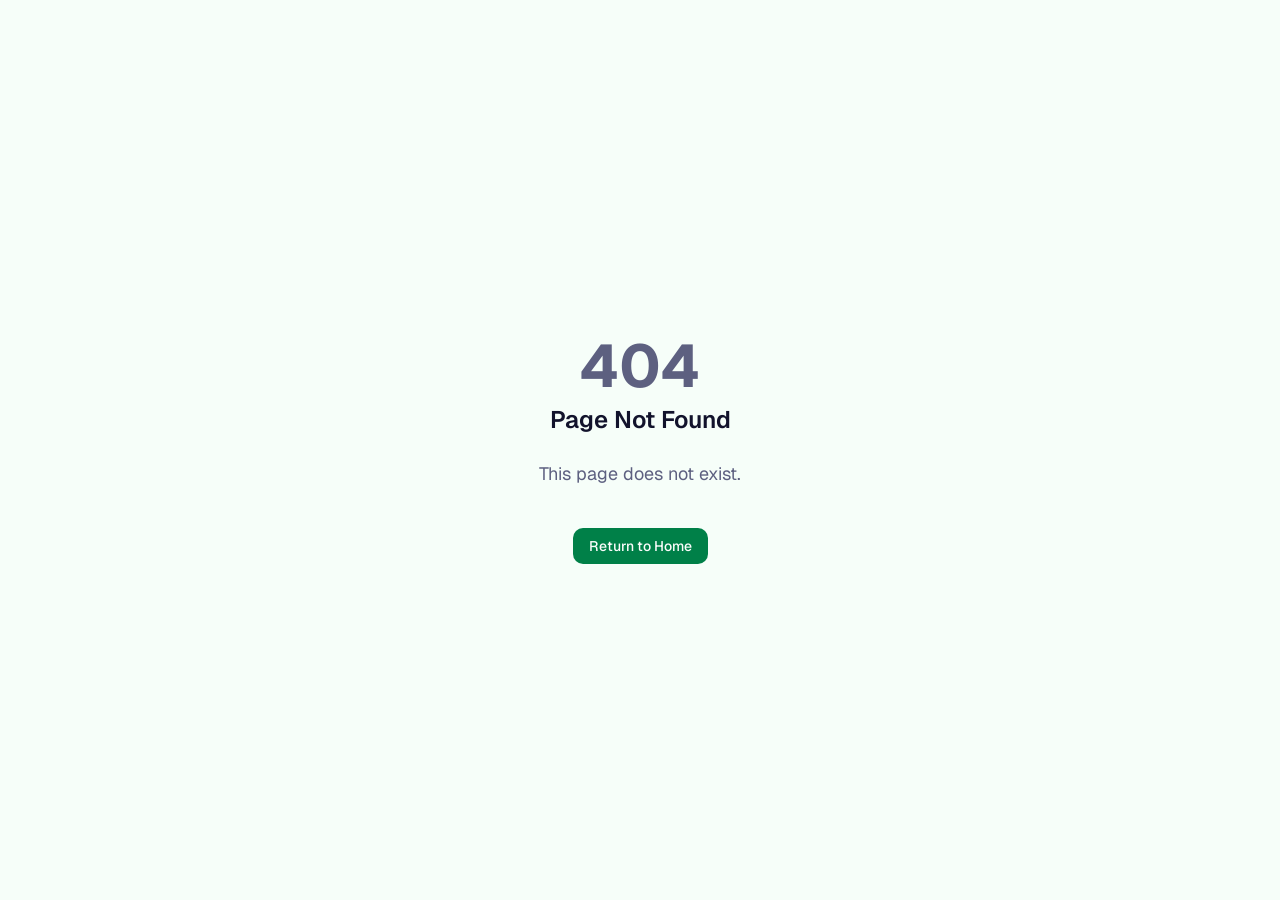
<file: app.html>
<!doctype html>
<html lang="en">
<head>
  <meta charset="UTF-8" />
  <meta name="viewport" content="width=device-width, initial-scale=1.0" />
  <title>Mawena Assets LLC</title>
  <link rel="icon" type="image/x-icon" href="/favicon.ico" />
  <link rel="icon" type="image/png" sizes="32x32" href="/favicon-32.png" />
  <link rel="apple-touch-icon" sizes="180x180" href="/favicon-180.png" />
  <meta name="theme-color" content="#0f5c5c" />
  <script>
    // Restore the original path for React Router
    (function(){
      var redirect = sessionStorage.getItem('redirect');
      if (redirect) {
        sessionStorage.removeItem('redirect');
        window.history.replaceState(null, null, redirect);
      }
    })();
    // Dark mode
    try {
      var theme = localStorage.getItem('theme');
      if (theme === 'system' || !theme) {
        theme = window.matchMedia('(prefers-color-scheme: dark)').matches ? 'dark' : 'light';
      }
      document.documentElement.classList.add(theme);
    } catch(e) {}
  </script>
  <script type="module" crossorigin src="/assets/index-CyqtdPBo.js"></script>
  <link rel="stylesheet" crossorigin href="/assets/index-DPY8oxR_.css">
</head>
<body>
  <div id="root"></div>
</body>
</html>
</file>
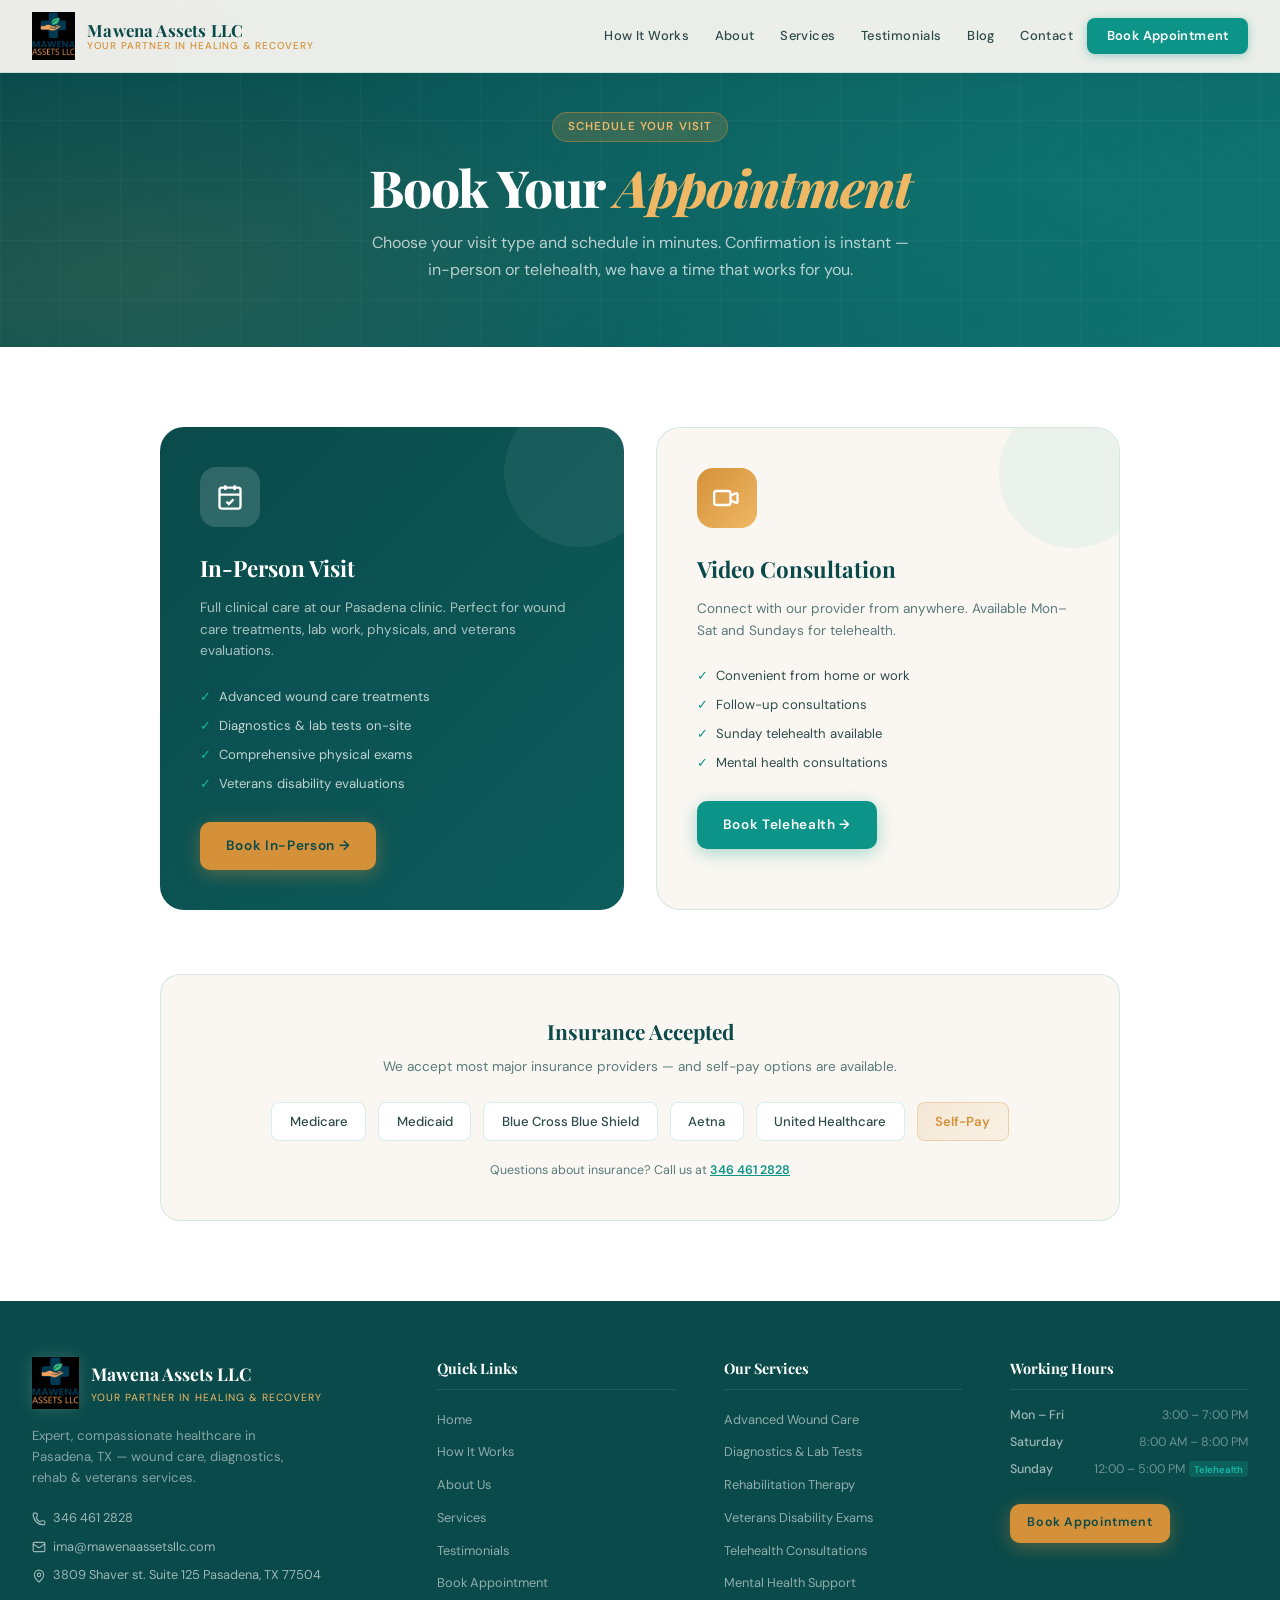
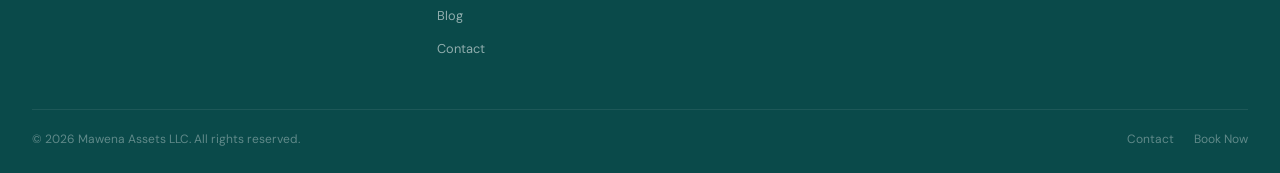
<file: booking.html>
<!doctype html>
<html lang="en">
<head>
  <meta charset="UTF-8" />
  <meta name="viewport" content="width=device-width, initial-scale=1.0" />
  <link rel="icon" type="image/x-icon" href="/favicon.ico" />
  <link rel="icon" type="image/png" sizes="32x32" href="/favicon-32.png" />
  <link rel="apple-touch-icon" sizes="180x180" href="/favicon-180.png" />
  <meta name="theme-color" content="#0a4a4a" />
  <link rel="preconnect" href="https://fonts.googleapis.com">
  <link rel="preconnect" href="https://fonts.gstatic.com" crossorigin>
  <link href="https://fonts.googleapis.com/css2?family=Playfair+Display:ital,wght@0,600;0,700;0,800;1,600&family=DM+Sans:wght@300;400;500;600&display=swap" rel="stylesheet">
  <title>Book an Appointment | Mawena Assets LLC</title>
  <meta name="description" content="Schedule your in-person or telehealth appointment with Mawena Assets LLC in Pasadena, TX. Quick online booking with instant confirmation." />
  <meta name="robots" content="index, follow" />
  <link rel="canonical" href="https://mawenaassets.com/booking.html" />
  <meta property="og:type" content="website" /><meta property="og:url" content="https://mawenaassets.com/booking.html" />
  <meta property="og:title" content="Book an Appointment | Mawena Assets LLC" /><meta property="og:description" content="Schedule your in-person or telehealth appointment with Mawena Assets LLC in Pasadena, TX. Quick online booking with instant confirmation." />
  <meta property="og:image" content="https://mawenaassets.com/logo.webp" />
  <meta name="twitter:card" content="summary_large_image" /><meta name="twitter:image" content="https://mawenaassets.com/logo.webp" />

  <style>
    *,*::before,*::after{box-sizing:border-box;margin:0;padding:0}
    :root{
      --teal-deep:#0a4a4a;--teal-mid:#0f6b6b;--teal-brand:#0d9488;
      --teal-light:#14b8a6;--gold:#d4913a;--gold-light:#f0b865;
      --cream:#faf7f2;--white:#ffffff;--text-dark:#0d1f1f;
      --text-mid:#2d4a4a;--text-muted:#5a7a7a;
      --border:rgba(13,148,136,0.15);
      --shadow-sm:0 2px 12px rgba(10,74,74,0.08);
      --shadow-md:0 8px 32px rgba(10,74,74,0.12);
      --shadow-lg:0 20px 60px rgba(10,74,74,0.18);
    }
    html{scroll-behavior:smooth}
    body{font-family:'DM Sans',sans-serif;background:var(--cream);color:var(--text-dark);line-height:1.6;overflow-x:hidden}

    /* NAV */
    .nav{position:fixed;top:0;left:0;right:0;z-index:100;background:rgba(250,247,242,0.94);backdrop-filter:blur(16px);border-bottom:1px solid var(--border);box-shadow:0 2px 12px rgba(10,74,74,0.06)}
    .nav-inner{max-width:1280px;margin:0 auto;padding:0 2rem;display:flex;align-items:center;justify-content:space-between;height:72px}
    .nav-logo{display:flex;align-items:center;gap:12px;text-decoration:none}
    .nav-logo img{height:48px;width:auto;object-fit:contain}
    .nav-logo-text{display:flex;flex-direction:column;line-height:1.15}
    .nav-logo-text .brand{font-family:'Playfair Display',serif;font-size:1.05rem;font-weight:700;color:var(--teal-deep);letter-spacing:0.01em}
    .nav-logo-text .slogan{font-size:0.62rem;font-weight:500;letter-spacing:0.1em;color:var(--gold);text-transform:uppercase}
    .nav-links{display:flex;align-items:center;gap:0.2rem}
    .nav-links a{font-size:0.81rem;font-weight:500;letter-spacing:0.03em;color:var(--text-mid);text-decoration:none;padding:0.45rem 0.7rem;border-radius:6px;transition:all .2s}
    .nav-links a:hover,.nav-links a.active{color:var(--teal-brand);background:rgba(13,148,136,0.07)}
    .nav-book{background:var(--teal-brand)!important;color:white!important;padding:0.5rem 1.2rem!important;border-radius:8px!important;font-weight:600!important;box-shadow:0 2px 10px rgba(13,148,136,0.35)!important}
    .nav-book:hover{background:var(--teal-mid)!important;transform:translateY(-1px)!important;box-shadow:0 4px 18px rgba(13,148,136,0.45)!important}
    .hamburger{display:none;background:none;border:none;cursor:pointer;color:var(--teal-deep);padding:4px}
    .mobile-nav{display:none;position:fixed;top:72px;left:0;right:0;background:var(--cream);border-bottom:1px solid var(--border);padding:1rem 1.5rem;flex-direction:column;gap:.25rem;box-shadow:var(--shadow-md);z-index:99}
    .mobile-nav.open{display:flex}
    .mobile-nav a{font-size:.88rem;font-weight:500;color:var(--text-mid);text-decoration:none;padding:.55rem .75rem;border-radius:6px;transition:all .2s}
    .mobile-nav a:hover{color:var(--teal-brand);background:rgba(13,148,136,0.07)}
    .mobile-nav .nav-book{color:white!important;text-align:center;margin-top:.25rem}

    /* PAGE HEADER */
    .page-hero{padding:7rem 2rem 4rem;background:linear-gradient(135deg,var(--teal-deep) 0%,#0d5c5c 50%,#0f7070 100%);position:relative;overflow:hidden}
    .page-hero::before{content:'';position:absolute;inset:0;background:radial-gradient(ellipse 60% 80% at 80% 50%,rgba(13,148,136,0.25),transparent),radial-gradient(ellipse 40% 60% at 10% 80%,rgba(212,145,58,0.12),transparent)}
    .page-hero-grid{position:absolute;inset:0;opacity:.04;background-image:linear-gradient(rgba(255,255,255,.8) 1px,transparent 1px),linear-gradient(90deg,rgba(255,255,255,.8) 1px,transparent 1px);background-size:60px 60px}
    .page-hero-inner{position:relative;z-index:1;max-width:1280px;margin:0 auto;text-align:center}
    .page-hero-badge{display:inline-flex;align-items:center;gap:8px;background:rgba(212,145,58,0.2);border:1px solid rgba(212,145,58,0.45);color:var(--gold-light);border-radius:100px;padding:.3rem .9rem;font-size:.72rem;font-weight:600;letter-spacing:.1em;text-transform:uppercase;margin-bottom:1rem}
    .page-hero h1{font-family:'Playfair Display',serif;font-size:clamp(2rem,4vw,3.2rem);font-weight:800;color:white;margin-bottom:.75rem;line-height:1.15;letter-spacing:-.02em}
    .page-hero h1 em{font-style:italic;color:var(--gold-light)}
    .page-hero p{font-size:1rem;color:rgba(255,255,255,.7);max-width:540px;margin:0 auto;line-height:1.7}

    /* LAYOUT */
    section{padding:5rem 2rem}
    .inner{max-width:1280px;margin:0 auto}
    .section-label{display:inline-block;font-size:.72rem;font-weight:700;letter-spacing:.15em;text-transform:uppercase;color:var(--teal-brand);margin-bottom:.6rem}
    .section-title{font-family:'Playfair Display',serif;font-size:clamp(1.8rem,3vw,2.6rem);font-weight:700;line-height:1.2;color:var(--teal-deep);margin-bottom:.9rem;letter-spacing:-.02em}
    .section-title em{font-style:italic;color:var(--teal-brand)}
    .section-desc{font-size:.97rem;color:var(--text-muted);max-width:540px;line-height:1.75;margin-bottom:2.5rem}

    /* BUTTONS */
    .btn{display:inline-flex;align-items:center;gap:8px;font-weight:600;font-size:.85rem;letter-spacing:.05em;padding:.8rem 1.6rem;border-radius:10px;text-decoration:none;transition:all .25s;cursor:pointer;border:none}
    .btn-primary{background:var(--gold);color:var(--teal-deep);box-shadow:0 4px 18px rgba(212,145,58,0.38)}
    .btn-primary:hover{background:var(--gold-light);transform:translateY(-2px);box-shadow:0 8px 26px rgba(212,145,58,0.48)}
    .btn-teal{background:var(--teal-brand);color:white;box-shadow:0 4px 18px rgba(13,148,136,0.35)}
    .btn-teal:hover{background:var(--teal-mid);transform:translateY(-2px)}
    .btn-outline{background:transparent;color:var(--teal-brand);border:1.5px solid var(--teal-brand)}
    .btn-outline:hover{background:var(--teal-brand);color:white;transform:translateY(-2px)}
    .btn-ghost{background:rgba(255,255,255,.1);color:white;border:1px solid rgba(255,255,255,.25)}
    .btn-ghost:hover{background:rgba(255,255,255,.18);transform:translateY(-2px)}

    /* CARDS */
    .card{background:white;border:1px solid var(--border);border-radius:16px;padding:2rem;transition:all .3s}
    .card:hover{box-shadow:var(--shadow-md);transform:translateY(-3px)}
    .card-cream{background:var(--cream)}

    /* CHECK ITEM */
    .check-item{display:flex;align-items:flex-start;gap:10px;margin-bottom:.75rem}
    .check-dot{width:20px;height:20px;border-radius:50%;background:linear-gradient(135deg,var(--teal-brand),var(--teal-light));display:flex;align-items:center;justify-content:center;flex-shrink:0;margin-top:2px}
    .check-dot svg{width:11px;height:11px;color:white}
    .check-text{font-size:.9rem;color:var(--text-mid);line-height:1.5}

    /* ICON BOX */
    .icon-box{width:52px;height:52px;border-radius:13px;background:linear-gradient(135deg,var(--teal-brand),var(--teal-light));display:flex;align-items:center;justify-content:center;color:white;flex-shrink:0}
    .icon-box svg{width:24px;height:24px}
    .icon-box.gold{background:linear-gradient(135deg,var(--gold),var(--gold-light))}
    .icon-box.sm{width:40px;height:40px;border-radius:10px}
    .icon-box.sm svg{width:18px;height:18px}

    /* FOOTER */
    .footer{background:var(--teal-deep);padding:3.5rem 2rem 1.5rem}
    .footer-inner{max-width:1280px;margin:0 auto}
    .footer-top{display:grid;grid-template-columns:1.5fr 1fr 1fr 1fr;gap:3rem;margin-bottom:3rem}
    .footer-brand{}
    .footer-logo{display:flex;align-items:center;gap:12px;margin-bottom:1rem}
    .footer-logo img{height:52px;width:auto;filter:drop-shadow(0 0 8px rgba(255,255,255,0.15))}
    .footer-logo-text .brand{font-family:'Playfair Display',serif;font-size:1.1rem;font-weight:700;color:white;display:block}
    .footer-logo-text .slogan{font-size:.65rem;letter-spacing:.1em;text-transform:uppercase;color:var(--gold-light);display:block;margin-top:2px}
    .footer-tagline{font-size:.82rem;color:rgba(255,255,255,.5);line-height:1.6;margin-bottom:1.25rem;max-width:260px}
    .footer-contact-mini{display:flex;flex-direction:column;gap:.5rem}
    .footer-contact-mini a{font-size:.8rem;color:rgba(255,255,255,.6);text-decoration:none;transition:color .2s;display:flex;align-items:center;gap:7px}
    .footer-contact-mini a:hover{color:var(--teal-light)}
    .footer-contact-mini svg{width:14px;height:14px;flex-shrink:0}
    .footer-col h4{font-family:'Playfair Display',serif;font-size:.9rem;font-weight:700;color:white;margin-bottom:1rem;padding-bottom:.5rem;border-bottom:1px solid rgba(255,255,255,.1)}
    .footer-col ul{list-style:none;display:flex;flex-direction:column;gap:.45rem}
    .footer-col ul a{font-size:.8rem;color:rgba(255,255,255,.55);text-decoration:none;transition:color .2s}
    .footer-col ul a:hover{color:var(--teal-light)}
    .footer-hours{display:flex;flex-direction:column;gap:.45rem}
    .footer-hour-row{display:flex;justify-content:space-between;font-size:.78rem}
    .footer-hour-day{color:rgba(255,255,255,.6);font-weight:500}
    .footer-hour-time{color:rgba(255,255,255,.4)}
    .footer-tag{font-size:.6rem;background:rgba(20,184,166,.2);color:var(--teal-light);border-radius:3px;padding:.1rem .3rem;font-weight:600;margin-left:4px}
    .footer-divider{border:none;border-top:1px solid rgba(255,255,255,.08);margin-bottom:1.25rem}
    .footer-bottom{display:flex;align-items:center;justify-content:space-between;flex-wrap:wrap;gap:.5rem}
    .footer-copy{font-size:.75rem;color:rgba(255,255,255,.35)}
    .footer-bottom-links{display:flex;gap:1.25rem}
    .footer-bottom-links a{font-size:.75rem;color:rgba(255,255,255,.35);text-decoration:none;transition:color .2s}
    .footer-bottom-links a:hover{color:rgba(255,255,255,.6)}

    /* ANIMATIONS */
    @keyframes fadeUp{from{opacity:0;transform:translateY(22px)}to{opacity:1;transform:translateY(0)}}
    .fu{animation:fadeUp .65s ease forwards}
    .fu1{animation-delay:.1s;opacity:0}.fu2{animation-delay:.2s;opacity:0}
    .fu3{animation-delay:.3s;opacity:0}.fu4{animation-delay:.4s;opacity:0}

    /* RESPONSIVE */
    @media(max-width:1024px){.footer-top{grid-template-columns:1fr 1fr;gap:2rem}}
    @media(max-width:768px){
      .nav-links{display:none}.hamburger{display:flex}
      section{padding:3.5rem 1.5rem}
      .footer-top{grid-template-columns:1fr}
      .footer-bottom{flex-direction:column;text-align:center}
    }
  </style>
</head>
<body>
<nav class="nav">
  <div class="nav-inner">
    <a href="/" class="nav-logo">
      <img src="/logo.webp" alt="Mawena Assets LLC logo" />
      <div class="nav-logo-text">
        <span class="brand">Mawena Assets LLC</span>
        <span class="slogan">Your Partner in Healing &amp; Recovery</span>
      </div>
    </a>
    <div class="nav-links">
      <a href="/how-it-works.html">How It Works</a>
      <a href="/about.html">About</a>
      <a href="/services.html">Services</a>
      <a href="/testimonials.html">Testimonials</a>
      <a href="/blog.html">Blog</a>
      <a href="/contact.html">Contact</a>
      <a href="https://mawenaassetsllc.setmore.com/book" target="_blank" rel="noopener" class="nav-book">Book Appointment</a>
    </div>
    <button class="hamburger" onclick="toggleNav()" aria-label="Menu">
      <svg width="24" height="24" fill="none" stroke="currentColor" stroke-width="2" viewBox="0 0 24 24"><path d="M3 12h18M3 6h18M3 18h18"/></svg>
    </button>
  </div>
</nav>
<div class="mobile-nav" id="mobileNav">
  <a href="/how-it-works.html">How It Works</a>
  <a href="/about.html">About</a>
  <a href="/services.html">Services</a>
  <a href="/testimonials.html">Testimonials</a>
  <a href="/blog.html">Blog</a>
  <a href="/contact.html">Contact</a>
  <a href="https://mawenaassetsllc.setmore.com/book" target="_blank" rel="noopener" class="nav-book">Book Appointment</a>
</div>

<div class="page-hero">
  <div class="page-hero-grid"></div>
  <div class="page-hero-inner">
    <div class="page-hero-badge fu fu1">Schedule Your Visit</div>
    <h1 class="fu fu2">Book Your <em>Appointment</em></h1>
    <p class="fu fu3">Choose your visit type and schedule in minutes. Confirmation is instant — in-person or telehealth, we have a time that works for you.</p>
  </div>
</div>

<section style="background:white">
  <div class="inner" style="max-width:960px">
    <!-- Visit type cards -->
    <div style="display:grid;grid-template-columns:1fr 1fr;gap:2rem;margin-bottom:4rem" class="book-grid">
      <a href="https://mawenaassetsllc.setmore.com/book" target="_blank" rel="noopener"
        style="background:linear-gradient(135deg,var(--teal-deep),#0d5c5c);border-radius:24px;padding:2.5rem;text-decoration:none;transition:all .3s;display:block;position:relative;overflow:hidden"
        onmouseover="this.style.transform='translateY(-4px)';this.style.boxShadow='0 20px 50px rgba(10,74,74,0.3)'"
        onmouseout="this.style.transform='';this.style.boxShadow=''">
        <div style="position:absolute;top:-30px;right:-30px;width:150px;height:150px;border-radius:50%;background:rgba(255,255,255,.06)"></div>
        <div class="icon-box" style="margin-bottom:1.5rem;background:rgba(255,255,255,.15);width:60px;height:60px;border-radius:16px">
          <svg fill="none" stroke="currentColor" stroke-width="2" viewBox="0 0 24 24" style="width:28px;height:28px"><rect x="3" y="4" width="18" height="18" rx="2"/><path d="M16 2v4M8 2v4M3 10h18"/><path d="M9 16l2 2 4-4"/></svg>
        </div>
        <h3 style="font-family:'Playfair Display',serif;font-size:1.4rem;color:white;margin-bottom:.6rem;font-weight:700">In-Person Visit</h3>
        <p style="font-size:.85rem;color:rgba(255,255,255,.65);line-height:1.6;margin-bottom:1.5rem">Full clinical care at our Pasadena clinic. Perfect for wound care treatments, lab work, physicals, and veterans evaluations.</p>
        <ul style="list-style:none;display:flex;flex-direction:column;gap:.5rem;margin-bottom:1.75rem">
          <li style="font-size:.82rem;color:rgba(255,255,255,.75);display:flex;align-items:center;gap:8px"><span style="color:var(--teal-light)">✓</span> Advanced wound care treatments</li>
          <li style="font-size:.82rem;color:rgba(255,255,255,.75);display:flex;align-items:center;gap:8px"><span style="color:var(--teal-light)">✓</span> Diagnostics &amp; lab tests on-site</li>
          <li style="font-size:.82rem;color:rgba(255,255,255,.75);display:flex;align-items:center;gap:8px"><span style="color:var(--teal-light)">✓</span> Comprehensive physical exams</li>
          <li style="font-size:.82rem;color:rgba(255,255,255,.75);display:flex;align-items:center;gap:8px"><span style="color:var(--teal-light)">✓</span> Veterans disability evaluations</li>
        </ul>
        <span class="btn btn-primary" style="display:inline-flex">Book In-Person →</span>
      </a>

      <a href="https://mawenaassetsllc.setmore.com/book" target="_blank" rel="noopener"
        style="background:var(--cream);border:1.5px solid var(--border);border-radius:24px;padding:2.5rem;text-decoration:none;transition:all .3s;display:block;position:relative;overflow:hidden"
        onmouseover="this.style.transform='translateY(-4px)';this.style.boxShadow='var(--shadow-md)';this.style.borderColor='rgba(13,148,136,.4)'"
        onmouseout="this.style.transform='';this.style.boxShadow='';this.style.borderColor='var(--border)'">
        <div style="position:absolute;top:-30px;right:-30px;width:150px;height:150px;border-radius:50%;background:rgba(13,148,136,.06)"></div>
        <div class="icon-box gold" style="margin-bottom:1.5rem;width:60px;height:60px;border-radius:16px">
          <svg fill="none" stroke="currentColor" stroke-width="2" viewBox="0 0 24 24" style="width:28px;height:28px"><path d="M15 10l4.553-2.069A1 1 0 0 1 21 8.87v6.26a1 1 0 0 1-1.447.894L15 14"/><rect x="1" y="6" width="14" height="12" rx="2"/></svg>
        </div>
        <h3 style="font-family:'Playfair Display',serif;font-size:1.4rem;color:var(--teal-deep);margin-bottom:.6rem;font-weight:700">Video Consultation</h3>
        <p style="font-size:.85rem;color:var(--text-muted);line-height:1.6;margin-bottom:1.5rem">Connect with our provider from anywhere. Available Mon–Sat and Sundays for telehealth.</p>
        <ul style="list-style:none;display:flex;flex-direction:column;gap:.5rem;margin-bottom:1.75rem">
          <li style="font-size:.82rem;color:var(--text-mid);display:flex;align-items:center;gap:8px"><span style="color:var(--teal-brand)">✓</span> Convenient from home or work</li>
          <li style="font-size:.82rem;color:var(--text-mid);display:flex;align-items:center;gap:8px"><span style="color:var(--teal-brand)">✓</span> Follow-up consultations</li>
          <li style="font-size:.82rem;color:var(--text-mid);display:flex;align-items:center;gap:8px"><span style="color:var(--teal-brand)">✓</span> Sunday telehealth available</li>
          <li style="font-size:.82rem;color:var(--text-mid);display:flex;align-items:center;gap:8px"><span style="color:var(--teal-brand)">✓</span> Mental health consultations</li>
        </ul>
        <span class="btn btn-teal" style="display:inline-flex">Book Telehealth →</span>
      </a>
    </div>

    <!-- Insurance -->
    <div style="background:var(--cream);border:1px solid var(--border);border-radius:20px;padding:2.5rem;text-align:center">
      <h3 style="font-family:'Playfair Display',serif;font-size:1.3rem;color:var(--teal-deep);margin-bottom:.5rem">Insurance Accepted</h3>
      <p style="font-size:.85rem;color:var(--text-muted);margin-bottom:1.5rem">We accept most major insurance providers — and self-pay options are available.</p>
      <div style="display:flex;flex-wrap:wrap;gap:.75rem;justify-content:center">
        <span style="background:white;border:1px solid var(--border);border-radius:8px;padding:.5rem 1.1rem;font-size:.82rem;font-weight:500;color:var(--text-mid)">Medicare</span>
        <span style="background:white;border:1px solid var(--border);border-radius:8px;padding:.5rem 1.1rem;font-size:.82rem;font-weight:500;color:var(--text-mid)">Medicaid</span>
        <span style="background:white;border:1px solid var(--border);border-radius:8px;padding:.5rem 1.1rem;font-size:.82rem;font-weight:500;color:var(--text-mid)">Blue Cross Blue Shield</span>
        <span style="background:white;border:1px solid var(--border);border-radius:8px;padding:.5rem 1.1rem;font-size:.82rem;font-weight:500;color:var(--text-mid)">Aetna</span>
        <span style="background:white;border:1px solid var(--border);border-radius:8px;padding:.5rem 1.1rem;font-size:.82rem;font-weight:500;color:var(--text-mid)">United Healthcare</span>
        <span style="background:linear-gradient(135deg,rgba(212,145,58,.15),rgba(240,184,101,.1));border:1px solid rgba(212,145,58,.3);border-radius:8px;padding:.5rem 1.1rem;font-size:.82rem;font-weight:600;color:var(--gold)">Self-Pay</span>
      </div>
      <p style="font-size:.78rem;color:var(--text-muted);margin-top:1.25rem">Questions about insurance? Call us at <a href="tel:3464612828" style="color:var(--teal-brand);font-weight:600">346 461 2828</a></p>
    </div>
  </div>
</section>
<style>@media(max-width:768px){.book-grid{grid-template-columns:1fr!important}}</style>

<footer class="footer">
  <div class="footer-inner">
    <div class="footer-top">
      <div class="footer-brand">
        <div class="footer-logo">
          <img src="/logo.webp" alt="Mawena Assets LLC" />
          <div class="footer-logo-text">
            <span class="brand">Mawena Assets LLC</span>
            <span class="slogan">Your Partner in Healing &amp; Recovery</span>
          </div>
        </div>
        <p class="footer-tagline">Expert, compassionate healthcare in Pasadena, TX — wound care, diagnostics, rehab &amp; veterans services.</p>
        <div class="footer-contact-mini">
          <a href="tel:3464612828"><svg fill="none" stroke="currentColor" stroke-width="2" viewBox="0 0 24 24"><path d="M13.832 16.568a1 1 0 0 0 1.213-.303l.355-.465A2 2 0 0 1 17 15h3a2 2 0 0 1 2 2v3a2 2 0 0 1-2 2A18 18 0 0 1 2 4a2 2 0 0 1 2-2h3a2 2 0 0 1 2 2v3a2 2 0 0 1-.8 1.6l-.468.351a1 1 0 0 0-.292 1.233 14 14 0 0 0 6.392 6.384"/></svg>346 461 2828</a>
          <a href="mailto:ima@mawenaassetsllc.com"><svg fill="none" stroke="currentColor" stroke-width="2" viewBox="0 0 24 24"><path d="m22 7-8.991 5.727a2 2 0 0 1-2.009 0L2 7"/><rect x="2" y="4" width="20" height="16" rx="2"/></svg>ima@mawenaassetsllc.com</a>
          <a href="#"><svg fill="none" stroke="currentColor" stroke-width="2" viewBox="0 0 24 24"><path d="M20 10c0 4.993-5.539 10.193-7.399 11.799a1 1 0 0 1-1.202 0C9.539 20.193 4 14.993 4 10a8 8 0 0 1 16 0"/><circle cx="12" cy="10" r="3"/></svg>3809 Shaver st. Suite 125  Pasadena, TX 77504</a>
        </div>
      </div>
      <div class="footer-col">
        <h4>Quick Links</h4>
        <ul>
          <li><a href="/">Home</a></li>
          <li><a href="/how-it-works.html">How It Works</a></li>
          <li><a href="/about.html">About Us</a></li>
          <li><a href="/services.html">Services</a></li>
          <li><a href="/testimonials.html">Testimonials</a></li>
          <li><a href="/booking.html">Book Appointment</a></li>
          <li><a href="/blog.html">Blog</a></li>
          <li><a href="/contact.html">Contact</a></li>
        </ul>
      </div>
      <div class="footer-col">
        <h4>Our Services</h4>
        <ul>
          <li><a href="/services.html">Advanced Wound Care</a></li>
          <li><a href="/services.html">Diagnostics &amp; Lab Tests</a></li>
          <li><a href="/services.html">Rehabilitation Therapy</a></li>
          <li><a href="/services.html">Veterans Disability Exams</a></li>
          <li><a href="/services.html">Telehealth Consultations</a></li>
          <li><a href="/services.html">Mental Health Support</a></li>
        </ul>
      </div>
      <div class="footer-col">
        <h4>Working Hours</h4>
        <div class="footer-hours">
          <div class="footer-hour-row"><span class="footer-hour-day">Mon – Fri</span><span class="footer-hour-time">3:00 – 7:00 PM</span></div>
          <div class="footer-hour-row"><span class="footer-hour-day">Saturday</span><span class="footer-hour-time">8:00 AM – 8:00 PM</span></div>
          <div class="footer-hour-row"><span class="footer-hour-day">Sunday</span><span class="footer-hour-time">12:00 – 5:00 PM<span class="footer-tag">Telehealth</span></span></div>
        </div>
        <div style="margin-top:1.5rem">
          <a href="https://mawenaassetsllc.setmore.com/book" target="_blank" rel="noopener" class="btn btn-primary" style="font-size:.78rem;padding:.6rem 1.1rem">Book Appointment</a>
        </div>
      </div>
    </div>
    <hr class="footer-divider"/>
    <div class="footer-bottom">
      <span class="footer-copy">&copy; <span class="yr"></span> Mawena Assets LLC. All rights reserved.</span>
      <div class="footer-bottom-links">
        <a href="/contact.html">Contact</a>
        <a href="/booking.html">Book Now</a>
      </div>
    </div>
  </div>
</footer>
<script>
  document.querySelectorAll('.yr').forEach(el=>el.textContent=new Date().getFullYear());
  function toggleNav(){document.getElementById('mobileNav').classList.toggle('open')}
  // Highlight active nav link
  var path=window.location.pathname;
  document.querySelectorAll('.nav-links a,.mobile-nav a').forEach(a=>{
    if(a.getAttribute('href')===path)a.classList.add('active');
  });
</script>
</body>
</html>
</file>
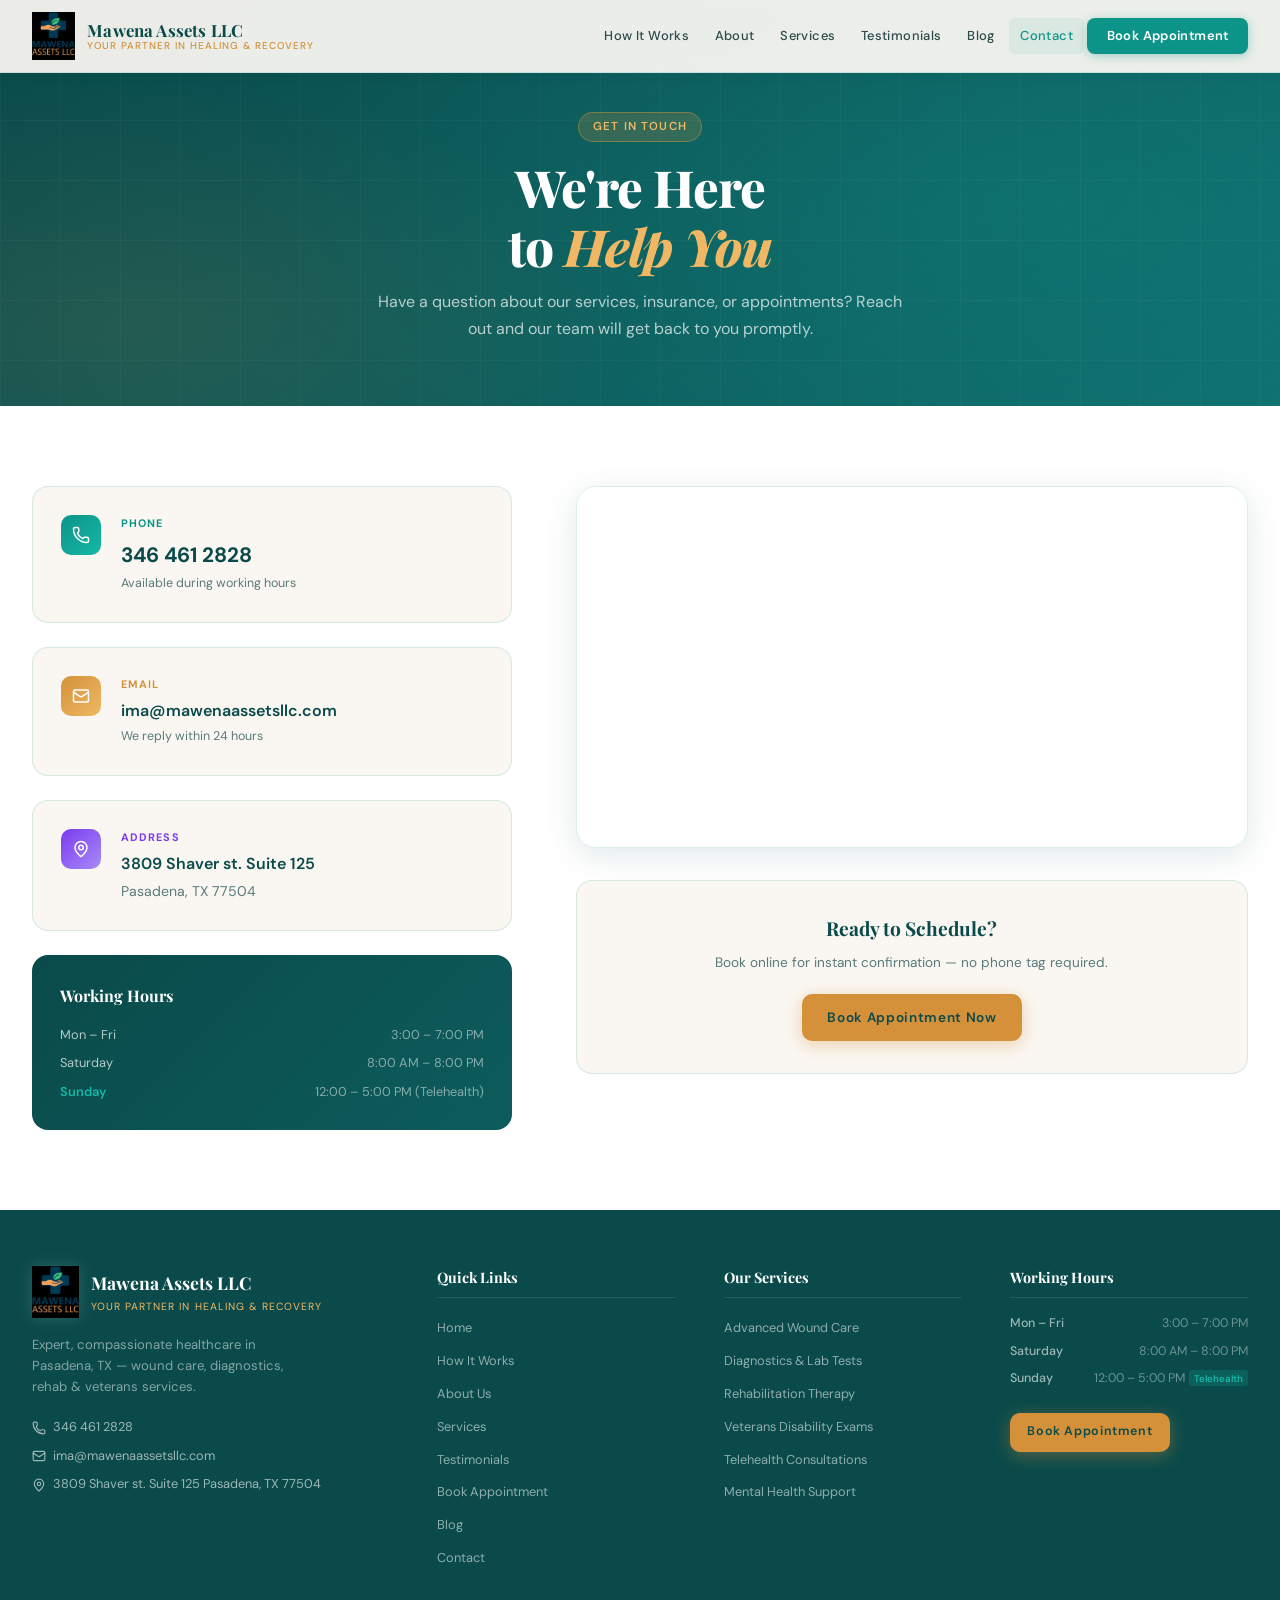
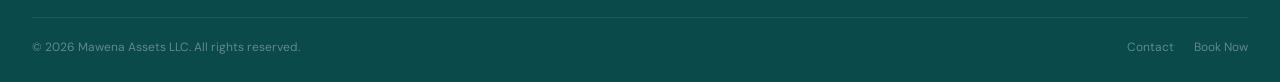
<file: contact.html>
<!doctype html>
<html lang="en">
<head>
  <meta charset="UTF-8" />
  <meta name="viewport" content="width=device-width, initial-scale=1.0" />
  <link rel="icon" type="image/x-icon" href="/favicon.ico" />
  <link rel="icon" type="image/png" sizes="32x32" href="/favicon-32.png" />
  <link rel="apple-touch-icon" sizes="180x180" href="/favicon-180.png" />
  <meta name="theme-color" content="#0a4a4a" />
  <link rel="preconnect" href="https://fonts.googleapis.com">
  <link rel="preconnect" href="https://fonts.gstatic.com" crossorigin>
  <link href="https://fonts.googleapis.com/css2?family=Playfair+Display:ital,wght@0,600;0,700;0,800;1,600&family=DM+Sans:wght@300;400;500;600&display=swap" rel="stylesheet">
  <title>Contact Us | Mawena Assets LLC</title>
  <meta name="description" content="Get in touch with Mawena Assets LLC in pasadena, TX. Call 346 461 2828 or email ima@mawenaassetsllc.com. Expert wound care and health services." />
  <meta name="robots" content="index, follow" />
  <link rel="canonical" href="https://mawenaassets.com/contact.html" />
  <meta property="og:type" content="website" /><meta property="og:url" content="https://mawenaassets.com/contact.html" />
  <meta property="og:title" content="Contact Us | Mawena Assets LLC" /><meta property="og:description" content="Get in touch with Mawena Assets LLC in Pasadena, TX. Call 346 461 2828 or email ima@mawenaassetsllc.com. Expert wound care and health services." />
  <meta property="og:image" content="https://mawenaassets.com/logo.webp" />
  <meta name="twitter:card" content="summary_large_image" /><meta name="twitter:image" content="https://mawenaassets.com/logo.webp" />

  <style>
    *,*::before,*::after{box-sizing:border-box;margin:0;padding:0}
    :root{
      --teal-deep:#0a4a4a;--teal-mid:#0f6b6b;--teal-brand:#0d9488;
      --teal-light:#14b8a6;--gold:#d4913a;--gold-light:#f0b865;
      --cream:#faf7f2;--white:#ffffff;--text-dark:#0d1f1f;
      --text-mid:#2d4a4a;--text-muted:#5a7a7a;
      --border:rgba(13,148,136,0.15);
      --shadow-sm:0 2px 12px rgba(10,74,74,0.08);
      --shadow-md:0 8px 32px rgba(10,74,74,0.12);
      --shadow-lg:0 20px 60px rgba(10,74,74,0.18);
    }
    html{scroll-behavior:smooth}
    body{font-family:'DM Sans',sans-serif;background:var(--cream);color:var(--text-dark);line-height:1.6;overflow-x:hidden}

    /* NAV */
    .nav{position:fixed;top:0;left:0;right:0;z-index:100;background:rgba(250,247,242,0.94);backdrop-filter:blur(16px);border-bottom:1px solid var(--border);box-shadow:0 2px 12px rgba(10,74,74,0.06)}
    .nav-inner{max-width:1280px;margin:0 auto;padding:0 2rem;display:flex;align-items:center;justify-content:space-between;height:72px}
    .nav-logo{display:flex;align-items:center;gap:12px;text-decoration:none}
    .nav-logo img{height:48px;width:auto;object-fit:contain}
    .nav-logo-text{display:flex;flex-direction:column;line-height:1.15}
    .nav-logo-text .brand{font-family:'Playfair Display',serif;font-size:1.05rem;font-weight:700;color:var(--teal-deep);letter-spacing:0.01em}
    .nav-logo-text .slogan{font-size:0.62rem;font-weight:500;letter-spacing:0.1em;color:var(--gold);text-transform:uppercase}
    .nav-links{display:flex;align-items:center;gap:0.2rem}
    .nav-links a{font-size:0.81rem;font-weight:500;letter-spacing:0.03em;color:var(--text-mid);text-decoration:none;padding:0.45rem 0.7rem;border-radius:6px;transition:all .2s}
    .nav-links a:hover,.nav-links a.active{color:var(--teal-brand);background:rgba(13,148,136,0.07)}
    .nav-book{background:var(--teal-brand)!important;color:white!important;padding:0.5rem 1.2rem!important;border-radius:8px!important;font-weight:600!important;box-shadow:0 2px 10px rgba(13,148,136,0.35)!important}
    .nav-book:hover{background:var(--teal-mid)!important;transform:translateY(-1px)!important;box-shadow:0 4px 18px rgba(13,148,136,0.45)!important}
    .hamburger{display:none;background:none;border:none;cursor:pointer;color:var(--teal-deep);padding:4px}
    .mobile-nav{display:none;position:fixed;top:72px;left:0;right:0;background:var(--cream);border-bottom:1px solid var(--border);padding:1rem 1.5rem;flex-direction:column;gap:.25rem;box-shadow:var(--shadow-md);z-index:99}
    .mobile-nav.open{display:flex}
    .mobile-nav a{font-size:.88rem;font-weight:500;color:var(--text-mid);text-decoration:none;padding:.55rem .75rem;border-radius:6px;transition:all .2s}
    .mobile-nav a:hover{color:var(--teal-brand);background:rgba(13,148,136,0.07)}
    .mobile-nav .nav-book{color:white!important;text-align:center;margin-top:.25rem}

    /* PAGE HEADER */
    .page-hero{padding:7rem 2rem 4rem;background:linear-gradient(135deg,var(--teal-deep) 0%,#0d5c5c 50%,#0f7070 100%);position:relative;overflow:hidden}
    .page-hero::before{content:'';position:absolute;inset:0;background:radial-gradient(ellipse 60% 80% at 80% 50%,rgba(13,148,136,0.25),transparent),radial-gradient(ellipse 40% 60% at 10% 80%,rgba(212,145,58,0.12),transparent)}
    .page-hero-grid{position:absolute;inset:0;opacity:.04;background-image:linear-gradient(rgba(255,255,255,.8) 1px,transparent 1px),linear-gradient(90deg,rgba(255,255,255,.8) 1px,transparent 1px);background-size:60px 60px}
    .page-hero-inner{position:relative;z-index:1;max-width:1280px;margin:0 auto;text-align:center}
    .page-hero-badge{display:inline-flex;align-items:center;gap:8px;background:rgba(212,145,58,0.2);border:1px solid rgba(212,145,58,0.45);color:var(--gold-light);border-radius:100px;padding:.3rem .9rem;font-size:.72rem;font-weight:600;letter-spacing:.1em;text-transform:uppercase;margin-bottom:1rem}
    .page-hero h1{font-family:'Playfair Display',serif;font-size:clamp(2rem,4vw,3.2rem);font-weight:800;color:white;margin-bottom:.75rem;line-height:1.15;letter-spacing:-.02em}
    .page-hero h1 em{font-style:italic;color:var(--gold-light)}
    .page-hero p{font-size:1rem;color:rgba(255,255,255,.7);max-width:540px;margin:0 auto;line-height:1.7}

    /* LAYOUT */
    section{padding:5rem 2rem}
    .inner{max-width:1280px;margin:0 auto}
    .section-label{display:inline-block;font-size:.72rem;font-weight:700;letter-spacing:.15em;text-transform:uppercase;color:var(--teal-brand);margin-bottom:.6rem}
    .section-title{font-family:'Playfair Display',serif;font-size:clamp(1.8rem,3vw,2.6rem);font-weight:700;line-height:1.2;color:var(--teal-deep);margin-bottom:.9rem;letter-spacing:-.02em}
    .section-title em{font-style:italic;color:var(--teal-brand)}
    .section-desc{font-size:.97rem;color:var(--text-muted);max-width:540px;line-height:1.75;margin-bottom:2.5rem}

    /* BUTTONS */
    .btn{display:inline-flex;align-items:center;gap:8px;font-weight:600;font-size:.85rem;letter-spacing:.05em;padding:.8rem 1.6rem;border-radius:10px;text-decoration:none;transition:all .25s;cursor:pointer;border:none}
    .btn-primary{background:var(--gold);color:var(--teal-deep);box-shadow:0 4px 18px rgba(212,145,58,0.38)}
    .btn-primary:hover{background:var(--gold-light);transform:translateY(-2px);box-shadow:0 8px 26px rgba(212,145,58,0.48)}
    .btn-teal{background:var(--teal-brand);color:white;box-shadow:0 4px 18px rgba(13,148,136,0.35)}
    .btn-teal:hover{background:var(--teal-mid);transform:translateY(-2px)}
    .btn-outline{background:transparent;color:var(--teal-brand);border:1.5px solid var(--teal-brand)}
    .btn-outline:hover{background:var(--teal-brand);color:white;transform:translateY(-2px)}
    .btn-ghost{background:rgba(255,255,255,.1);color:white;border:1px solid rgba(255,255,255,.25)}
    .btn-ghost:hover{background:rgba(255,255,255,.18);transform:translateY(-2px)}

    /* CARDS */
    .card{background:white;border:1px solid var(--border);border-radius:16px;padding:2rem;transition:all .3s}
    .card:hover{box-shadow:var(--shadow-md);transform:translateY(-3px)}
    .card-cream{background:var(--cream)}

    /* CHECK ITEM */
    .check-item{display:flex;align-items:flex-start;gap:10px;margin-bottom:.75rem}
    .check-dot{width:20px;height:20px;border-radius:50%;background:linear-gradient(135deg,var(--teal-brand),var(--teal-light));display:flex;align-items:center;justify-content:center;flex-shrink:0;margin-top:2px}
    .check-dot svg{width:11px;height:11px;color:white}
    .check-text{font-size:.9rem;color:var(--text-mid);line-height:1.5}

    /* ICON BOX */
    .icon-box{width:52px;height:52px;border-radius:13px;background:linear-gradient(135deg,var(--teal-brand),var(--teal-light));display:flex;align-items:center;justify-content:center;color:white;flex-shrink:0}
    .icon-box svg{width:24px;height:24px}
    .icon-box.gold{background:linear-gradient(135deg,var(--gold),var(--gold-light))}
    .icon-box.sm{width:40px;height:40px;border-radius:10px}
    .icon-box.sm svg{width:18px;height:18px}

    /* FOOTER */
    .footer{background:var(--teal-deep);padding:3.5rem 2rem 1.5rem}
    .footer-inner{max-width:1280px;margin:0 auto}
    .footer-top{display:grid;grid-template-columns:1.5fr 1fr 1fr 1fr;gap:3rem;margin-bottom:3rem}
    .footer-brand{}
    .footer-logo{display:flex;align-items:center;gap:12px;margin-bottom:1rem}
    .footer-logo img{height:52px;width:auto;filter:drop-shadow(0 0 8px rgba(255,255,255,0.15))}
    .footer-logo-text .brand{font-family:'Playfair Display',serif;font-size:1.1rem;font-weight:700;color:white;display:block}
    .footer-logo-text .slogan{font-size:.65rem;letter-spacing:.1em;text-transform:uppercase;color:var(--gold-light);display:block;margin-top:2px}
    .footer-tagline{font-size:.82rem;color:rgba(255,255,255,.5);line-height:1.6;margin-bottom:1.25rem;max-width:260px}
    .footer-contact-mini{display:flex;flex-direction:column;gap:.5rem}
    .footer-contact-mini a{font-size:.8rem;color:rgba(255,255,255,.6);text-decoration:none;transition:color .2s;display:flex;align-items:center;gap:7px}
    .footer-contact-mini a:hover{color:var(--teal-light)}
    .footer-contact-mini svg{width:14px;height:14px;flex-shrink:0}
    .footer-col h4{font-family:'Playfair Display',serif;font-size:.9rem;font-weight:700;color:white;margin-bottom:1rem;padding-bottom:.5rem;border-bottom:1px solid rgba(255,255,255,.1)}
    .footer-col ul{list-style:none;display:flex;flex-direction:column;gap:.45rem}
    .footer-col ul a{font-size:.8rem;color:rgba(255,255,255,.55);text-decoration:none;transition:color .2s}
    .footer-col ul a:hover{color:var(--teal-light)}
    .footer-hours{display:flex;flex-direction:column;gap:.45rem}
    .footer-hour-row{display:flex;justify-content:space-between;font-size:.78rem}
    .footer-hour-day{color:rgba(255,255,255,.6);font-weight:500}
    .footer-hour-time{color:rgba(255,255,255,.4)}
    .footer-tag{font-size:.6rem;background:rgba(20,184,166,.2);color:var(--teal-light);border-radius:3px;padding:.1rem .3rem;font-weight:600;margin-left:4px}
    .footer-divider{border:none;border-top:1px solid rgba(255,255,255,.08);margin-bottom:1.25rem}
    .footer-bottom{display:flex;align-items:center;justify-content:space-between;flex-wrap:wrap;gap:.5rem}
    .footer-copy{font-size:.75rem;color:rgba(255,255,255,.35)}
    .footer-bottom-links{display:flex;gap:1.25rem}
    .footer-bottom-links a{font-size:.75rem;color:rgba(255,255,255,.35);text-decoration:none;transition:color .2s}
    .footer-bottom-links a:hover{color:rgba(255,255,255,.6)}

    /* ANIMATIONS */
    @keyframes fadeUp{from{opacity:0;transform:translateY(22px)}to{opacity:1;transform:translateY(0)}}
    .fu{animation:fadeUp .65s ease forwards}
    .fu1{animation-delay:.1s;opacity:0}.fu2{animation-delay:.2s;opacity:0}
    .fu3{animation-delay:.3s;opacity:0}.fu4{animation-delay:.4s;opacity:0}

    /* RESPONSIVE */
    @media(max-width:1024px){.footer-top{grid-template-columns:1fr 1fr;gap:2rem}}
    @media(max-width:768px){
      .nav-links{display:none}.hamburger{display:flex}
      section{padding:3.5rem 1.5rem}
      .footer-top{grid-template-columns:1fr}
      .footer-bottom{flex-direction:column;text-align:center}
    }
  </style>
</head>
<body>
<nav class="nav">
  <div class="nav-inner">
    <a href="/" class="nav-logo">
      <img src="/logo.webp" alt="Mawena Assets LLC logo" />
      <div class="nav-logo-text">
        <span class="brand">Mawena Assets LLC</span>
        <span class="slogan">Your Partner in Healing &amp; Recovery</span>
      </div>
    </a>
    <div class="nav-links">
      <a href="/how-it-works.html">How It Works</a>
      <a href="/about.html">About</a>
      <a href="/services.html">Services</a>
      <a href="/testimonials.html">Testimonials</a>
      <a href="/blog.html">Blog</a>
      <a href="/contact.html">Contact</a>
      <a href="https://mawenaassetsllc.setmore.com/book" target="_blank" rel="noopener" class="nav-book">Book Appointment</a>
    </div>
    <button class="hamburger" onclick="toggleNav()" aria-label="Menu">
      <svg width="24" height="24" fill="none" stroke="currentColor" stroke-width="2" viewBox="0 0 24 24"><path d="M3 12h18M3 6h18M3 18h18"/></svg>
    </button>
  </div>
</nav>
<div class="mobile-nav" id="mobileNav">
  <a href="/how-it-works.html">How It Works</a>
  <a href="/about.html">About</a>
  <a href="/services.html">Services</a>
  <a href="/testimonials.html">Testimonials</a>
  <a href="/blog.html">Blog</a>
  <a href="/contact.html">Contact</a>
  <a href="https://mawenaassetsllc.setmore.com/book" target="_blank" rel="noopener" class="nav-book">Book Appointment</a>
</div>

<div class="page-hero">
  <div class="page-hero-grid"></div>
  <div class="page-hero-inner">
    <div class="page-hero-badge fu fu1">Get in Touch</div>
    <h1 class="fu fu2">We're Here<br>to <em>Help You</em></h1>
    <p class="fu fu3">Have a question about our services, insurance, or appointments? Reach out and our team will get back to you promptly.</p>
  </div>
</div>

<section style="background:white">
  <div class="inner" style="display:grid;grid-template-columns:1fr 1.4fr;gap:4rem;align-items:start" class="contact-grid">

    <!-- Left: contact info -->
    <div style="display:flex;flex-direction:column;gap:1.5rem">
      <div style="background:var(--cream);border:1px solid var(--border);border-radius:16px;padding:1.75rem;display:flex;gap:1.25rem;align-items:flex-start">
        <div class="icon-box sm"><svg fill="none" stroke="currentColor" stroke-width="2" viewBox="0 0 24 24"><path d="M13.832 16.568a1 1 0 0 0 1.213-.303l.355-.465A2 2 0 0 1 17 15h3a2 2 0 0 1 2 2v3a2 2 0 0 1-2 2A18 18 0 0 1 2 4a2 2 0 0 1 2-2h3a2 2 0 0 1 2 2v3a2 2 0 0 1-.8 1.6l-.468.351a1 1 0 0 0-.292 1.233 14 14 0 0 0 6.392 6.384"/></svg></div>
        <div>
          <div style="font-size:.68rem;font-weight:700;letter-spacing:.1em;text-transform:uppercase;color:var(--teal-brand);margin-bottom:.3rem">Phone</div>
          <a href="tel:3464612828" style="font-size:1.3rem;font-weight:700;color:var(--teal-deep);text-decoration:none;display:block;margin-bottom:.2rem">346 461 2828</a>
          <p style="font-size:.78rem;color:var(--text-muted)">Available during working hours</p>
        </div>
      </div>

      <div style="background:var(--cream);border:1px solid var(--border);border-radius:16px;padding:1.75rem;display:flex;gap:1.25rem;align-items:flex-start">
        <div class="icon-box sm" style="background:linear-gradient(135deg,var(--gold),var(--gold-light))"><svg fill="none" stroke="currentColor" stroke-width="2" viewBox="0 0 24 24"><path d="m22 7-8.991 5.727a2 2 0 0 1-2.009 0L2 7"/><rect x="2" y="4" width="20" height="16" rx="2"/></svg></div>
        <div>
          <div style="font-size:.68rem;font-weight:700;letter-spacing:.1em;text-transform:uppercase;color:var(--gold);margin-bottom:.3rem">Email</div>
          <a href="mailto:ima@mawenaassetsllc.com" style="font-size:1rem;font-weight:600;color:var(--teal-deep);text-decoration:none;display:block;margin-bottom:.2rem;word-break:break-all">ima@mawenaassetsllc.com</a>
          <p style="font-size:.78rem;color:var(--text-muted)">We reply within 24 hours</p>
        </div>
      </div>

      <div style="background:var(--cream);border:1px solid var(--border);border-radius:16px;padding:1.75rem;display:flex;gap:1.25rem;align-items:flex-start">
        <div class="icon-box sm" style="background:linear-gradient(135deg,#7c3aed,#a78bfa)"><svg fill="none" stroke="currentColor" stroke-width="2" viewBox="0 0 24 24"><path d="M20 10c0 4.993-5.539 10.193-7.399 11.799a1 1 0 0 1-1.202 0C9.539 20.193 4 14.993 4 10a8 8 0 0 1 16 0"/><circle cx="12" cy="10" r="3"/></svg></div>
        <div>
          <div style="font-size:.68rem;font-weight:700;letter-spacing:.1em;text-transform:uppercase;color:#7c3aed;margin-bottom:.3rem">Address</div>
          <p style="font-size:1rem;font-weight:600;color:var(--teal-deep);margin-bottom:.2rem">3809 Shaver st. Suite 125</p>
          <p style="font-size:.88rem;color:var(--text-muted)">Pasadena, TX 77504</p>
        </div>
      </div>

      <div style="background:linear-gradient(135deg,var(--teal-deep),#0d5c5c);border-radius:16px;padding:1.75rem">
        <h4 style="font-family:'Playfair Display',serif;font-size:1rem;color:white;margin-bottom:1rem">Working Hours</h4>
        <div style="display:flex;flex-direction:column;gap:.5rem">
          <div style="display:flex;justify-content:space-between;font-size:.8rem"><span style="color:rgba(255,255,255,.7)">Mon – Fri</span><span style="color:rgba(255,255,255,.5)">3:00 – 7:00 PM</span></div>
          <div style="display:flex;justify-content:space-between;font-size:.8rem"><span style="color:rgba(255,255,255,.7)">Saturday</span><span style="color:rgba(255,255,255,.5)">8:00 AM – 8:00 PM</span></div>
          <div style="display:flex;justify-content:space-between;font-size:.8rem"><span style="color:var(--teal-light);font-weight:600">Sunday</span><span style="color:rgba(255,255,255,.5)">12:00 – 5:00 PM (Telehealth)</span></div>
        </div>
      </div>
    </div>

    <!-- Right: map + CTA -->
    <div>
      <div style="border-radius:20px;overflow:hidden;border:1px solid var(--border);margin-bottom:2rem;box-shadow:var(--shadow-md)">
        <iframe
          src="https://www.google.com/maps/embed?pb=!1m18!1m12!1m3!1d3469.0856843942644!2d-95.6358029!3d29.5997586!2m3!1f0!2f0!3f0!3m2!1i1024!2i768!4f13.1!3m3!1m2!1s0x8640e70e8c8c8c8d%3A0x1234567890abcdef!2s3809%20Shaver%20St%20Suite%20125%2C%20Pasadena%2C%20TX%2077504!5e0!3m2!1sen!2sus!4v1234567890123!5m2!1sen!2sus"
          width="100%" height="360" style="border:0;display:block" allowfullscreen loading="lazy"
          referrerpolicy="no-referrer-when-downgrade" title="Mawena Assets LLC Location">
        </iframe>
      </div>
      <div style="background:var(--cream);border:1px solid var(--border);border-radius:16px;padding:2rem;text-align:center">
        <h3 style="font-family:'Playfair Display',serif;font-size:1.2rem;color:var(--teal-deep);margin-bottom:.5rem">Ready to Schedule?</h3>
        <p style="font-size:.85rem;color:var(--text-muted);margin-bottom:1.25rem">Book online for instant confirmation — no phone tag required.</p>
        <a href="https://mawenaassetsllc.setmore.com/book" target="_blank" rel="noopener" class="btn btn-primary" style="display:inline-flex">Book Appointment Now</a>
      </div>
    </div>
  </div>
</section>
<style>@media(max-width:1024px){.inner[style*="grid-template-columns:1fr 1.4fr"]{grid-template-columns:1fr!important}}</style>

<footer class="footer">
  <div class="footer-inner">
    <div class="footer-top">
      <div class="footer-brand">
        <div class="footer-logo">
          <img src="/logo.webp" alt="Mawena Assets LLC" />
          <div class="footer-logo-text">
            <span class="brand">Mawena Assets LLC</span>
            <span class="slogan">Your Partner in Healing &amp; Recovery</span>
          </div>
        </div>
        <p class="footer-tagline">Expert, compassionate healthcare in Pasadena, TX — wound care, diagnostics, rehab &amp; veterans services.</p>
        <div class="footer-contact-mini">
          <a href="tel:3464612828"><svg fill="none" stroke="currentColor" stroke-width="2" viewBox="0 0 24 24"><path d="M13.832 16.568a1 1 0 0 0 1.213-.303l.355-.465A2 2 0 0 1 17 15h3a2 2 0 0 1 2 2v3a2 2 0 0 1-2 2A18 18 0 0 1 2 4a2 2 0 0 1 2-2h3a2 2 0 0 1 2 2v3a2 2 0 0 1-.8 1.6l-.468.351a1 1 0 0 0-.292 1.233 14 14 0 0 0 6.392 6.384"/></svg>346 461 2828</a>
          <a href="mailto:ima@mawenaassetsllc.com"><svg fill="none" stroke="currentColor" stroke-width="2" viewBox="0 0 24 24"><path d="m22 7-8.991 5.727a2 2 0 0 1-2.009 0L2 7"/><rect x="2" y="4" width="20" height="16" rx="2"/></svg>ima@mawenaassetsllc.com</a>
          <a href="#"><svg fill="none" stroke="currentColor" stroke-width="2" viewBox="0 0 24 24"><path d="M20 10c0 4.993-5.539 10.193-7.399 11.799a1 1 0 0 1-1.202 0C9.539 20.193 4 14.993 4 10a8 8 0 0 1 16 0"/><circle cx="12" cy="10" r="3"/></svg>3809 Shaver st. Suite 125  Pasadena, TX 77504</a>
        </div>
      </div>
      <div class="footer-col">
        <h4>Quick Links</h4>
        <ul>
          <li><a href="/">Home</a></li>
          <li><a href="/how-it-works.html">How It Works</a></li>
          <li><a href="/about.html">About Us</a></li>
          <li><a href="/services.html">Services</a></li>
          <li><a href="/testimonials.html">Testimonials</a></li>
          <li><a href="/booking.html">Book Appointment</a></li>
          <li><a href="/blog.html">Blog</a></li>
          <li><a href="/contact.html">Contact</a></li>
        </ul>
      </div>
      <div class="footer-col">
        <h4>Our Services</h4>
        <ul>
          <li><a href="/services.html">Advanced Wound Care</a></li>
          <li><a href="/services.html">Diagnostics &amp; Lab Tests</a></li>
          <li><a href="/services.html">Rehabilitation Therapy</a></li>
          <li><a href="/services.html">Veterans Disability Exams</a></li>
          <li><a href="/services.html">Telehealth Consultations</a></li>
          <li><a href="/services.html">Mental Health Support</a></li>
        </ul>
      </div>
      <div class="footer-col">
        <h4>Working Hours</h4>
        <div class="footer-hours">
          <div class="footer-hour-row"><span class="footer-hour-day">Mon – Fri</span><span class="footer-hour-time">3:00 – 7:00 PM</span></div>
          <div class="footer-hour-row"><span class="footer-hour-day">Saturday</span><span class="footer-hour-time">8:00 AM – 8:00 PM</span></div>
          <div class="footer-hour-row"><span class="footer-hour-day">Sunday</span><span class="footer-hour-time">12:00 – 5:00 PM<span class="footer-tag">Telehealth</span></span></div>
        </div>
        <div style="margin-top:1.5rem">
          <a href="https://mawenaassetsllc.setmore.com/book" target="_blank" rel="noopener" class="btn btn-primary" style="font-size:.78rem;padding:.6rem 1.1rem">Book Appointment</a>
        </div>
      </div>
    </div>
    <hr class="footer-divider"/>
    <div class="footer-bottom">
      <span class="footer-copy">&copy; <span class="yr"></span> Mawena Assets LLC. All rights reserved.</span>
      <div class="footer-bottom-links">
        <a href="/contact.html">Contact</a>
        <a href="/booking.html">Book Now</a>
      </div>
    </div>
  </div>
</footer>
<script>
  document.querySelectorAll('.yr').forEach(el=>el.textContent=new Date().getFullYear());
  function toggleNav(){document.getElementById('mobileNav').classList.toggle('open')}
  // Highlight active nav link
  var path=window.location.pathname;
  document.querySelectorAll('.nav-links a,.mobile-nav a').forEach(a=>{
    if(a.getAttribute('href')===path)a.classList.add('active');
  });
</script>
</body>
</html>
</file>
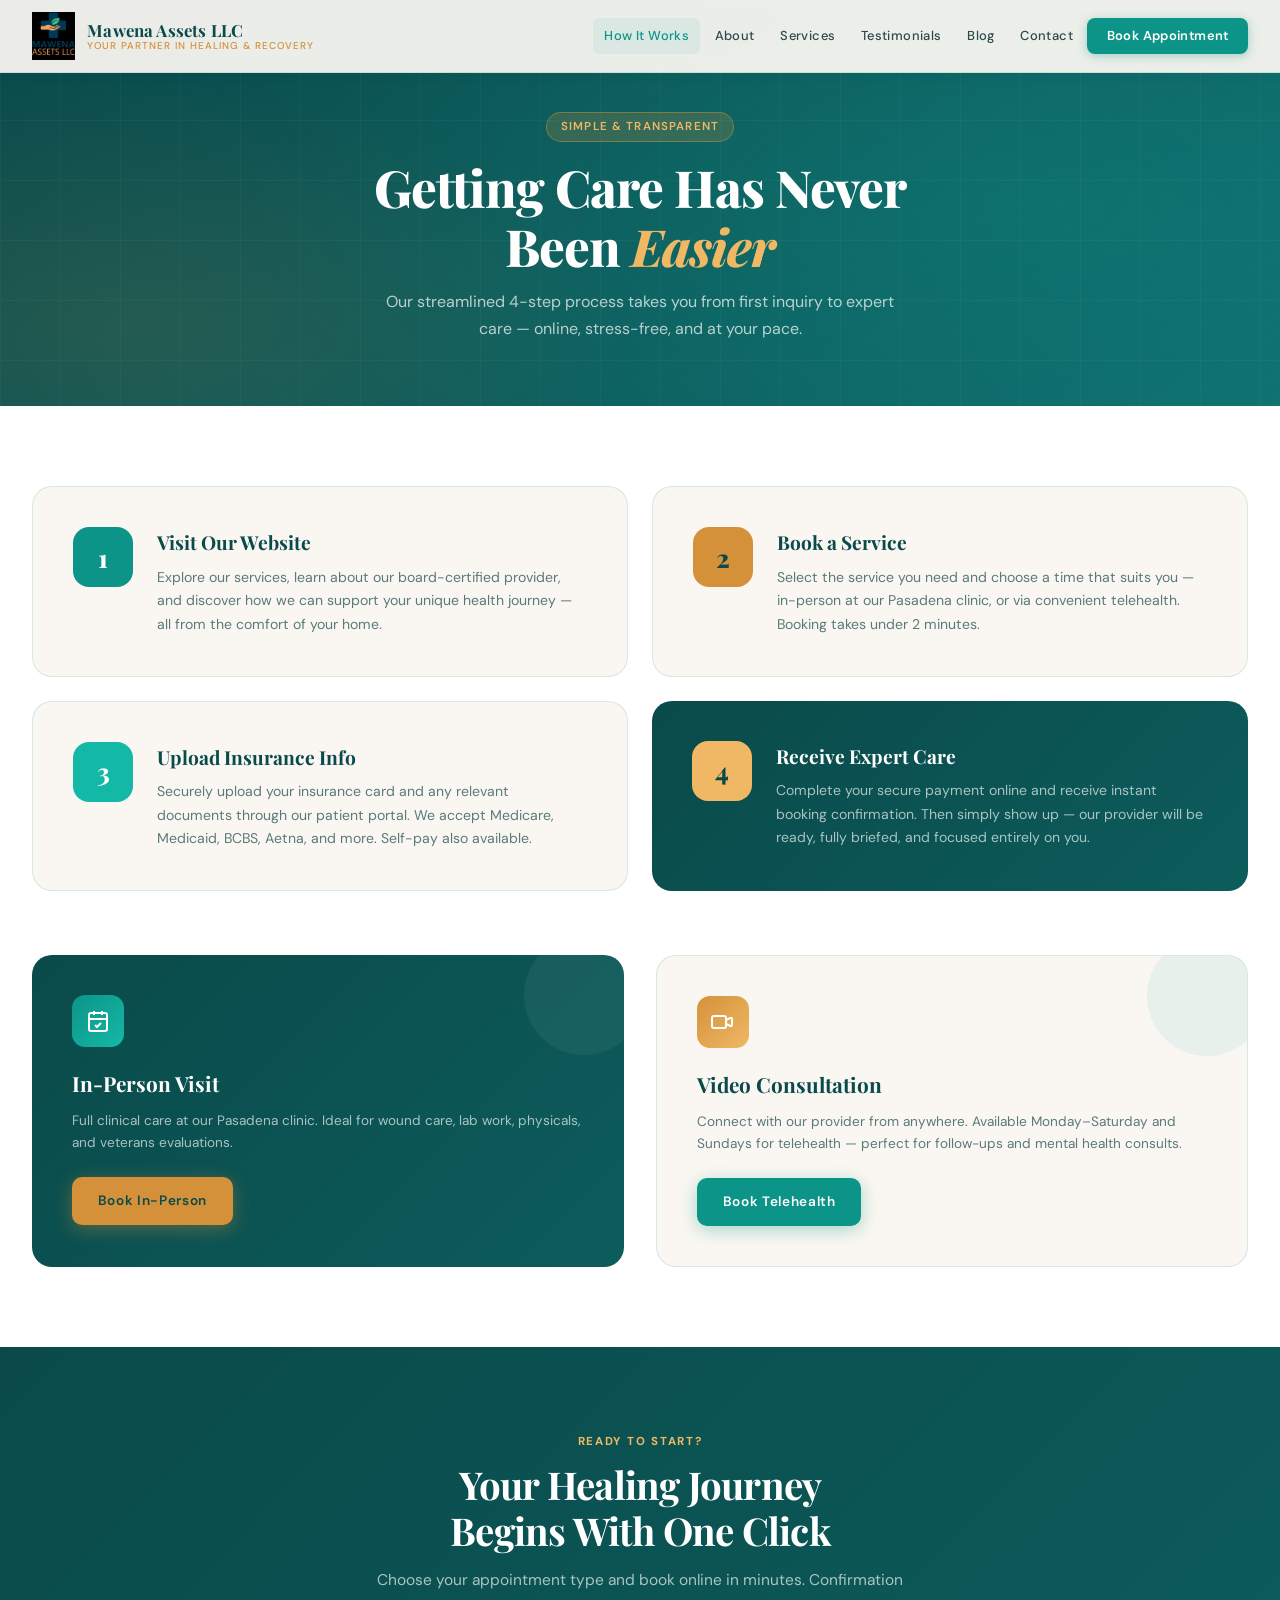
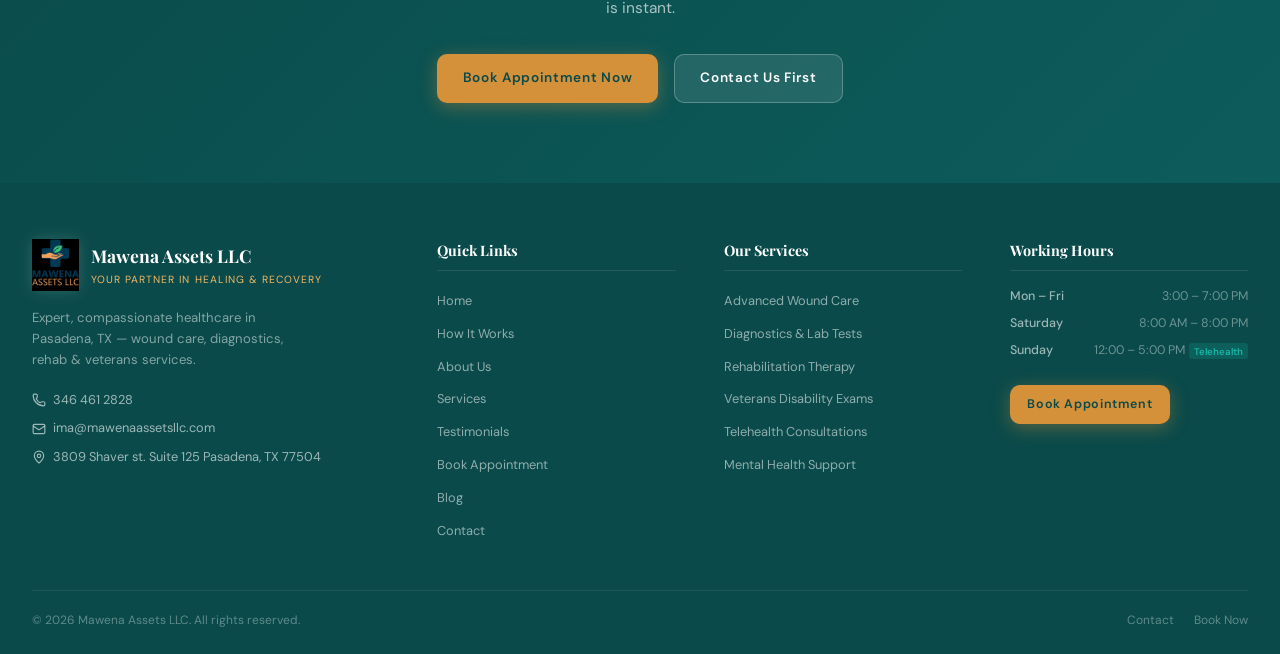
<file: how-it-works.html>
<!doctype html>
<html lang="en">
<head>
  <meta charset="UTF-8" />
  <meta name="viewport" content="width=device-width, initial-scale=1.0" />
  <link rel="icon" type="image/x-icon" href="/favicon.ico" />
  <link rel="icon" type="image/png" sizes="32x32" href="/favicon-32.png" />
  <link rel="apple-touch-icon" sizes="180x180" href="/favicon-180.png" />
  <meta name="theme-color" content="#0a4a4a" />
  <link rel="preconnect" href="https://fonts.googleapis.com">
  <link rel="preconnect" href="https://fonts.gstatic.com" crossorigin>
  <link href="https://fonts.googleapis.com/css2?family=Playfair+Display:ital,wght@0,600;0,700;0,800;1,600&family=DM+Sans:wght@300;400;500;600&display=swap" rel="stylesheet">
  <title>How It Works | Mawena Assets LLC</title>
  <meta name="description" content="Our simple 4-step process: visit, book, upload insurance, and receive expert care. In-person and telehealth options available in Pasadena, TX." />
  <meta name="robots" content="index, follow" />
  <link rel="canonical" href="https://mawenaassets.com/how-it-works.html" />
  <meta property="og:type" content="website" />
  <meta property="og:url" content="https://mawenaassets.com/how-it-works.html" />
  <meta property="og:title" content="How It Works | Mawena Assets LLC" />
  <meta property="og:description" content="Our simple 4-step process: visit, book, upload insurance, and receive expert care. In-person and telehealth options available in Pasadena, TX." />
  <meta property="og:image" content="https://mawenaassets.com/logo.webp" />
  <meta name="twitter:card" content="summary_large_image" />
  <meta name="twitter:image" content="https://mawenaassets.com/logo.webp" />

  <style>
    *,*::before,*::after{box-sizing:border-box;margin:0;padding:0}
    :root{
      --teal-deep:#0a4a4a;--teal-mid:#0f6b6b;--teal-brand:#0d9488;
      --teal-light:#14b8a6;--gold:#d4913a;--gold-light:#f0b865;
      --cream:#faf7f2;--white:#ffffff;--text-dark:#0d1f1f;
      --text-mid:#2d4a4a;--text-muted:#5a7a7a;
      --border:rgba(13,148,136,0.15);
      --shadow-sm:0 2px 12px rgba(10,74,74,0.08);
      --shadow-md:0 8px 32px rgba(10,74,74,0.12);
      --shadow-lg:0 20px 60px rgba(10,74,74,0.18);
    }
    html{scroll-behavior:smooth}
    body{font-family:'DM Sans',sans-serif;background:var(--cream);color:var(--text-dark);line-height:1.6;overflow-x:hidden}

    /* NAV */
    .nav{position:fixed;top:0;left:0;right:0;z-index:100;background:rgba(250,247,242,0.94);backdrop-filter:blur(16px);border-bottom:1px solid var(--border);box-shadow:0 2px 12px rgba(10,74,74,0.06)}
    .nav-inner{max-width:1280px;margin:0 auto;padding:0 2rem;display:flex;align-items:center;justify-content:space-between;height:72px}
    .nav-logo{display:flex;align-items:center;gap:12px;text-decoration:none}
    .nav-logo img{height:48px;width:auto;object-fit:contain}
    .nav-logo-text{display:flex;flex-direction:column;line-height:1.15}
    .nav-logo-text .brand{font-family:'Playfair Display',serif;font-size:1.05rem;font-weight:700;color:var(--teal-deep);letter-spacing:0.01em}
    .nav-logo-text .slogan{font-size:0.62rem;font-weight:500;letter-spacing:0.1em;color:var(--gold);text-transform:uppercase}
    .nav-links{display:flex;align-items:center;gap:0.2rem}
    .nav-links a{font-size:0.81rem;font-weight:500;letter-spacing:0.03em;color:var(--text-mid);text-decoration:none;padding:0.45rem 0.7rem;border-radius:6px;transition:all .2s}
    .nav-links a:hover,.nav-links a.active{color:var(--teal-brand);background:rgba(13,148,136,0.07)}
    .nav-book{background:var(--teal-brand)!important;color:white!important;padding:0.5rem 1.2rem!important;border-radius:8px!important;font-weight:600!important;box-shadow:0 2px 10px rgba(13,148,136,0.35)!important}
    .nav-book:hover{background:var(--teal-mid)!important;transform:translateY(-1px)!important;box-shadow:0 4px 18px rgba(13,148,136,0.45)!important}
    .hamburger{display:none;background:none;border:none;cursor:pointer;color:var(--teal-deep);padding:4px}
    .mobile-nav{display:none;position:fixed;top:72px;left:0;right:0;background:var(--cream);border-bottom:1px solid var(--border);padding:1rem 1.5rem;flex-direction:column;gap:.25rem;box-shadow:var(--shadow-md);z-index:99}
    .mobile-nav.open{display:flex}
    .mobile-nav a{font-size:.88rem;font-weight:500;color:var(--text-mid);text-decoration:none;padding:.55rem .75rem;border-radius:6px;transition:all .2s}
    .mobile-nav a:hover{color:var(--teal-brand);background:rgba(13,148,136,0.07)}
    .mobile-nav .nav-book{color:white!important;text-align:center;margin-top:.25rem}

    /* PAGE HEADER */
    .page-hero{padding:7rem 2rem 4rem;background:linear-gradient(135deg,var(--teal-deep) 0%,#0d5c5c 50%,#0f7070 100%);position:relative;overflow:hidden}
    .page-hero::before{content:'';position:absolute;inset:0;background:radial-gradient(ellipse 60% 80% at 80% 50%,rgba(13,148,136,0.25),transparent),radial-gradient(ellipse 40% 60% at 10% 80%,rgba(212,145,58,0.12),transparent)}
    .page-hero-grid{position:absolute;inset:0;opacity:.04;background-image:linear-gradient(rgba(255,255,255,.8) 1px,transparent 1px),linear-gradient(90deg,rgba(255,255,255,.8) 1px,transparent 1px);background-size:60px 60px}
    .page-hero-inner{position:relative;z-index:1;max-width:1280px;margin:0 auto;text-align:center}
    .page-hero-badge{display:inline-flex;align-items:center;gap:8px;background:rgba(212,145,58,0.2);border:1px solid rgba(212,145,58,0.45);color:var(--gold-light);border-radius:100px;padding:.3rem .9rem;font-size:.72rem;font-weight:600;letter-spacing:.1em;text-transform:uppercase;margin-bottom:1rem}
    .page-hero h1{font-family:'Playfair Display',serif;font-size:clamp(2rem,4vw,3.2rem);font-weight:800;color:white;margin-bottom:.75rem;line-height:1.15;letter-spacing:-.02em}
    .page-hero h1 em{font-style:italic;color:var(--gold-light)}
    .page-hero p{font-size:1rem;color:rgba(255,255,255,.7);max-width:540px;margin:0 auto;line-height:1.7}

    /* LAYOUT */
    section{padding:5rem 2rem}
    .inner{max-width:1280px;margin:0 auto}
    .section-label{display:inline-block;font-size:.72rem;font-weight:700;letter-spacing:.15em;text-transform:uppercase;color:var(--teal-brand);margin-bottom:.6rem}
    .section-title{font-family:'Playfair Display',serif;font-size:clamp(1.8rem,3vw,2.6rem);font-weight:700;line-height:1.2;color:var(--teal-deep);margin-bottom:.9rem;letter-spacing:-.02em}
    .section-title em{font-style:italic;color:var(--teal-brand)}
    .section-desc{font-size:.97rem;color:var(--text-muted);max-width:540px;line-height:1.75;margin-bottom:2.5rem}

    /* BUTTONS */
    .btn{display:inline-flex;align-items:center;gap:8px;font-weight:600;font-size:.85rem;letter-spacing:.05em;padding:.8rem 1.6rem;border-radius:10px;text-decoration:none;transition:all .25s;cursor:pointer;border:none}
    .btn-primary{background:var(--gold);color:var(--teal-deep);box-shadow:0 4px 18px rgba(212,145,58,0.38)}
    .btn-primary:hover{background:var(--gold-light);transform:translateY(-2px);box-shadow:0 8px 26px rgba(212,145,58,0.48)}
    .btn-teal{background:var(--teal-brand);color:white;box-shadow:0 4px 18px rgba(13,148,136,0.35)}
    .btn-teal:hover{background:var(--teal-mid);transform:translateY(-2px)}
    .btn-outline{background:transparent;color:var(--teal-brand);border:1.5px solid var(--teal-brand)}
    .btn-outline:hover{background:var(--teal-brand);color:white;transform:translateY(-2px)}
    .btn-ghost{background:rgba(255,255,255,.1);color:white;border:1px solid rgba(255,255,255,.25)}
    .btn-ghost:hover{background:rgba(255,255,255,.18);transform:translateY(-2px)}

    /* CARDS */
    .card{background:white;border:1px solid var(--border);border-radius:16px;padding:2rem;transition:all .3s}
    .card:hover{box-shadow:var(--shadow-md);transform:translateY(-3px)}
    .card-cream{background:var(--cream)}

    /* CHECK ITEM */
    .check-item{display:flex;align-items:flex-start;gap:10px;margin-bottom:.75rem}
    .check-dot{width:20px;height:20px;border-radius:50%;background:linear-gradient(135deg,var(--teal-brand),var(--teal-light));display:flex;align-items:center;justify-content:center;flex-shrink:0;margin-top:2px}
    .check-dot svg{width:11px;height:11px;color:white}
    .check-text{font-size:.9rem;color:var(--text-mid);line-height:1.5}

    /* ICON BOX */
    .icon-box{width:52px;height:52px;border-radius:13px;background:linear-gradient(135deg,var(--teal-brand),var(--teal-light));display:flex;align-items:center;justify-content:center;color:white;flex-shrink:0}
    .icon-box svg{width:24px;height:24px}
    .icon-box.gold{background:linear-gradient(135deg,var(--gold),var(--gold-light))}
    .icon-box.sm{width:40px;height:40px;border-radius:10px}
    .icon-box.sm svg{width:18px;height:18px}

    /* FOOTER */
    .footer{background:var(--teal-deep);padding:3.5rem 2rem 1.5rem}
    .footer-inner{max-width:1280px;margin:0 auto}
    .footer-top{display:grid;grid-template-columns:1.5fr 1fr 1fr 1fr;gap:3rem;margin-bottom:3rem}
    .footer-brand{}
    .footer-logo{display:flex;align-items:center;gap:12px;margin-bottom:1rem}
    .footer-logo img{height:52px;width:auto;filter:drop-shadow(0 0 8px rgba(255,255,255,0.15))}
    .footer-logo-text .brand{font-family:'Playfair Display',serif;font-size:1.1rem;font-weight:700;color:white;display:block}
    .footer-logo-text .slogan{font-size:.65rem;letter-spacing:.1em;text-transform:uppercase;color:var(--gold-light);display:block;margin-top:2px}
    .footer-tagline{font-size:.82rem;color:rgba(255,255,255,.5);line-height:1.6;margin-bottom:1.25rem;max-width:260px}
    .footer-contact-mini{display:flex;flex-direction:column;gap:.5rem}
    .footer-contact-mini a{font-size:.8rem;color:rgba(255,255,255,.6);text-decoration:none;transition:color .2s;display:flex;align-items:center;gap:7px}
    .footer-contact-mini a:hover{color:var(--teal-light)}
    .footer-contact-mini svg{width:14px;height:14px;flex-shrink:0}
    .footer-col h4{font-family:'Playfair Display',serif;font-size:.9rem;font-weight:700;color:white;margin-bottom:1rem;padding-bottom:.5rem;border-bottom:1px solid rgba(255,255,255,.1)}
    .footer-col ul{list-style:none;display:flex;flex-direction:column;gap:.45rem}
    .footer-col ul a{font-size:.8rem;color:rgba(255,255,255,.55);text-decoration:none;transition:color .2s}
    .footer-col ul a:hover{color:var(--teal-light)}
    .footer-hours{display:flex;flex-direction:column;gap:.45rem}
    .footer-hour-row{display:flex;justify-content:space-between;font-size:.78rem}
    .footer-hour-day{color:rgba(255,255,255,.6);font-weight:500}
    .footer-hour-time{color:rgba(255,255,255,.4)}
    .footer-tag{font-size:.6rem;background:rgba(20,184,166,.2);color:var(--teal-light);border-radius:3px;padding:.1rem .3rem;font-weight:600;margin-left:4px}
    .footer-divider{border:none;border-top:1px solid rgba(255,255,255,.08);margin-bottom:1.25rem}
    .footer-bottom{display:flex;align-items:center;justify-content:space-between;flex-wrap:wrap;gap:.5rem}
    .footer-copy{font-size:.75rem;color:rgba(255,255,255,.35)}
    .footer-bottom-links{display:flex;gap:1.25rem}
    .footer-bottom-links a{font-size:.75rem;color:rgba(255,255,255,.35);text-decoration:none;transition:color .2s}
    .footer-bottom-links a:hover{color:rgba(255,255,255,.6)}

    /* ANIMATIONS */
    @keyframes fadeUp{from{opacity:0;transform:translateY(22px)}to{opacity:1;transform:translateY(0)}}
    .fu{animation:fadeUp .65s ease forwards}
    .fu1{animation-delay:.1s;opacity:0}.fu2{animation-delay:.2s;opacity:0}
    .fu3{animation-delay:.3s;opacity:0}.fu4{animation-delay:.4s;opacity:0}

    /* RESPONSIVE */
    @media(max-width:1024px){.footer-top{grid-template-columns:1fr 1fr;gap:2rem}}
    @media(max-width:768px){
      .nav-links{display:none}.hamburger{display:flex}
      section{padding:3.5rem 1.5rem}
      .footer-top{grid-template-columns:1fr}
      .footer-bottom{flex-direction:column;text-align:center}
    }
  </style>
</head>
<body>
<nav class="nav">
  <div class="nav-inner">
    <a href="/" class="nav-logo">
      <img src="/logo.webp" alt="Mawena Assets LLC logo" />
      <div class="nav-logo-text">
        <span class="brand">Mawena Assets LLC</span>
        <span class="slogan">Your Partner in Healing &amp; Recovery</span>
      </div>
    </a>
    <div class="nav-links">
      <a href="/how-it-works.html">How It Works</a>
      <a href="/about.html">About</a>
      <a href="/services.html">Services</a>
      <a href="/testimonials.html">Testimonials</a>
      <a href="/blog.html">Blog</a>
      <a href="/contact.html">Contact</a>
      <a href="https://mawenaassetsllc.setmore.com/book" target="_blank" rel="noopener" class="nav-book">Book Appointment</a>
    </div>
    <button class="hamburger" onclick="toggleNav()" aria-label="Menu">
      <svg width="24" height="24" fill="none" stroke="currentColor" stroke-width="2" viewBox="0 0 24 24"><path d="M3 12h18M3 6h18M3 18h18"/></svg>
    </button>
  </div>
</nav>
<div class="mobile-nav" id="mobileNav">
  <a href="/how-it-works.html">How It Works</a>
  <a href="/about.html">About</a>
  <a href="/services.html">Services</a>
  <a href="/testimonials.html">Testimonials</a>
  <a href="/blog.html">Blog</a>
  <a href="/contact.html">Contact</a>
  <a href="https://mawenaassetsllc.setmore.com/book" target="_blank" rel="noopener" class="nav-book">Book Appointment</a>
</div>

<div class="page-hero">
  <div class="page-hero-grid"></div>
  <div class="page-hero-inner">
    <div class="page-hero-badge fu fu1">Simple &amp; Transparent</div>
    <h1 class="fu fu2">Getting Care Has Never<br>Been <em>Easier</em></h1>
    <p class="fu fu3">Our streamlined 4-step process takes you from first inquiry to expert care — online, stress-free, and at your pace.</p>
  </div>
</div>

<section style="background:white">
  <div class="inner">
    <div style="display:grid;grid-template-columns:1fr 1fr;gap:1.5rem;margin-bottom:4rem" class="steps-grid">

      <div style="background:var(--cream);border:1px solid var(--border);border-radius:20px;padding:2.5rem;display:flex;gap:1.5rem;align-items:flex-start;transition:all .3s" onmouseover="this.style.boxShadow='0 8px 32px rgba(10,74,74,0.12)';this.style.transform='translateY(-3px)'" onmouseout="this.style.boxShadow='';this.style.transform=''">
        <div style="width:60px;height:60px;background:var(--teal-brand);border-radius:16px;display:flex;align-items:center;justify-content:center;flex-shrink:0;font-family:'Playfair Display',serif;font-size:1.6rem;font-weight:800;color:white">1</div>
        <div>
          <h3 style="font-family:'Playfair Display',serif;font-size:1.2rem;color:var(--teal-deep);margin-bottom:.5rem;font-weight:700">Visit Our Website</h3>
          <p style="font-size:.88rem;color:var(--text-muted);line-height:1.65">Explore our services, learn about our board-certified provider, and discover how we can support your unique health journey — all from the comfort of your home.</p>
        </div>
      </div>

      <div style="background:var(--cream);border:1px solid var(--border);border-radius:20px;padding:2.5rem;display:flex;gap:1.5rem;align-items:flex-start;transition:all .3s" onmouseover="this.style.boxShadow='0 8px 32px rgba(10,74,74,0.12)';this.style.transform='translateY(-3px)'" onmouseout="this.style.boxShadow='';this.style.transform=''">
        <div style="width:60px;height:60px;background:var(--gold);border-radius:16px;display:flex;align-items:center;justify-content:center;flex-shrink:0;font-family:'Playfair Display',serif;font-size:1.6rem;font-weight:800;color:var(--teal-deep)">2</div>
        <div>
          <h3 style="font-family:'Playfair Display',serif;font-size:1.2rem;color:var(--teal-deep);margin-bottom:.5rem;font-weight:700">Book a Service</h3>
          <p style="font-size:.88rem;color:var(--text-muted);line-height:1.65">Select the service you need and choose a time that suits you — in-person at our Pasadena clinic, or via convenient telehealth. Booking takes under 2 minutes.</p>
        </div>
      </div>

      <div style="background:var(--cream);border:1px solid var(--border);border-radius:20px;padding:2.5rem;display:flex;gap:1.5rem;align-items:flex-start;transition:all .3s" onmouseover="this.style.boxShadow='0 8px 32px rgba(10,74,74,0.12)';this.style.transform='translateY(-3px)'" onmouseout="this.style.boxShadow='';this.style.transform=''">
        <div style="width:60px;height:60px;background:var(--teal-light);border-radius:16px;display:flex;align-items:center;justify-content:center;flex-shrink:0;font-family:'Playfair Display',serif;font-size:1.6rem;font-weight:800;color:white">3</div>
        <div>
          <h3 style="font-family:'Playfair Display',serif;font-size:1.2rem;color:var(--teal-deep);margin-bottom:.5rem;font-weight:700">Upload Insurance Info</h3>
          <p style="font-size:.88rem;color:var(--text-muted);line-height:1.65">Securely upload your insurance card and any relevant documents through our patient portal. We accept Medicare, Medicaid, BCBS, Aetna, and more. Self-pay also available.</p>
        </div>
      </div>

      <div style="background:linear-gradient(135deg,var(--teal-deep),#0d5c5c);border-radius:20px;padding:2.5rem;display:flex;gap:1.5rem;align-items:flex-start">
        <div style="width:60px;height:60px;background:var(--gold-light);border-radius:16px;display:flex;align-items:center;justify-content:center;flex-shrink:0;font-family:'Playfair Display',serif;font-size:1.6rem;font-weight:800;color:var(--teal-deep)">4</div>
        <div>
          <h3 style="font-family:'Playfair Display',serif;font-size:1.2rem;color:white;margin-bottom:.5rem;font-weight:700">Receive Expert Care</h3>
          <p style="font-size:.88rem;color:rgba(255,255,255,.65);line-height:1.65">Complete your secure payment online and receive instant booking confirmation. Then simply show up — our provider will be ready, fully briefed, and focused entirely on you.</p>
        </div>
      </div>

    </div>

    <!-- Visit types -->
    <div style="display:grid;grid-template-columns:1fr 1fr;gap:2rem">
      <div style="background:linear-gradient(135deg,var(--teal-deep),#0d5c5c);border-radius:20px;padding:2.5rem;position:relative;overflow:hidden">
        <div style="position:absolute;top:-20px;right:-20px;width:120px;height:120px;border-radius:50%;background:rgba(255,255,255,.05)"></div>
        <div class="icon-box" style="margin-bottom:1.25rem">
          <svg fill="none" stroke="currentColor" stroke-width="2" viewBox="0 0 24 24"><rect x="3" y="4" width="18" height="18" rx="2"/><path d="M16 2v4M8 2v4M3 10h18"/><path d="M9 16l2 2 4-4"/></svg>
        </div>
        <h3 style="font-family:'Playfair Display',serif;font-size:1.3rem;color:white;margin-bottom:.6rem">In-Person Visit</h3>
        <p style="font-size:.85rem;color:rgba(255,255,255,.65);line-height:1.6;margin-bottom:1.5rem">Full clinical care at our Pasadena clinic. Ideal for wound care, lab work, physicals, and veterans evaluations.</p>
        <a href="https://mawenaassetsllc.setmore.com/book" target="_blank" rel="noopener" class="btn btn-primary">Book In-Person</a>
      </div>
      <div style="background:var(--cream);border:1px solid var(--border);border-radius:20px;padding:2.5rem;position:relative;overflow:hidden">
        <div style="position:absolute;top:-20px;right:-20px;width:120px;height:120px;border-radius:50%;background:rgba(13,148,136,.08)"></div>
        <div class="icon-box gold" style="margin-bottom:1.25rem">
          <svg fill="none" stroke="currentColor" stroke-width="2" viewBox="0 0 24 24"><path d="M15 10l4.553-2.069A1 1 0 0 1 21 8.87v6.26a1 1 0 0 1-1.447.894L15 14"/><rect x="1" y="6" width="14" height="12" rx="2"/></svg>
        </div>
        <h3 style="font-family:'Playfair Display',serif;font-size:1.3rem;color:var(--teal-deep);margin-bottom:.6rem">Video Consultation</h3>
        <p style="font-size:.85rem;color:var(--text-muted);line-height:1.6;margin-bottom:1.5rem">Connect with our provider from anywhere. Available Monday–Saturday and Sundays for telehealth — perfect for follow-ups and mental health consults.</p>
        <a href="https://mawenaassetsllc.setmore.com/book" target="_blank" rel="noopener" class="btn btn-teal">Book Telehealth</a>
      </div>
    </div>
  </div>
</section>

<!-- CTA -->
<section style="background:linear-gradient(135deg,var(--teal-deep),#0d5c5c);text-align:center">
  <div class="inner">
    <span class="section-label" style="color:var(--gold-light)">Ready to Start?</span>
    <h2 class="section-title" style="color:white;text-align:center">Your Healing Journey<br>Begins With One Click</h2>
    <p class="section-desc" style="color:rgba(255,255,255,.65);margin:0 auto 2rem">Choose your appointment type and book online in minutes. Confirmation is instant.</p>
    <div style="display:flex;gap:1rem;justify-content:center;flex-wrap:wrap">
      <a href="https://mawenaassetsllc.setmore.com/book" target="_blank" rel="noopener" class="btn btn-primary">Book Appointment Now</a>
      <a href="/contact.html" class="btn btn-ghost">Contact Us First</a>
    </div>
  </div>
</section>

<style>
@media(max-width:768px){.steps-grid{grid-template-columns:1fr!important}}
</style>

<footer class="footer">
  <div class="footer-inner">
    <div class="footer-top">
      <div class="footer-brand">
        <div class="footer-logo">
          <img src="/logo.webp" alt="Mawena Assets LLC" />
          <div class="footer-logo-text">
            <span class="brand">Mawena Assets LLC</span>
            <span class="slogan">Your Partner in Healing &amp; Recovery</span>
          </div>
        </div>
        <p class="footer-tagline">Expert, compassionate healthcare in Pasadena, TX — wound care, diagnostics, rehab &amp; veterans services.</p>
        <div class="footer-contact-mini">
          <a href="tel:3464612828"><svg fill="none" stroke="currentColor" stroke-width="2" viewBox="0 0 24 24"><path d="M13.832 16.568a1 1 0 0 0 1.213-.303l.355-.465A2 2 0 0 1 17 15h3a2 2 0 0 1 2 2v3a2 2 0 0 1-2 2A18 18 0 0 1 2 4a2 2 0 0 1 2-2h3a2 2 0 0 1 2 2v3a2 2 0 0 1-.8 1.6l-.468.351a1 1 0 0 0-.292 1.233 14 14 0 0 0 6.392 6.384"/></svg>346 461 2828</a>
          <a href="mailto:ima@mawenaassetsllc.com"><svg fill="none" stroke="currentColor" stroke-width="2" viewBox="0 0 24 24"><path d="m22 7-8.991 5.727a2 2 0 0 1-2.009 0L2 7"/><rect x="2" y="4" width="20" height="16" rx="2"/></svg>ima@mawenaassetsllc.com</a>
          <a href="#"><svg fill="none" stroke="currentColor" stroke-width="2" viewBox="0 0 24 24"><path d="M20 10c0 4.993-5.539 10.193-7.399 11.799a1 1 0 0 1-1.202 0C9.539 20.193 4 14.993 4 10a8 8 0 0 1 16 0"/><circle cx="12" cy="10" r="3"/></svg>3809 Shaver st. Suite 125  Pasadena, TX 77504</a>
        </div>
      </div>
      <div class="footer-col">
        <h4>Quick Links</h4>
        <ul>
          <li><a href="/">Home</a></li>
          <li><a href="/how-it-works.html">How It Works</a></li>
          <li><a href="/about.html">About Us</a></li>
          <li><a href="/services.html">Services</a></li>
          <li><a href="/testimonials.html">Testimonials</a></li>
          <li><a href="/booking.html">Book Appointment</a></li>
          <li><a href="/blog.html">Blog</a></li>
          <li><a href="/contact.html">Contact</a></li>
        </ul>
      </div>
      <div class="footer-col">
        <h4>Our Services</h4>
        <ul>
          <li><a href="/services.html">Advanced Wound Care</a></li>
          <li><a href="/services.html">Diagnostics &amp; Lab Tests</a></li>
          <li><a href="/services.html">Rehabilitation Therapy</a></li>
          <li><a href="/services.html">Veterans Disability Exams</a></li>
          <li><a href="/services.html">Telehealth Consultations</a></li>
          <li><a href="/services.html">Mental Health Support</a></li>
        </ul>
      </div>
      <div class="footer-col">
        <h4>Working Hours</h4>
        <div class="footer-hours">
          <div class="footer-hour-row"><span class="footer-hour-day">Mon – Fri</span><span class="footer-hour-time">3:00 – 7:00 PM</span></div>
          <div class="footer-hour-row"><span class="footer-hour-day">Saturday</span><span class="footer-hour-time">8:00 AM – 8:00 PM</span></div>
          <div class="footer-hour-row"><span class="footer-hour-day">Sunday</span><span class="footer-hour-time">12:00 – 5:00 PM<span class="footer-tag">Telehealth</span></span></div>
        </div>
        <div style="margin-top:1.5rem">
          <a href="https://mawenaassetsllc.setmore.com/book" target="_blank" rel="noopener" class="btn btn-primary" style="font-size:.78rem;padding:.6rem 1.1rem">Book Appointment</a>
        </div>
      </div>
    </div>
    <hr class="footer-divider"/>
    <div class="footer-bottom">
      <span class="footer-copy">&copy; <span class="yr"></span> Mawena Assets LLC. All rights reserved.</span>
      <div class="footer-bottom-links">
        <a href="/contact.html">Contact</a>
        <a href="/booking.html">Book Now</a>
      </div>
    </div>
  </div>
</footer>
<script>
  document.querySelectorAll('.yr').forEach(el=>el.textContent=new Date().getFullYear());
  function toggleNav(){document.getElementById('mobileNav').classList.toggle('open')}
  // Highlight active nav link
  var path=window.location.pathname;
  document.querySelectorAll('.nav-links a,.mobile-nav a').forEach(a=>{
    if(a.getAttribute('href')===path)a.classList.add('active');
  });
</script>
</body>
</html>
</file>
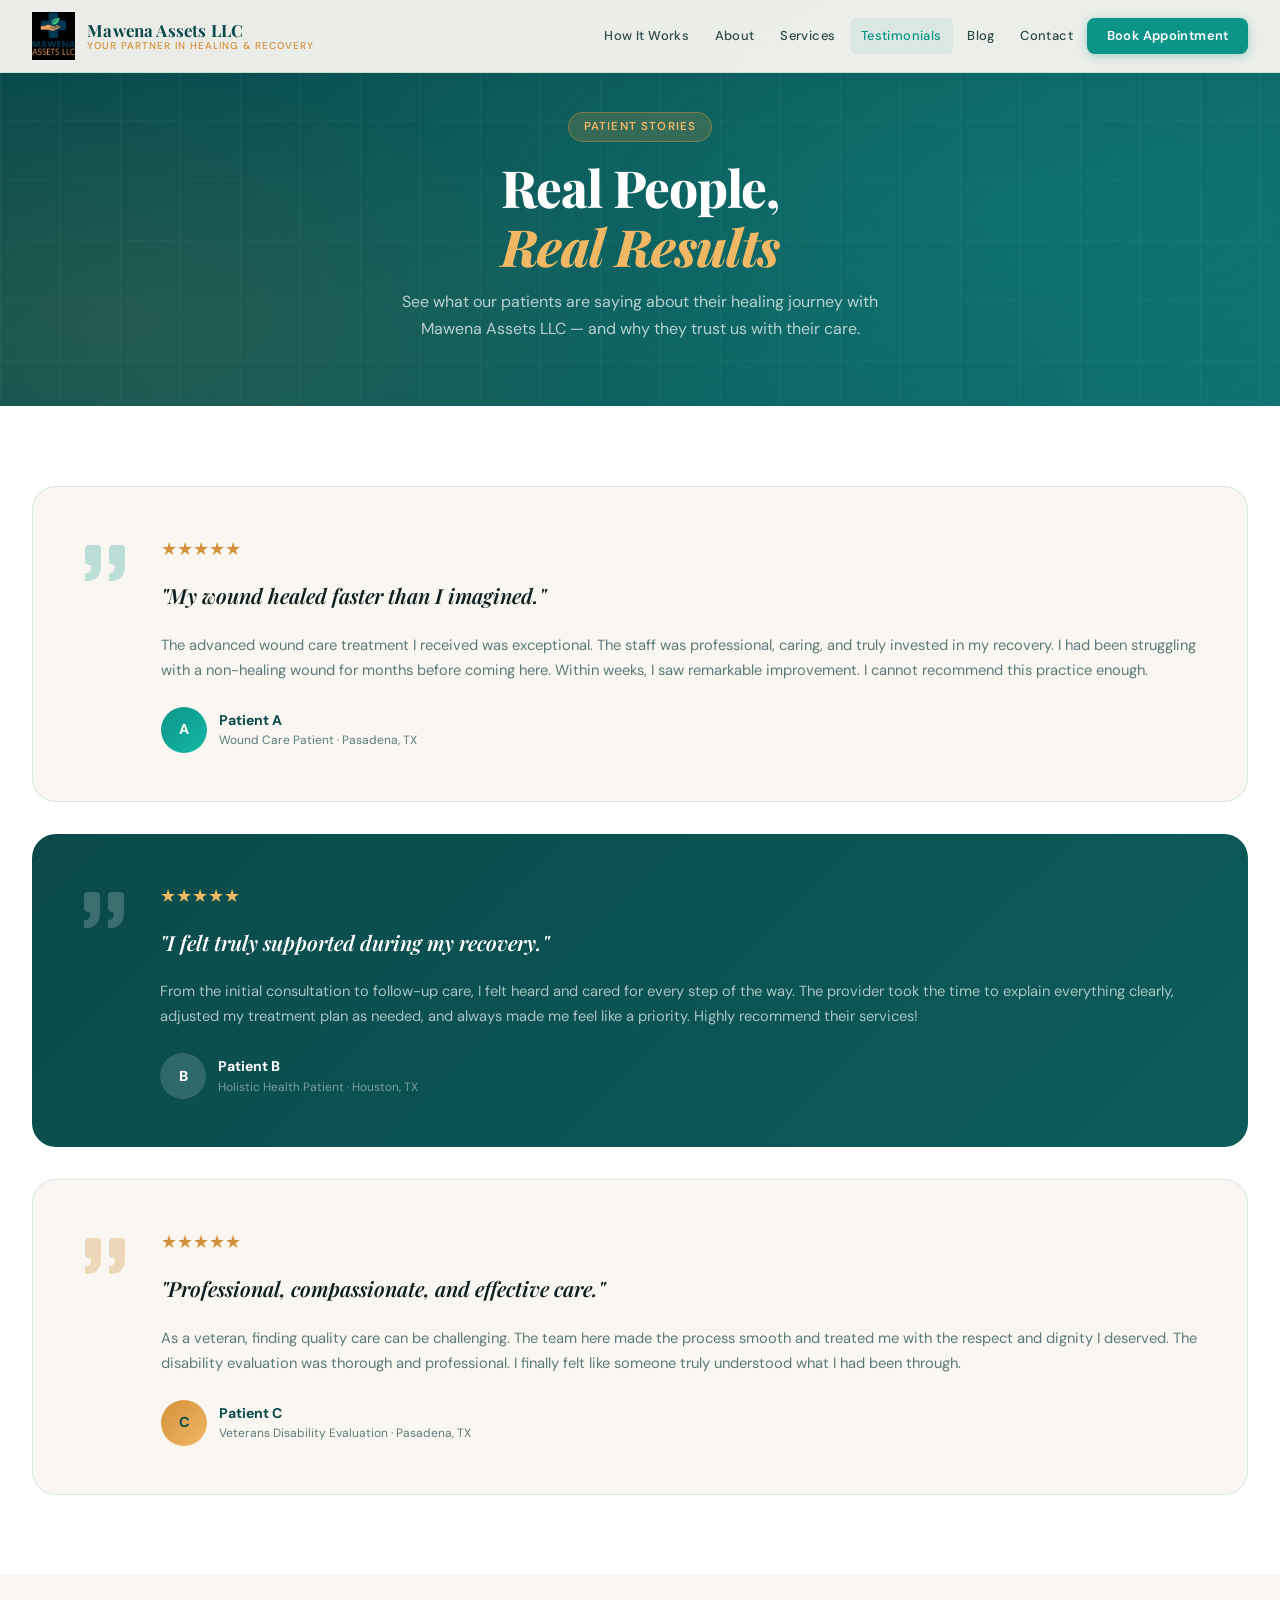
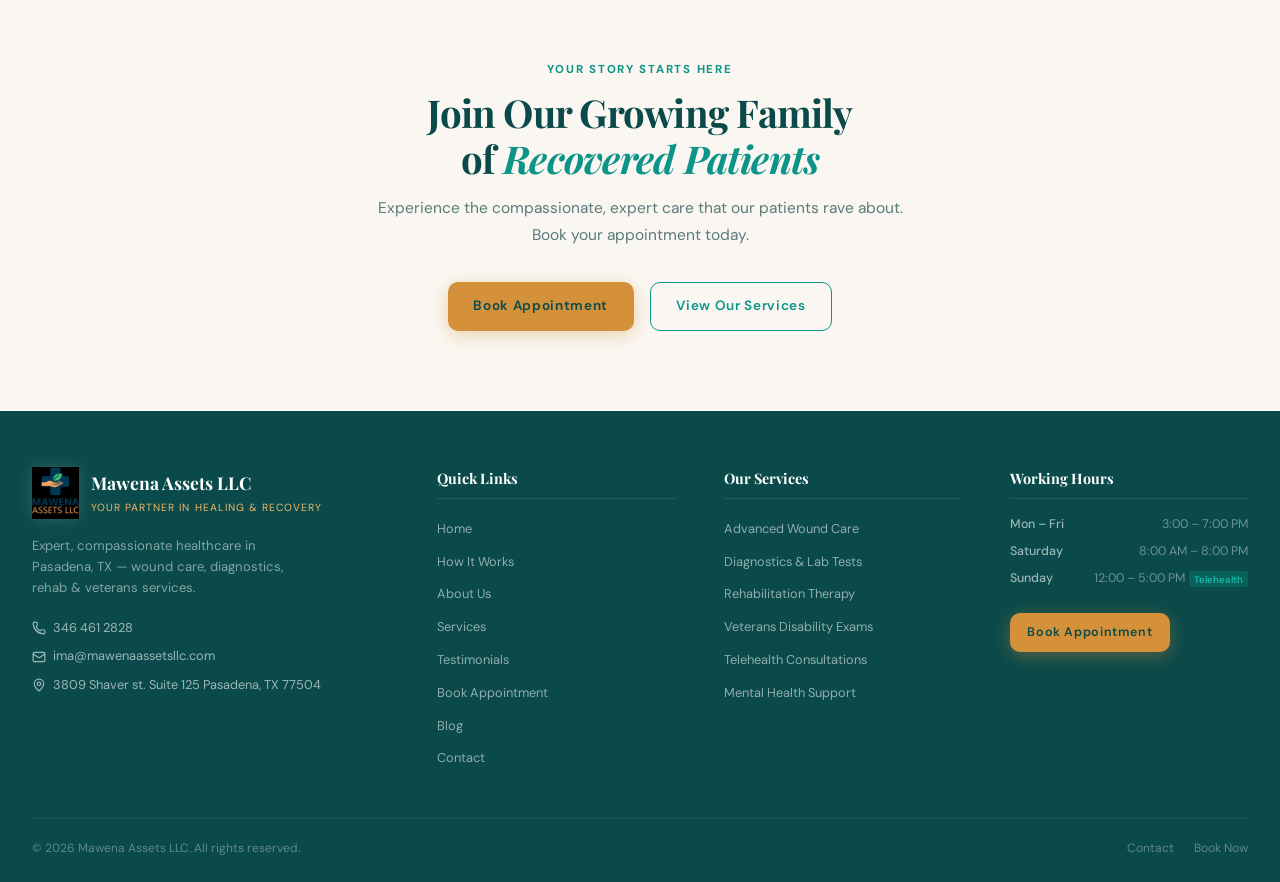
<file: testimonials.html>
<!doctype html>
<html lang="en">
<head>
  <meta charset="UTF-8" />
  <meta name="viewport" content="width=device-width, initial-scale=1.0" />
  <link rel="icon" type="image/x-icon" href="/favicon.ico" />
  <link rel="icon" type="image/png" sizes="32x32" href="/favicon-32.png" />
  <link rel="apple-touch-icon" sizes="180x180" href="/favicon-180.png" />
  <meta name="theme-color" content="#0a4a4a" />
  <link rel="preconnect" href="https://fonts.googleapis.com">
  <link rel="preconnect" href="https://fonts.gstatic.com" crossorigin>
  <link href="https://fonts.googleapis.com/css2?family=Playfair+Display:ital,wght@0,600;0,700;0,800;1,600&family=DM+Sans:wght@300;400;500;600&display=swap" rel="stylesheet">
  <title>Patient Testimonials | Mawena Assets LLC</title>
  <meta name="description" content="Read patient reviews and success stories from Mawena Assets LLC. Wound care, veterans evaluations, and holistic health in Pasadena, TX." />
  <meta name="robots" content="index, follow" />
  <link rel="canonical" href="https://mawenaassets.com/testimonials.html" />
  <meta property="og:type" content="website" /><meta property="og:url" content="https://mawenaassets.com/testimonials.html" />
  <meta property="og:title" content="Patient Testimonials | Mawena Assets LLC" /><meta property="og:description" content="Read patient reviews and success stories from Mawena Assets LLC. Wound care, veterans evaluations, and holistic health in Pasadena, TX." />
  <meta property="og:image" content="https://mawenaassets.com/logo.webp" />
  <meta name="twitter:card" content="summary_large_image" /><meta name="twitter:image" content="https://mawenaassets.com/logo.webp" />

  <style>
    *,*::before,*::after{box-sizing:border-box;margin:0;padding:0}
    :root{
      --teal-deep:#0a4a4a;--teal-mid:#0f6b6b;--teal-brand:#0d9488;
      --teal-light:#14b8a6;--gold:#d4913a;--gold-light:#f0b865;
      --cream:#faf7f2;--white:#ffffff;--text-dark:#0d1f1f;
      --text-mid:#2d4a4a;--text-muted:#5a7a7a;
      --border:rgba(13,148,136,0.15);
      --shadow-sm:0 2px 12px rgba(10,74,74,0.08);
      --shadow-md:0 8px 32px rgba(10,74,74,0.12);
      --shadow-lg:0 20px 60px rgba(10,74,74,0.18);
    }
    html{scroll-behavior:smooth}
    body{font-family:'DM Sans',sans-serif;background:var(--cream);color:var(--text-dark);line-height:1.6;overflow-x:hidden}

    /* NAV */
    .nav{position:fixed;top:0;left:0;right:0;z-index:100;background:rgba(250,247,242,0.94);backdrop-filter:blur(16px);border-bottom:1px solid var(--border);box-shadow:0 2px 12px rgba(10,74,74,0.06)}
    .nav-inner{max-width:1280px;margin:0 auto;padding:0 2rem;display:flex;align-items:center;justify-content:space-between;height:72px}
    .nav-logo{display:flex;align-items:center;gap:12px;text-decoration:none}
    .nav-logo img{height:48px;width:auto;object-fit:contain}
    .nav-logo-text{display:flex;flex-direction:column;line-height:1.15}
    .nav-logo-text .brand{font-family:'Playfair Display',serif;font-size:1.05rem;font-weight:700;color:var(--teal-deep);letter-spacing:0.01em}
    .nav-logo-text .slogan{font-size:0.62rem;font-weight:500;letter-spacing:0.1em;color:var(--gold);text-transform:uppercase}
    .nav-links{display:flex;align-items:center;gap:0.2rem}
    .nav-links a{font-size:0.81rem;font-weight:500;letter-spacing:0.03em;color:var(--text-mid);text-decoration:none;padding:0.45rem 0.7rem;border-radius:6px;transition:all .2s}
    .nav-links a:hover,.nav-links a.active{color:var(--teal-brand);background:rgba(13,148,136,0.07)}
    .nav-book{background:var(--teal-brand)!important;color:white!important;padding:0.5rem 1.2rem!important;border-radius:8px!important;font-weight:600!important;box-shadow:0 2px 10px rgba(13,148,136,0.35)!important}
    .nav-book:hover{background:var(--teal-mid)!important;transform:translateY(-1px)!important;box-shadow:0 4px 18px rgba(13,148,136,0.45)!important}
    .hamburger{display:none;background:none;border:none;cursor:pointer;color:var(--teal-deep);padding:4px}
    .mobile-nav{display:none;position:fixed;top:72px;left:0;right:0;background:var(--cream);border-bottom:1px solid var(--border);padding:1rem 1.5rem;flex-direction:column;gap:.25rem;box-shadow:var(--shadow-md);z-index:99}
    .mobile-nav.open{display:flex}
    .mobile-nav a{font-size:.88rem;font-weight:500;color:var(--text-mid);text-decoration:none;padding:.55rem .75rem;border-radius:6px;transition:all .2s}
    .mobile-nav a:hover{color:var(--teal-brand);background:rgba(13,148,136,0.07)}
    .mobile-nav .nav-book{color:white!important;text-align:center;margin-top:.25rem}

    /* PAGE HEADER */
    .page-hero{padding:7rem 2rem 4rem;background:linear-gradient(135deg,var(--teal-deep) 0%,#0d5c5c 50%,#0f7070 100%);position:relative;overflow:hidden}
    .page-hero::before{content:'';position:absolute;inset:0;background:radial-gradient(ellipse 60% 80% at 80% 50%,rgba(13,148,136,0.25),transparent),radial-gradient(ellipse 40% 60% at 10% 80%,rgba(212,145,58,0.12),transparent)}
    .page-hero-grid{position:absolute;inset:0;opacity:.04;background-image:linear-gradient(rgba(255,255,255,.8) 1px,transparent 1px),linear-gradient(90deg,rgba(255,255,255,.8) 1px,transparent 1px);background-size:60px 60px}
    .page-hero-inner{position:relative;z-index:1;max-width:1280px;margin:0 auto;text-align:center}
    .page-hero-badge{display:inline-flex;align-items:center;gap:8px;background:rgba(212,145,58,0.2);border:1px solid rgba(212,145,58,0.45);color:var(--gold-light);border-radius:100px;padding:.3rem .9rem;font-size:.72rem;font-weight:600;letter-spacing:.1em;text-transform:uppercase;margin-bottom:1rem}
    .page-hero h1{font-family:'Playfair Display',serif;font-size:clamp(2rem,4vw,3.2rem);font-weight:800;color:white;margin-bottom:.75rem;line-height:1.15;letter-spacing:-.02em}
    .page-hero h1 em{font-style:italic;color:var(--gold-light)}
    .page-hero p{font-size:1rem;color:rgba(255,255,255,.7);max-width:540px;margin:0 auto;line-height:1.7}

    /* LAYOUT */
    section{padding:5rem 2rem}
    .inner{max-width:1280px;margin:0 auto}
    .section-label{display:inline-block;font-size:.72rem;font-weight:700;letter-spacing:.15em;text-transform:uppercase;color:var(--teal-brand);margin-bottom:.6rem}
    .section-title{font-family:'Playfair Display',serif;font-size:clamp(1.8rem,3vw,2.6rem);font-weight:700;line-height:1.2;color:var(--teal-deep);margin-bottom:.9rem;letter-spacing:-.02em}
    .section-title em{font-style:italic;color:var(--teal-brand)}
    .section-desc{font-size:.97rem;color:var(--text-muted);max-width:540px;line-height:1.75;margin-bottom:2.5rem}

    /* BUTTONS */
    .btn{display:inline-flex;align-items:center;gap:8px;font-weight:600;font-size:.85rem;letter-spacing:.05em;padding:.8rem 1.6rem;border-radius:10px;text-decoration:none;transition:all .25s;cursor:pointer;border:none}
    .btn-primary{background:var(--gold);color:var(--teal-deep);box-shadow:0 4px 18px rgba(212,145,58,0.38)}
    .btn-primary:hover{background:var(--gold-light);transform:translateY(-2px);box-shadow:0 8px 26px rgba(212,145,58,0.48)}
    .btn-teal{background:var(--teal-brand);color:white;box-shadow:0 4px 18px rgba(13,148,136,0.35)}
    .btn-teal:hover{background:var(--teal-mid);transform:translateY(-2px)}
    .btn-outline{background:transparent;color:var(--teal-brand);border:1.5px solid var(--teal-brand)}
    .btn-outline:hover{background:var(--teal-brand);color:white;transform:translateY(-2px)}
    .btn-ghost{background:rgba(255,255,255,.1);color:white;border:1px solid rgba(255,255,255,.25)}
    .btn-ghost:hover{background:rgba(255,255,255,.18);transform:translateY(-2px)}

    /* CARDS */
    .card{background:white;border:1px solid var(--border);border-radius:16px;padding:2rem;transition:all .3s}
    .card:hover{box-shadow:var(--shadow-md);transform:translateY(-3px)}
    .card-cream{background:var(--cream)}

    /* CHECK ITEM */
    .check-item{display:flex;align-items:flex-start;gap:10px;margin-bottom:.75rem}
    .check-dot{width:20px;height:20px;border-radius:50%;background:linear-gradient(135deg,var(--teal-brand),var(--teal-light));display:flex;align-items:center;justify-content:center;flex-shrink:0;margin-top:2px}
    .check-dot svg{width:11px;height:11px;color:white}
    .check-text{font-size:.9rem;color:var(--text-mid);line-height:1.5}

    /* ICON BOX */
    .icon-box{width:52px;height:52px;border-radius:13px;background:linear-gradient(135deg,var(--teal-brand),var(--teal-light));display:flex;align-items:center;justify-content:center;color:white;flex-shrink:0}
    .icon-box svg{width:24px;height:24px}
    .icon-box.gold{background:linear-gradient(135deg,var(--gold),var(--gold-light))}
    .icon-box.sm{width:40px;height:40px;border-radius:10px}
    .icon-box.sm svg{width:18px;height:18px}

    /* FOOTER */
    .footer{background:var(--teal-deep);padding:3.5rem 2rem 1.5rem}
    .footer-inner{max-width:1280px;margin:0 auto}
    .footer-top{display:grid;grid-template-columns:1.5fr 1fr 1fr 1fr;gap:3rem;margin-bottom:3rem}
    .footer-brand{}
    .footer-logo{display:flex;align-items:center;gap:12px;margin-bottom:1rem}
    .footer-logo img{height:52px;width:auto;filter:drop-shadow(0 0 8px rgba(255,255,255,0.15))}
    .footer-logo-text .brand{font-family:'Playfair Display',serif;font-size:1.1rem;font-weight:700;color:white;display:block}
    .footer-logo-text .slogan{font-size:.65rem;letter-spacing:.1em;text-transform:uppercase;color:var(--gold-light);display:block;margin-top:2px}
    .footer-tagline{font-size:.82rem;color:rgba(255,255,255,.5);line-height:1.6;margin-bottom:1.25rem;max-width:260px}
    .footer-contact-mini{display:flex;flex-direction:column;gap:.5rem}
    .footer-contact-mini a{font-size:.8rem;color:rgba(255,255,255,.6);text-decoration:none;transition:color .2s;display:flex;align-items:center;gap:7px}
    .footer-contact-mini a:hover{color:var(--teal-light)}
    .footer-contact-mini svg{width:14px;height:14px;flex-shrink:0}
    .footer-col h4{font-family:'Playfair Display',serif;font-size:.9rem;font-weight:700;color:white;margin-bottom:1rem;padding-bottom:.5rem;border-bottom:1px solid rgba(255,255,255,.1)}
    .footer-col ul{list-style:none;display:flex;flex-direction:column;gap:.45rem}
    .footer-col ul a{font-size:.8rem;color:rgba(255,255,255,.55);text-decoration:none;transition:color .2s}
    .footer-col ul a:hover{color:var(--teal-light)}
    .footer-hours{display:flex;flex-direction:column;gap:.45rem}
    .footer-hour-row{display:flex;justify-content:space-between;font-size:.78rem}
    .footer-hour-day{color:rgba(255,255,255,.6);font-weight:500}
    .footer-hour-time{color:rgba(255,255,255,.4)}
    .footer-tag{font-size:.6rem;background:rgba(20,184,166,.2);color:var(--teal-light);border-radius:3px;padding:.1rem .3rem;font-weight:600;margin-left:4px}
    .footer-divider{border:none;border-top:1px solid rgba(255,255,255,.08);margin-bottom:1.25rem}
    .footer-bottom{display:flex;align-items:center;justify-content:space-between;flex-wrap:wrap;gap:.5rem}
    .footer-copy{font-size:.75rem;color:rgba(255,255,255,.35)}
    .footer-bottom-links{display:flex;gap:1.25rem}
    .footer-bottom-links a{font-size:.75rem;color:rgba(255,255,255,.35);text-decoration:none;transition:color .2s}
    .footer-bottom-links a:hover{color:rgba(255,255,255,.6)}

    /* ANIMATIONS */
    @keyframes fadeUp{from{opacity:0;transform:translateY(22px)}to{opacity:1;transform:translateY(0)}}
    .fu{animation:fadeUp .65s ease forwards}
    .fu1{animation-delay:.1s;opacity:0}.fu2{animation-delay:.2s;opacity:0}
    .fu3{animation-delay:.3s;opacity:0}.fu4{animation-delay:.4s;opacity:0}

    /* RESPONSIVE */
    @media(max-width:1024px){.footer-top{grid-template-columns:1fr 1fr;gap:2rem}}
    @media(max-width:768px){
      .nav-links{display:none}.hamburger{display:flex}
      section{padding:3.5rem 1.5rem}
      .footer-top{grid-template-columns:1fr}
      .footer-bottom{flex-direction:column;text-align:center}
    }
  </style>
</head>
<body>
<nav class="nav">
  <div class="nav-inner">
    <a href="/" class="nav-logo">
      <img src="/logo.webp" alt="Mawena Assets LLC logo" />
      <div class="nav-logo-text">
        <span class="brand">Mawena Assets LLC</span>
        <span class="slogan">Your Partner in Healing &amp; Recovery</span>
      </div>
    </a>
    <div class="nav-links">
      <a href="/how-it-works.html">How It Works</a>
      <a href="/about.html">About</a>
      <a href="/services.html">Services</a>
      <a href="/testimonials.html">Testimonials</a>
      <a href="/blog.html">Blog</a>
      <a href="/contact.html">Contact</a>
      <a href="https://mawenaassetsllc.setmore.com/book" target="_blank" rel="noopener" class="nav-book">Book Appointment</a>
    </div>
    <button class="hamburger" onclick="toggleNav()" aria-label="Menu">
      <svg width="24" height="24" fill="none" stroke="currentColor" stroke-width="2" viewBox="0 0 24 24"><path d="M3 12h18M3 6h18M3 18h18"/></svg>
    </button>
  </div>
</nav>
<div class="mobile-nav" id="mobileNav">
  <a href="/how-it-works.html">How It Works</a>
  <a href="/about.html">About</a>
  <a href="/services.html">Services</a>
  <a href="/testimonials.html">Testimonials</a>
  <a href="/blog.html">Blog</a>
  <a href="/contact.html">Contact</a>
  <a href="https://mawenaassetsllc.setmore.com/book" target="_blank" rel="noopener" class="nav-book">Book Appointment</a>
</div>

<div class="page-hero">
  <div class="page-hero-grid"></div>
  <div class="page-hero-inner">
    <div class="page-hero-badge fu fu1">Patient Stories</div>
    <h1 class="fu fu2">Real People,<br><em>Real Results</em></h1>
    <p class="fu fu3">See what our patients are saying about their healing journey with Mawena Assets LLC — and why they trust us with their care.</p>
  </div>
</div>

<section style="background:white">
  <div class="inner" style="display:flex;flex-direction:column;gap:2rem">

    <!-- Testimonial 1 -->
    <div style="background:var(--cream);border:1px solid var(--border);border-radius:24px;padding:3rem;display:grid;grid-template-columns:auto 1fr;gap:2rem;align-items:start" class="testi-big">
      <svg width="48" height="48" viewBox="0 0 24 24" fill="var(--teal-brand)" style="opacity:.25;flex-shrink:0;margin-top:4px"><path d="M3 21c3 0 7-1 7-8V5c0-1.25-.756-2.017-2-2H4c-1.25 0-2 .75-2 1.972V11c0 1.25.75 2 2 2 1 0 1 0 1 1v1c0 1-1 2-2 2s-1 .008-1 1.031V20c0 1 0 1 1 1z"/><path d="M15 21c3 0 7-1 7-8V5c0-1.25-.757-2.017-2-2h-4c-1.25 0-2 .75-2 1.972V11c0 1.25.75 2 2 2h.75c0 2.25.25 4-2.75 4v3c0 1 0 1 1 1z"/></svg>
      <div>
        <div style="display:flex;gap:3px;margin-bottom:1rem;color:var(--gold);font-size:1.1rem">★★★★★</div>
        <p style="font-size:1.3rem;font-style:italic;color:var(--text-dark);line-height:1.6;margin-bottom:1.25rem;font-family:'Playfair Display',serif;font-weight:600">"My wound healed faster than I imagined."</p>
        <p style="font-size:.92rem;color:var(--text-muted);line-height:1.7;margin-bottom:1.5rem">The advanced wound care treatment I received was exceptional. The staff was professional, caring, and truly invested in my recovery. I had been struggling with a non-healing wound for months before coming here. Within weeks, I saw remarkable improvement. I cannot recommend this practice enough.</p>
        <div style="display:flex;align-items:center;gap:12px">
          <div style="width:46px;height:46px;border-radius:50%;background:linear-gradient(135deg,var(--teal-brand),var(--teal-light));display:flex;align-items:center;justify-content:center;font-weight:700;color:white;font-size:.9rem">A</div>
          <div>
            <div style="font-weight:700;color:var(--teal-deep);font-size:.88rem">Patient A</div>
            <div style="font-size:.75rem;color:var(--text-muted)">Wound Care Patient · Pasadena, TX</div>
          </div>
        </div>
      </div>
    </div>

    <!-- Testimonial 2 -->
    <div style="background:linear-gradient(135deg,var(--teal-deep),#0d5c5c);border-radius:24px;padding:3rem;display:grid;grid-template-columns:auto 1fr;gap:2rem;align-items:start" class="testi-big">
      <svg width="48" height="48" viewBox="0 0 24 24" fill="rgba(255,255,255,.2)" style="flex-shrink:0;margin-top:4px"><path d="M3 21c3 0 7-1 7-8V5c0-1.25-.756-2.017-2-2H4c-1.25 0-2 .75-2 1.972V11c0 1.25.75 2 2 2 1 0 1 0 1 1v1c0 1-1 2-2 2s-1 .008-1 1.031V20c0 1 0 1 1 1z"/><path d="M15 21c3 0 7-1 7-8V5c0-1.25-.757-2.017-2-2h-4c-1.25 0-2 .75-2 1.972V11c0 1.25.75 2 2 2h.75c0 2.25.25 4-2.75 4v3c0 1 0 1 1 1z"/></svg>
      <div>
        <div style="display:flex;gap:3px;margin-bottom:1rem;color:var(--gold-light);font-size:1.1rem">★★★★★</div>
        <p style="font-size:1.3rem;font-style:italic;color:white;line-height:1.6;margin-bottom:1.25rem;font-family:'Playfair Display',serif;font-weight:600">"I felt truly supported during my recovery."</p>
        <p style="font-size:.92rem;color:rgba(255,255,255,.65);line-height:1.7;margin-bottom:1.5rem">From the initial consultation to follow-up care, I felt heard and cared for every step of the way. The provider took the time to explain everything clearly, adjusted my treatment plan as needed, and always made me feel like a priority. Highly recommend their services!</p>
        <div style="display:flex;align-items:center;gap:12px">
          <div style="width:46px;height:46px;border-radius:50%;background:rgba(255,255,255,.15);display:flex;align-items:center;justify-content:center;font-weight:700;color:white;font-size:.9rem">B</div>
          <div>
            <div style="font-weight:700;color:white;font-size:.88rem">Patient B</div>
            <div style="font-size:.75rem;color:rgba(255,255,255,.45)">Holistic Health Patient · Houston, TX</div>
          </div>
        </div>
      </div>
    </div>

    <!-- Testimonial 3 -->
    <div style="background:var(--cream);border:1px solid var(--border);border-radius:24px;padding:3rem;display:grid;grid-template-columns:auto 1fr;gap:2rem;align-items:start" class="testi-big">
      <svg width="48" height="48" viewBox="0 0 24 24" fill="var(--gold)" style="opacity:.3;flex-shrink:0;margin-top:4px"><path d="M3 21c3 0 7-1 7-8V5c0-1.25-.756-2.017-2-2H4c-1.25 0-2 .75-2 1.972V11c0 1.25.75 2 2 2 1 0 1 0 1 1v1c0 1-1 2-2 2s-1 .008-1 1.031V20c0 1 0 1 1 1z"/><path d="M15 21c3 0 7-1 7-8V5c0-1.25-.757-2.017-2-2h-4c-1.25 0-2 .75-2 1.972V11c0 1.25.75 2 2 2h.75c0 2.25.25 4-2.75 4v3c0 1 0 1 1 1z"/></svg>
      <div>
        <div style="display:flex;gap:3px;margin-bottom:1rem;color:var(--gold);font-size:1.1rem">★★★★★</div>
        <p style="font-size:1.3rem;font-style:italic;color:var(--text-dark);line-height:1.6;margin-bottom:1.25rem;font-family:'Playfair Display',serif;font-weight:600">"Professional, compassionate, and effective care."</p>
        <p style="font-size:.92rem;color:var(--text-muted);line-height:1.7;margin-bottom:1.5rem">As a veteran, finding quality care can be challenging. The team here made the process smooth and treated me with the respect and dignity I deserved. The disability evaluation was thorough and professional. I finally felt like someone truly understood what I had been through.</p>
        <div style="display:flex;align-items:center;gap:12px">
          <div style="width:46px;height:46px;border-radius:50%;background:linear-gradient(135deg,var(--gold),var(--gold-light));display:flex;align-items:center;justify-content:center;font-weight:700;color:var(--teal-deep);font-size:.9rem">C</div>
          <div>
            <div style="font-weight:700;color:var(--teal-deep);font-size:.88rem">Patient C</div>
            <div style="font-size:.75rem;color:var(--text-muted)">Veterans Disability Evaluation · Pasadena, TX</div>
          </div>
        </div>
      </div>
    </div>

  </div>
</section>

<!-- CTA -->
<section style="background:var(--cream);text-align:center">
  <div class="inner" style="max-width:700px">
    <span class="section-label">Your Story Starts Here</span>
    <h2 class="section-title" style="text-align:center">Join Our Growing Family<br>of <em>Recovered Patients</em></h2>
    <p class="section-desc" style="margin:0 auto 2rem">Experience the compassionate, expert care that our patients rave about. Book your appointment today.</p>
    <div style="display:flex;gap:1rem;justify-content:center;flex-wrap:wrap">
      <a href="https://mawenaassetsllc.setmore.com/book" target="_blank" rel="noopener" class="btn btn-primary">Book Appointment</a>
      <a href="/services.html" class="btn btn-outline">View Our Services</a>
    </div>
  </div>
</section>
<style>@media(max-width:768px){.testi-big{grid-template-columns:1fr!important}}</style>

<footer class="footer">
  <div class="footer-inner">
    <div class="footer-top">
      <div class="footer-brand">
        <div class="footer-logo">
          <img src="/logo.webp" alt="Mawena Assets LLC" />
          <div class="footer-logo-text">
            <span class="brand">Mawena Assets LLC</span>
            <span class="slogan">Your Partner in Healing &amp; Recovery</span>
          </div>
        </div>
        <p class="footer-tagline">Expert, compassionate healthcare in Pasadena, TX — wound care, diagnostics, rehab &amp; veterans services.</p>
        <div class="footer-contact-mini">
          <a href="tel:3464612828"><svg fill="none" stroke="currentColor" stroke-width="2" viewBox="0 0 24 24"><path d="M13.832 16.568a1 1 0 0 0 1.213-.303l.355-.465A2 2 0 0 1 17 15h3a2 2 0 0 1 2 2v3a2 2 0 0 1-2 2A18 18 0 0 1 2 4a2 2 0 0 1 2-2h3a2 2 0 0 1 2 2v3a2 2 0 0 1-.8 1.6l-.468.351a1 1 0 0 0-.292 1.233 14 14 0 0 0 6.392 6.384"/></svg>346 461 2828</a>
          <a href="mailto:ima@mawenaassetsllc.com"><svg fill="none" stroke="currentColor" stroke-width="2" viewBox="0 0 24 24"><path d="m22 7-8.991 5.727a2 2 0 0 1-2.009 0L2 7"/><rect x="2" y="4" width="20" height="16" rx="2"/></svg>ima@mawenaassetsllc.com</a>
          <a href="#"><svg fill="none" stroke="currentColor" stroke-width="2" viewBox="0 0 24 24"><path d="M20 10c0 4.993-5.539 10.193-7.399 11.799a1 1 0 0 1-1.202 0C9.539 20.193 4 14.993 4 10a8 8 0 0 1 16 0"/><circle cx="12" cy="10" r="3"/></svg>3809 Shaver st. Suite 125 Pasadena, TX 77504</a>
        </div>
      </div>
      <div class="footer-col">
        <h4>Quick Links</h4>
        <ul>
          <li><a href="/">Home</a></li>
          <li><a href="/how-it-works.html">How It Works</a></li>
          <li><a href="/about.html">About Us</a></li>
          <li><a href="/services.html">Services</a></li>
          <li><a href="/testimonials.html">Testimonials</a></li>
          <li><a href="/booking.html">Book Appointment</a></li>
          <li><a href="/blog.html">Blog</a></li>
          <li><a href="/contact.html">Contact</a></li>
        </ul>
      </div>
      <div class="footer-col">
        <h4>Our Services</h4>
        <ul>
          <li><a href="/services.html">Advanced Wound Care</a></li>
          <li><a href="/services.html">Diagnostics &amp; Lab Tests</a></li>
          <li><a href="/services.html">Rehabilitation Therapy</a></li>
          <li><a href="/services.html">Veterans Disability Exams</a></li>
          <li><a href="/services.html">Telehealth Consultations</a></li>
          <li><a href="/services.html">Mental Health Support</a></li>
        </ul>
      </div>
      <div class="footer-col">
        <h4>Working Hours</h4>
        <div class="footer-hours">
          <div class="footer-hour-row"><span class="footer-hour-day">Mon – Fri</span><span class="footer-hour-time">3:00 – 7:00 PM</span></div>
          <div class="footer-hour-row"><span class="footer-hour-day">Saturday</span><span class="footer-hour-time">8:00 AM – 8:00 PM</span></div>
          <div class="footer-hour-row"><span class="footer-hour-day">Sunday</span><span class="footer-hour-time">12:00 – 5:00 PM<span class="footer-tag">Telehealth</span></span></div>
        </div>
        <div style="margin-top:1.5rem">
          <a href="https://mawenaassetsllc.setmore.com/book" target="_blank" rel="noopener" class="btn btn-primary" style="font-size:.78rem;padding:.6rem 1.1rem">Book Appointment</a>
        </div>
      </div>
    </div>
    <hr class="footer-divider"/>
    <div class="footer-bottom">
      <span class="footer-copy">&copy; <span class="yr"></span> Mawena Assets LLC. All rights reserved.</span>
      <div class="footer-bottom-links">
        <a href="/contact.html">Contact</a>
        <a href="/booking.html">Book Now</a>
      </div>
    </div>
  </div>
</footer>
<script>
  document.querySelectorAll('.yr').forEach(el=>el.textContent=new Date().getFullYear());
  function toggleNav(){document.getElementById('mobileNav').classList.toggle('open')}
  // Highlight active nav link
  var path=window.location.pathname;
  document.querySelectorAll('.nav-links a,.mobile-nav a').forEach(a=>{
    if(a.getAttribute('href')===path)a.classList.add('active');
  });
</script>
</body>
</html>
</file>
<file: assets/index-DPY8oxR_.css>
@import"https://fonts.googleapis.com/css2?family=Fira+Code:wght@300..700&family=Geist+Mono:wght@100..900&family=Geist:wght@100..900&family=Inter:ital,opsz,wght@0,14..32,100..900;1,14..32,100..900&family=JetBrains+Mono:ital,wght@0,100..800;1,100..800&family=Montserrat:ital,wght@0,100..900;1,100..900&family=Noto+Serif:ital,wght@0,100..900;1,100..900&display=swap";@layer components;@layer properties{@supports (((-webkit-hyphens:none)) and (not (margin-trim:inline))) or ((-moz-orient:inline) and (not (color:rgb(from red r g b)))){*,:before,:after,::backdrop{--tw-translate-x:0;--tw-translate-y:0;--tw-translate-z:0;--tw-rotate-x:initial;--tw-rotate-y:initial;--tw-rotate-z:initial;--tw-skew-x:initial;--tw-skew-y:initial;--tw-space-y-reverse:0;--tw-border-style:solid;--tw-gradient-position:initial;--tw-gradient-from:#0000;--tw-gradient-via:#0000;--tw-gradient-to:#0000;--tw-gradient-stops:initial;--tw-gradient-via-stops:initial;--tw-gradient-from-position:0%;--tw-gradient-via-position:50%;--tw-gradient-to-position:100%;--tw-leading:initial;--tw-font-weight:initial;--tw-tracking:initial;--tw-ordinal:initial;--tw-slashed-zero:initial;--tw-numeric-figure:initial;--tw-numeric-spacing:initial;--tw-numeric-fraction:initial;--tw-shadow:0 0 #0000;--tw-shadow-color:initial;--tw-shadow-alpha:100%;--tw-inset-shadow:0 0 #0000;--tw-inset-shadow-color:initial;--tw-inset-shadow-alpha:100%;--tw-ring-color:initial;--tw-ring-shadow:0 0 #0000;--tw-inset-ring-color:initial;--tw-inset-ring-shadow:0 0 #0000;--tw-ring-inset:initial;--tw-ring-offset-width:0px;--tw-ring-offset-color:#fff;--tw-ring-offset-shadow:0 0 #0000;--tw-outline-style:solid;--tw-blur:initial;--tw-brightness:initial;--tw-contrast:initial;--tw-grayscale:initial;--tw-hue-rotate:initial;--tw-invert:initial;--tw-opacity:initial;--tw-saturate:initial;--tw-sepia:initial;--tw-drop-shadow:initial;--tw-drop-shadow-color:initial;--tw-drop-shadow-alpha:100%;--tw-drop-shadow-size:initial;--tw-backdrop-blur:initial;--tw-backdrop-brightness:initial;--tw-backdrop-contrast:initial;--tw-backdrop-grayscale:initial;--tw-backdrop-hue-rotate:initial;--tw-backdrop-invert:initial;--tw-backdrop-opacity:initial;--tw-backdrop-saturate:initial;--tw-backdrop-sepia:initial;--tw-duration:initial;--tw-ease:initial;--tw-content:"";--tw-scale-x:1;--tw-scale-y:1;--tw-scale-z:1;--tw-animation-delay:0s;--tw-animation-direction:normal;--tw-animation-duration:initial;--tw-animation-fill-mode:none;--tw-animation-iteration-count:1;--tw-enter-blur:0;--tw-enter-opacity:1;--tw-enter-rotate:0;--tw-enter-scale:1;--tw-enter-translate-x:0;--tw-enter-translate-y:0;--tw-exit-blur:0;--tw-exit-opacity:1;--tw-exit-rotate:0;--tw-exit-scale:1;--tw-exit-translate-x:0;--tw-exit-translate-y:0}}}@layer theme{:root,:host{--color-red-50:oklch(97.1% .013 17.38);--color-red-500:oklch(63.7% .237 25.331);--color-red-700:oklch(50.5% .213 27.518);--color-orange-50:oklch(98% .016 73.684);--color-orange-300:oklch(83.7% .128 66.29);--color-orange-500:oklch(70.5% .213 47.604);--color-orange-700:oklch(55.3% .195 38.402);--color-green-50:oklch(98.2% .018 155.826);--color-green-600:oklch(62.7% .194 149.214);--color-emerald-50:oklch(97.9% .021 166.113);--color-emerald-100:oklch(95% .052 163.051);--color-emerald-200:oklch(90.5% .093 164.15);--color-emerald-300:oklch(84.5% .143 164.978);--color-emerald-400:oklch(76.5% .177 163.223);--color-emerald-500:oklch(69.6% .17 162.48);--color-emerald-600:oklch(59.6% .145 163.225);--color-emerald-700:oklch(50.8% .118 165.612);--color-emerald-900:oklch(37.8% .077 168.94);--color-teal-50:oklch(98.4% .014 180.72);--color-teal-100:oklch(95.3% .051 180.801);--color-teal-300:oklch(85.5% .138 181.071);--color-teal-500:oklch(70.4% .14 182.503);--color-teal-600:oklch(60% .118 184.704);--color-teal-700:oklch(51.1% .096 186.391);--color-teal-900:oklch(38.6% .063 188.416);--color-blue-50:oklch(97% .014 254.604);--color-blue-200:oklch(88.2% .059 254.128);--color-blue-600:oklch(54.6% .245 262.881);--color-blue-700:oklch(48.8% .243 264.376);--color-blue-900:oklch(37.9% .146 265.522);--color-purple-50:oklch(97.7% .014 308.299);--color-purple-100:oklch(94.6% .033 307.174);--color-purple-200:oklch(90.2% .063 306.703);--color-purple-300:oklch(82.7% .119 306.383);--color-purple-400:oklch(71.4% .203 305.504);--color-purple-500:oklch(62.7% .265 303.9);--color-purple-600:oklch(55.8% .288 302.321);--color-purple-700:oklch(49.6% .265 301.924);--color-purple-800:oklch(43.8% .218 303.724);--color-purple-900:oklch(38.1% .176 304.987);--color-gray-300:oklch(87.2% .01 258.338);--color-gray-400:oklch(70.7% .022 261.325);--color-gray-500:oklch(55.1% .027 264.364);--color-gray-600:oklch(44.6% .03 256.802);--color-gray-700:oklch(37.3% .034 259.733);--color-gray-800:oklch(27.8% .033 256.848);--color-gray-900:oklch(21% .034 264.665);--color-black:#000;--color-white:#fff;--spacing:.25rem;--container-sm:24rem;--container-md:28rem;--container-lg:32rem;--container-2xl:42rem;--container-3xl:48rem;--container-4xl:56rem;--container-5xl:64rem;--container-6xl:72rem;--container-7xl:80rem;--text-xs:.75rem;--text-xs--line-height:calc(1/.75);--text-sm:.875rem;--text-sm--line-height:calc(1.25/.875);--text-base:1rem;--text-base--line-height: 1.5 ;--text-lg:1.125rem;--text-lg--line-height:calc(1.75/1.125);--text-xl:1.25rem;--text-xl--line-height:calc(1.75/1.25);--text-2xl:1.5rem;--text-2xl--line-height:calc(2/1.5);--text-3xl:1.875rem;--text-3xl--line-height: 1.2 ;--text-4xl:2.25rem;--text-4xl--line-height:calc(2.5/2.25);--text-5xl:3rem;--text-5xl--line-height:1;--text-6xl:3.75rem;--text-6xl--line-height:1;--font-weight-normal:400;--font-weight-medium:500;--font-weight-semibold:600;--font-weight-bold:700;--tracking-tight:-.025em;--tracking-wide:.025em;--tracking-widest:.1em;--leading-snug:1.375;--leading-normal:1.5;--leading-relaxed:1.625;--radius-xs:.125rem;--radius-2xl:1rem;--radius-3xl:1.5rem;--ease-in-out:cubic-bezier(.4,0,.2,1);--animate-spin:spin 1s linear infinite;--blur-sm:8px;--blur-2xl:40px;--aspect-video:16/9;--default-transition-duration:.15s;--default-transition-timing-function:cubic-bezier(.4,0,.2,1);--default-font-family:"Geist",ui-sans-serif,system-ui,sans-serif,"Apple Color Emoji","Segoe UI Emoji","Segoe UI Symbol","Noto Color Emoji";--default-mono-font-family:"Geist Mono",ui-monospace,SFMono-Regular,Menlo,Monaco,Consolas,"Liberation Mono","Courier New",monospace;--color-border:var(--border)}}@layer base{*,:after,:before,::backdrop{box-sizing:border-box;border:0 solid;margin:0;padding:0}::file-selector-button{box-sizing:border-box;border:0 solid;margin:0;padding:0}html,:host{-webkit-text-size-adjust:100%;tab-size:4;line-height:1.5;font-family:var(--default-font-family,ui-sans-serif,system-ui,sans-serif,"Apple Color Emoji","Segoe UI Emoji","Segoe UI Symbol","Noto Color Emoji");font-feature-settings:var(--default-font-feature-settings,normal);font-variation-settings:var(--default-font-variation-settings,normal);-webkit-tap-highlight-color:transparent}hr{height:0;color:inherit;border-top-width:1px}abbr:where([title]){-webkit-text-decoration:underline dotted;text-decoration:underline dotted}h1,h2,h3,h4,h5,h6{font-size:inherit;font-weight:inherit}a{color:inherit;-webkit-text-decoration:inherit;text-decoration:inherit}b,strong{font-weight:bolder}code,kbd,samp,pre{font-family:var(--default-mono-font-family,ui-monospace,SFMono-Regular,Menlo,Monaco,Consolas,"Liberation Mono","Courier New",monospace);font-feature-settings:var(--default-mono-font-feature-settings,normal);font-variation-settings:var(--default-mono-font-variation-settings,normal);font-size:1em}small{font-size:80%}sub,sup{vertical-align:baseline;font-size:75%;line-height:0;position:relative}sub{bottom:-.25em}sup{top:-.5em}table{text-indent:0;border-color:inherit;border-collapse:collapse}:-moz-focusring{outline:auto}progress{vertical-align:baseline}summary{display:list-item}ol,ul,menu{list-style:none}img,svg,video,canvas,audio,iframe,embed,object{vertical-align:middle;display:block}img,video{max-width:100%;height:auto}button,input,select,optgroup,textarea{font:inherit;font-feature-settings:inherit;font-variation-settings:inherit;letter-spacing:inherit;color:inherit;opacity:1;background-color:#0000;border-radius:0}::file-selector-button{font:inherit;font-feature-settings:inherit;font-variation-settings:inherit;letter-spacing:inherit;color:inherit;opacity:1;background-color:#0000;border-radius:0}:where(select:is([multiple],[size])) optgroup{font-weight:bolder}:where(select:is([multiple],[size])) optgroup option{padding-inline-start:20px}::file-selector-button{margin-inline-end:4px}::placeholder{opacity:1}@supports (not ((-webkit-appearance:-apple-pay-button))) or (contain-intrinsic-size:1px){::placeholder{color:currentColor}@supports (color:color-mix(in lab,red,red)){::placeholder{color:color-mix(in oklab,currentcolor 50%,transparent)}}}textarea{resize:vertical}::-webkit-search-decoration{-webkit-appearance:none}::-webkit-date-and-time-value{min-height:1lh;text-align:inherit}::-webkit-datetime-edit{display:inline-flex}::-webkit-datetime-edit-fields-wrapper{padding:0}::-webkit-datetime-edit{padding-block:0}::-webkit-datetime-edit-year-field{padding-block:0}::-webkit-datetime-edit-month-field{padding-block:0}::-webkit-datetime-edit-day-field{padding-block:0}::-webkit-datetime-edit-hour-field{padding-block:0}::-webkit-datetime-edit-minute-field{padding-block:0}::-webkit-datetime-edit-second-field{padding-block:0}::-webkit-datetime-edit-millisecond-field{padding-block:0}::-webkit-datetime-edit-meridiem-field{padding-block:0}::-webkit-calendar-picker-indicator{line-height:1}:-moz-ui-invalid{box-shadow:none}button,input:where([type=button],[type=reset],[type=submit]){appearance:button}::file-selector-button{appearance:button}::-webkit-inner-spin-button{height:auto}::-webkit-outer-spin-button{height:auto}[hidden]:where(:not([hidden=until-found])){display:none!important}*{border-color:var(--border);outline-color:var(--ring)}@supports (color:color-mix(in lab,red,red)){*{outline-color:color-mix(in oklab,var(--ring)50%,transparent)}}body{background-color:var(--background);color:var(--foreground)}}@layer utilities{.\@container\/card-header{container:card-header/inline-size}.\@container\/field-group{container:field-group/inline-size}.pointer-events-none{pointer-events:none}.invisible{visibility:hidden}.sr-only{clip-path:inset(50%);white-space:nowrap;border-width:0;width:1px;height:1px;margin:-1px;padding:0;position:absolute;overflow:hidden}.absolute{position:absolute}.fixed{position:fixed}.relative{position:relative}.sticky{position:sticky}.inset-0{inset:calc(var(--spacing)*0)}.inset-x-0{inset-inline:calc(var(--spacing)*0)}.inset-y-0{inset-block:calc(var(--spacing)*0)}.-top-12{top:calc(var(--spacing)*-12)}.top-0{top:calc(var(--spacing)*0)}.top-1\.5{top:calc(var(--spacing)*1.5)}.top-1\/2{top:50%}.top-3\.5{top:calc(var(--spacing)*3.5)}.top-4{top:calc(var(--spacing)*4)}.top-\[50\%\]{top:50%}.top-\[60\%\]{top:60%}.top-full{top:100%}.top-px{top:1px}.-right-12{right:calc(var(--spacing)*-12)}.right-0{right:calc(var(--spacing)*0)}.right-1{right:calc(var(--spacing)*1)}.right-2{right:calc(var(--spacing)*2)}.right-3{right:calc(var(--spacing)*3)}.right-4{right:calc(var(--spacing)*4)}.-bottom-12{bottom:calc(var(--spacing)*-12)}.bottom-0{bottom:calc(var(--spacing)*0)}.-left-12{left:calc(var(--spacing)*-12)}.left-0{left:calc(var(--spacing)*0)}.left-1\/2{left:50%}.left-2{left:calc(var(--spacing)*2)}.left-\[50\%\]{left:50%}.isolate{isolation:isolate}.z-1{z-index:1}.z-10{z-index:10}.z-20{z-index:20}.z-50{z-index:50}.order-first{order:-9999}.order-last{order:9999}.col-start-2{grid-column-start:2}.row-span-2{grid-row:span 2/span 2}.row-start-1{grid-row-start:1}.container{width:100%}@media(min-width:40rem){.container{max-width:40rem}}@media(min-width:48rem){.container{max-width:48rem}}@media(min-width:64rem){.container{max-width:64rem}}@media(min-width:80rem){.container{max-width:80rem}}@media(min-width:96rem){.container{max-width:96rem}}.\!m-0{margin:calc(var(--spacing)*0)!important}.-mx-1{margin-inline:calc(var(--spacing)*-1)}.mx-2{margin-inline:calc(var(--spacing)*2)}.mx-3\.5{margin-inline:calc(var(--spacing)*3.5)}.mx-auto{margin-inline:auto}.-my-2{margin-block:calc(var(--spacing)*-2)}.my-0{margin-block:calc(var(--spacing)*0)}.my-0\.5{margin-block:calc(var(--spacing)*.5)}.my-1{margin-block:calc(var(--spacing)*1)}.prose{color:var(--tw-prose-body);max-width:65ch}.prose :where(p):not(:where([class~=not-prose],[class~=not-prose] *)){margin-top:1.25em;margin-bottom:1.25em}.prose :where([class~=lead]):not(:where([class~=not-prose],[class~=not-prose] *)){color:var(--tw-prose-lead);margin-top:1.2em;margin-bottom:1.2em;font-size:1.25em;line-height:1.6}.prose :where(a):not(:where([class~=not-prose],[class~=not-prose] *)){color:var(--tw-prose-links);font-weight:500;text-decoration:underline}.prose :where(strong):not(:where([class~=not-prose],[class~=not-prose] *)){color:var(--tw-prose-bold);font-weight:600}.prose :where(a strong):not(:where([class~=not-prose],[class~=not-prose] *)),.prose :where(blockquote strong):not(:where([class~=not-prose],[class~=not-prose] *)),.prose :where(thead th strong):not(:where([class~=not-prose],[class~=not-prose] *)){color:inherit}.prose :where(ol):not(:where([class~=not-prose],[class~=not-prose] *)){margin-top:1.25em;margin-bottom:1.25em;padding-inline-start:1.625em;list-style-type:decimal}.prose :where(ol[type=A]):not(:where([class~=not-prose],[class~=not-prose] *)){list-style-type:upper-alpha}.prose :where(ol[type=a]):not(:where([class~=not-prose],[class~=not-prose] *)){list-style-type:lower-alpha}.prose :where(ol[type=A s]):not(:where([class~=not-prose],[class~=not-prose] *)){list-style-type:upper-alpha}.prose :where(ol[type=a s]):not(:where([class~=not-prose],[class~=not-prose] *)){list-style-type:lower-alpha}.prose :where(ol[type=I]):not(:where([class~=not-prose],[class~=not-prose] *)){list-style-type:upper-roman}.prose :where(ol[type=i]):not(:where([class~=not-prose],[class~=not-prose] *)){list-style-type:lower-roman}.prose :where(ol[type=I s]):not(:where([class~=not-prose],[class~=not-prose] *)){list-style-type:upper-roman}.prose :where(ol[type=i s]):not(:where([class~=not-prose],[class~=not-prose] *)){list-style-type:lower-roman}.prose :where(ol[type="1"]):not(:where([class~=not-prose],[class~=not-prose] *)){list-style-type:decimal}.prose :where(ul):not(:where([class~=not-prose],[class~=not-prose] *)){margin-top:1.25em;margin-bottom:1.25em;padding-inline-start:1.625em;list-style-type:disc}.prose :where(ol>li):not(:where([class~=not-prose],[class~=not-prose] *))::marker{color:var(--tw-prose-counters);font-weight:400}.prose :where(ul>li):not(:where([class~=not-prose],[class~=not-prose] *))::marker{color:var(--tw-prose-bullets)}.prose :where(dt):not(:where([class~=not-prose],[class~=not-prose] *)){color:var(--tw-prose-headings);margin-top:1.25em;font-weight:600}.prose :where(hr):not(:where([class~=not-prose],[class~=not-prose] *)){border-color:var(--tw-prose-hr);border-top-width:1px;margin-top:3em;margin-bottom:3em}.prose :where(blockquote):not(:where([class~=not-prose],[class~=not-prose] *)){color:var(--tw-prose-quotes);border-inline-start-width:.25rem;border-inline-start-color:var(--tw-prose-quote-borders);quotes:"“""”""‘""’";margin-top:1.6em;margin-bottom:1.6em;padding-inline-start:1em;font-style:italic;font-weight:500}.prose :where(blockquote p:first-of-type):not(:where([class~=not-prose],[class~=not-prose] *)):before{content:open-quote}.prose :where(blockquote p:last-of-type):not(:where([class~=not-prose],[class~=not-prose] *)):after{content:close-quote}.prose :where(h1):not(:where([class~=not-prose],[class~=not-prose] *)){color:var(--tw-prose-headings);margin-top:0;margin-bottom:.888889em;font-size:2.25em;font-weight:800;line-height:1.11111}.prose :where(h1 strong):not(:where([class~=not-prose],[class~=not-prose] *)){color:inherit;font-weight:900}.prose :where(h2):not(:where([class~=not-prose],[class~=not-prose] *)){color:var(--tw-prose-headings);margin-top:2em;margin-bottom:1em;font-size:1.5em;font-weight:700;line-height:1.33333}.prose :where(h2 strong):not(:where([class~=not-prose],[class~=not-prose] *)){color:inherit;font-weight:800}.prose :where(h3):not(:where([class~=not-prose],[class~=not-prose] *)){color:var(--tw-prose-headings);margin-top:1.6em;margin-bottom:.6em;font-size:1.25em;font-weight:600;line-height:1.6}.prose :where(h3 strong):not(:where([class~=not-prose],[class~=not-prose] *)){color:inherit;font-weight:700}.prose :where(h4):not(:where([class~=not-prose],[class~=not-prose] *)){color:var(--tw-prose-headings);margin-top:1.5em;margin-bottom:.5em;font-weight:600;line-height:1.5}.prose :where(h4 strong):not(:where([class~=not-prose],[class~=not-prose] *)){color:inherit;font-weight:700}.prose :where(img):not(:where([class~=not-prose],[class~=not-prose] *)){margin-top:2em;margin-bottom:2em}.prose :where(picture):not(:where([class~=not-prose],[class~=not-prose] *)){margin-top:2em;margin-bottom:2em;display:block}.prose :where(video):not(:where([class~=not-prose],[class~=not-prose] *)){margin-top:2em;margin-bottom:2em}.prose :where(kbd):not(:where([class~=not-prose],[class~=not-prose] *)){color:var(--tw-prose-kbd);box-shadow:0 0 0 1px var(--tw-prose-kbd-shadows),0 3px 0 var(--tw-prose-kbd-shadows);padding-top:.1875em;padding-inline-end:.375em;padding-bottom:.1875em;border-radius:.3125rem;padding-inline-start:.375em;font-family:inherit;font-size:.875em;font-weight:500}.prose :where(code):not(:where([class~=not-prose],[class~=not-prose] *)){color:var(--tw-prose-code);font-size:.875em;font-weight:600}.prose :where(code):not(:where([class~=not-prose],[class~=not-prose] *)):before,.prose :where(code):not(:where([class~=not-prose],[class~=not-prose] *)):after{content:"`"}.prose :where(a code):not(:where([class~=not-prose],[class~=not-prose] *)),.prose :where(h1 code):not(:where([class~=not-prose],[class~=not-prose] *)){color:inherit}.prose :where(h2 code):not(:where([class~=not-prose],[class~=not-prose] *)){color:inherit;font-size:.875em}.prose :where(h3 code):not(:where([class~=not-prose],[class~=not-prose] *)){color:inherit;font-size:.9em}.prose :where(h4 code):not(:where([class~=not-prose],[class~=not-prose] *)),.prose :where(blockquote code):not(:where([class~=not-prose],[class~=not-prose] *)),.prose :where(thead th code):not(:where([class~=not-prose],[class~=not-prose] *)){color:inherit}.prose :where(pre):not(:where([class~=not-prose],[class~=not-prose] *)){color:var(--tw-prose-pre-code);background-color:var(--tw-prose-pre-bg);padding-top:.857143em;padding-inline-end:1.14286em;padding-bottom:.857143em;border-radius:.375rem;margin-top:1.71429em;margin-bottom:1.71429em;padding-inline-start:1.14286em;font-size:.875em;font-weight:400;line-height:1.71429;overflow-x:auto}.prose :where(pre code):not(:where([class~=not-prose],[class~=not-prose] *)){font-weight:inherit;color:inherit;font-size:inherit;font-family:inherit;line-height:inherit;background-color:#0000;border-width:0;border-radius:0;padding:0}.prose :where(pre code):not(:where([class~=not-prose],[class~=not-prose] *)):before,.prose :where(pre code):not(:where([class~=not-prose],[class~=not-prose] *)):after{content:none}.prose :where(table):not(:where([class~=not-prose],[class~=not-prose] *)){table-layout:auto;width:100%;margin-top:2em;margin-bottom:2em;font-size:.875em;line-height:1.71429}.prose :where(thead):not(:where([class~=not-prose],[class~=not-prose] *)){border-bottom-width:1px;border-bottom-color:var(--tw-prose-th-borders)}.prose :where(thead th):not(:where([class~=not-prose],[class~=not-prose] *)){color:var(--tw-prose-headings);vertical-align:bottom;padding-inline-end:.571429em;padding-bottom:.571429em;padding-inline-start:.571429em;font-weight:600}.prose :where(tbody tr):not(:where([class~=not-prose],[class~=not-prose] *)){border-bottom-width:1px;border-bottom-color:var(--tw-prose-td-borders)}.prose :where(tbody tr:last-child):not(:where([class~=not-prose],[class~=not-prose] *)){border-bottom-width:0}.prose :where(tbody td):not(:where([class~=not-prose],[class~=not-prose] *)){vertical-align:baseline}.prose :where(tfoot):not(:where([class~=not-prose],[class~=not-prose] *)){border-top-width:1px;border-top-color:var(--tw-prose-th-borders)}.prose :where(tfoot td):not(:where([class~=not-prose],[class~=not-prose] *)){vertical-align:top}.prose :where(th,td):not(:where([class~=not-prose],[class~=not-prose] *)){text-align:start}.prose :where(figure>*):not(:where([class~=not-prose],[class~=not-prose] *)){margin-top:0;margin-bottom:0}.prose :where(figcaption):not(:where([class~=not-prose],[class~=not-prose] *)){color:var(--tw-prose-captions);margin-top:.857143em;font-size:.875em;line-height:1.42857}.prose{--tw-prose-body:oklch(37.3% .034 259.733);--tw-prose-headings:oklch(21% .034 264.665);--tw-prose-lead:oklch(44.6% .03 256.802);--tw-prose-links:oklch(21% .034 264.665);--tw-prose-bold:oklch(21% .034 264.665);--tw-prose-counters:oklch(55.1% .027 264.364);--tw-prose-bullets:oklch(87.2% .01 258.338);--tw-prose-hr:oklch(92.8% .006 264.531);--tw-prose-quotes:oklch(21% .034 264.665);--tw-prose-quote-borders:oklch(92.8% .006 264.531);--tw-prose-captions:oklch(55.1% .027 264.364);--tw-prose-kbd:oklch(21% .034 264.665);--tw-prose-kbd-shadows:oklab(21% -.00316127 -.0338527/.1);--tw-prose-code:oklch(21% .034 264.665);--tw-prose-pre-code:oklch(92.8% .006 264.531);--tw-prose-pre-bg:oklch(27.8% .033 256.848);--tw-prose-th-borders:oklch(87.2% .01 258.338);--tw-prose-td-borders:oklch(92.8% .006 264.531);--tw-prose-invert-body:oklch(87.2% .01 258.338);--tw-prose-invert-headings:#fff;--tw-prose-invert-lead:oklch(70.7% .022 261.325);--tw-prose-invert-links:#fff;--tw-prose-invert-bold:#fff;--tw-prose-invert-counters:oklch(70.7% .022 261.325);--tw-prose-invert-bullets:oklch(44.6% .03 256.802);--tw-prose-invert-hr:oklch(37.3% .034 259.733);--tw-prose-invert-quotes:oklch(96.7% .003 264.542);--tw-prose-invert-quote-borders:oklch(37.3% .034 259.733);--tw-prose-invert-captions:oklch(70.7% .022 261.325);--tw-prose-invert-kbd:#fff;--tw-prose-invert-kbd-shadows:#ffffff1a;--tw-prose-invert-code:#fff;--tw-prose-invert-pre-code:oklch(87.2% .01 258.338);--tw-prose-invert-pre-bg:#00000080;--tw-prose-invert-th-borders:oklch(44.6% .03 256.802);--tw-prose-invert-td-borders:oklch(37.3% .034 259.733);font-size:1rem;line-height:1.75}.prose :where(picture>img):not(:where([class~=not-prose],[class~=not-prose] *)){margin-top:0;margin-bottom:0}.prose :where(li):not(:where([class~=not-prose],[class~=not-prose] *)){margin-top:.5em;margin-bottom:.5em}.prose :where(ol>li):not(:where([class~=not-prose],[class~=not-prose] *)),.prose :where(ul>li):not(:where([class~=not-prose],[class~=not-prose] *)){padding-inline-start:.375em}.prose :where(.prose>ul>li p):not(:where([class~=not-prose],[class~=not-prose] *)){margin-top:.75em;margin-bottom:.75em}.prose :where(.prose>ul>li>p:first-child):not(:where([class~=not-prose],[class~=not-prose] *)){margin-top:1.25em}.prose :where(.prose>ul>li>p:last-child):not(:where([class~=not-prose],[class~=not-prose] *)){margin-bottom:1.25em}.prose :where(.prose>ol>li>p:first-child):not(:where([class~=not-prose],[class~=not-prose] *)){margin-top:1.25em}.prose :where(.prose>ol>li>p:last-child):not(:where([class~=not-prose],[class~=not-prose] *)){margin-bottom:1.25em}.prose :where(ul ul,ul ol,ol ul,ol ol):not(:where([class~=not-prose],[class~=not-prose] *)){margin-top:.75em;margin-bottom:.75em}.prose :where(dl):not(:where([class~=not-prose],[class~=not-prose] *)){margin-top:1.25em;margin-bottom:1.25em}.prose :where(dd):not(:where([class~=not-prose],[class~=not-prose] *)){margin-top:.5em;padding-inline-start:1.625em}.prose :where(hr+*):not(:where([class~=not-prose],[class~=not-prose] *)),.prose :where(h2+*):not(:where([class~=not-prose],[class~=not-prose] *)),.prose :where(h3+*):not(:where([class~=not-prose],[class~=not-prose] *)),.prose :where(h4+*):not(:where([class~=not-prose],[class~=not-prose] *)){margin-top:0}.prose :where(thead th:first-child):not(:where([class~=not-prose],[class~=not-prose] *)){padding-inline-start:0}.prose :where(thead th:last-child):not(:where([class~=not-prose],[class~=not-prose] *)){padding-inline-end:0}.prose :where(tbody td,tfoot td):not(:where([class~=not-prose],[class~=not-prose] *)){padding-top:.571429em;padding-inline-end:.571429em;padding-bottom:.571429em;padding-inline-start:.571429em}.prose :where(tbody td:first-child,tfoot td:first-child):not(:where([class~=not-prose],[class~=not-prose] *)){padding-inline-start:0}.prose :where(tbody td:last-child,tfoot td:last-child):not(:where([class~=not-prose],[class~=not-prose] *)){padding-inline-end:0}.prose :where(figure):not(:where([class~=not-prose],[class~=not-prose] *)){margin-top:2em;margin-bottom:2em}.prose :where(.prose>:first-child):not(:where([class~=not-prose],[class~=not-prose] *)){margin-top:0}.prose :where(.prose>:last-child):not(:where([class~=not-prose],[class~=not-prose] *)){margin-bottom:0}.prose-lg{font-size:1.125rem;line-height:1.77778}.prose-lg :where(p):not(:where([class~=not-prose],[class~=not-prose] *)){margin-top:1.33333em;margin-bottom:1.33333em}.prose-lg :where([class~=lead]):not(:where([class~=not-prose],[class~=not-prose] *)){margin-top:1.09091em;margin-bottom:1.09091em;font-size:1.22222em;line-height:1.45455}.prose-lg :where(blockquote):not(:where([class~=not-prose],[class~=not-prose] *)){margin-top:1.66667em;margin-bottom:1.66667em;padding-inline-start:1em}.prose-lg :where(h1):not(:where([class~=not-prose],[class~=not-prose] *)){margin-top:0;margin-bottom:.833333em;font-size:2.66667em;line-height:1}.prose-lg :where(h2):not(:where([class~=not-prose],[class~=not-prose] *)){margin-top:1.86667em;margin-bottom:1.06667em;font-size:1.66667em;line-height:1.33333}.prose-lg :where(h3):not(:where([class~=not-prose],[class~=not-prose] *)){margin-top:1.66667em;margin-bottom:.666667em;font-size:1.33333em;line-height:1.5}.prose-lg :where(h4):not(:where([class~=not-prose],[class~=not-prose] *)){margin-top:1.77778em;margin-bottom:.444444em;line-height:1.55556}.prose-lg :where(img):not(:where([class~=not-prose],[class~=not-prose] *)),.prose-lg :where(picture):not(:where([class~=not-prose],[class~=not-prose] *)){margin-top:1.77778em;margin-bottom:1.77778em}.prose-lg :where(picture>img):not(:where([class~=not-prose],[class~=not-prose] *)){margin-top:0;margin-bottom:0}.prose-lg :where(video):not(:where([class~=not-prose],[class~=not-prose] *)){margin-top:1.77778em;margin-bottom:1.77778em}.prose-lg :where(kbd):not(:where([class~=not-prose],[class~=not-prose] *)){padding-top:.222222em;padding-inline-end:.444444em;padding-bottom:.222222em;border-radius:.3125rem;padding-inline-start:.444444em;font-size:.888889em}.prose-lg :where(code):not(:where([class~=not-prose],[class~=not-prose] *)){font-size:.888889em}.prose-lg :where(h2 code):not(:where([class~=not-prose],[class~=not-prose] *)){font-size:.866667em}.prose-lg :where(h3 code):not(:where([class~=not-prose],[class~=not-prose] *)){font-size:.875em}.prose-lg :where(pre):not(:where([class~=not-prose],[class~=not-prose] *)){padding-top:1em;padding-inline-end:1.5em;padding-bottom:1em;border-radius:.375rem;margin-top:2em;margin-bottom:2em;padding-inline-start:1.5em;font-size:.888889em;line-height:1.75}.prose-lg :where(ol):not(:where([class~=not-prose],[class~=not-prose] *)),.prose-lg :where(ul):not(:where([class~=not-prose],[class~=not-prose] *)){margin-top:1.33333em;margin-bottom:1.33333em;padding-inline-start:1.55556em}.prose-lg :where(li):not(:where([class~=not-prose],[class~=not-prose] *)){margin-top:.666667em;margin-bottom:.666667em}.prose-lg :where(ol>li):not(:where([class~=not-prose],[class~=not-prose] *)),.prose-lg :where(ul>li):not(:where([class~=not-prose],[class~=not-prose] *)){padding-inline-start:.444444em}.prose-lg :where(.prose-lg>ul>li p):not(:where([class~=not-prose],[class~=not-prose] *)){margin-top:.888889em;margin-bottom:.888889em}.prose-lg :where(.prose-lg>ul>li>p:first-child):not(:where([class~=not-prose],[class~=not-prose] *)){margin-top:1.33333em}.prose-lg :where(.prose-lg>ul>li>p:last-child):not(:where([class~=not-prose],[class~=not-prose] *)){margin-bottom:1.33333em}.prose-lg :where(.prose-lg>ol>li>p:first-child):not(:where([class~=not-prose],[class~=not-prose] *)){margin-top:1.33333em}.prose-lg :where(.prose-lg>ol>li>p:last-child):not(:where([class~=not-prose],[class~=not-prose] *)){margin-bottom:1.33333em}.prose-lg :where(ul ul,ul ol,ol ul,ol ol):not(:where([class~=not-prose],[class~=not-prose] *)){margin-top:.888889em;margin-bottom:.888889em}.prose-lg :where(dl):not(:where([class~=not-prose],[class~=not-prose] *)){margin-top:1.33333em;margin-bottom:1.33333em}.prose-lg :where(dt):not(:where([class~=not-prose],[class~=not-prose] *)){margin-top:1.33333em}.prose-lg :where(dd):not(:where([class~=not-prose],[class~=not-prose] *)){margin-top:.666667em;padding-inline-start:1.55556em}.prose-lg :where(hr):not(:where([class~=not-prose],[class~=not-prose] *)){margin-top:3.11111em;margin-bottom:3.11111em}.prose-lg :where(hr+*):not(:where([class~=not-prose],[class~=not-prose] *)),.prose-lg :where(h2+*):not(:where([class~=not-prose],[class~=not-prose] *)),.prose-lg :where(h3+*):not(:where([class~=not-prose],[class~=not-prose] *)),.prose-lg :where(h4+*):not(:where([class~=not-prose],[class~=not-prose] *)){margin-top:0}.prose-lg :where(table):not(:where([class~=not-prose],[class~=not-prose] *)){font-size:.888889em;line-height:1.5}.prose-lg :where(thead th):not(:where([class~=not-prose],[class~=not-prose] *)){padding-inline-end:.75em;padding-bottom:.75em;padding-inline-start:.75em}.prose-lg :where(thead th:first-child):not(:where([class~=not-prose],[class~=not-prose] *)){padding-inline-start:0}.prose-lg :where(thead th:last-child):not(:where([class~=not-prose],[class~=not-prose] *)){padding-inline-end:0}.prose-lg :where(tbody td,tfoot td):not(:where([class~=not-prose],[class~=not-prose] *)){padding-top:.75em;padding-inline-end:.75em;padding-bottom:.75em;padding-inline-start:.75em}.prose-lg :where(tbody td:first-child,tfoot td:first-child):not(:where([class~=not-prose],[class~=not-prose] *)){padding-inline-start:0}.prose-lg :where(tbody td:last-child,tfoot td:last-child):not(:where([class~=not-prose],[class~=not-prose] *)){padding-inline-end:0}.prose-lg :where(figure):not(:where([class~=not-prose],[class~=not-prose] *)){margin-top:1.77778em;margin-bottom:1.77778em}.prose-lg :where(figure>*):not(:where([class~=not-prose],[class~=not-prose] *)){margin-top:0;margin-bottom:0}.prose-lg :where(figcaption):not(:where([class~=not-prose],[class~=not-prose] *)){margin-top:1em;font-size:.888889em;line-height:1.5}.prose-lg :where(.prose-lg>:first-child):not(:where([class~=not-prose],[class~=not-prose] *)){margin-top:0}.prose-lg :where(.prose-lg>:last-child):not(:where([class~=not-prose],[class~=not-prose] *)){margin-bottom:0}.-mt-4{margin-top:calc(var(--spacing)*-4)}.-mt-16{margin-top:calc(var(--spacing)*-16)}.mt-0\.5{margin-top:calc(var(--spacing)*.5)}.mt-1{margin-top:calc(var(--spacing)*1)}.mt-1\.5{margin-top:calc(var(--spacing)*1.5)}.mt-2{margin-top:calc(var(--spacing)*2)}.mt-3{margin-top:calc(var(--spacing)*3)}.mt-4{margin-top:calc(var(--spacing)*4)}.mt-6{margin-top:calc(var(--spacing)*6)}.mt-12{margin-top:calc(var(--spacing)*12)}.mt-auto{margin-top:auto}.mr-2{margin-right:calc(var(--spacing)*2)}.mb-2{margin-bottom:calc(var(--spacing)*2)}.mb-3{margin-bottom:calc(var(--spacing)*3)}.mb-4{margin-bottom:calc(var(--spacing)*4)}.mb-6{margin-bottom:calc(var(--spacing)*6)}.mb-8{margin-bottom:calc(var(--spacing)*8)}.mb-12{margin-bottom:calc(var(--spacing)*12)}.-ml-4{margin-left:calc(var(--spacing)*-4)}.ml-1{margin-left:calc(var(--spacing)*1)}.ml-4{margin-left:calc(var(--spacing)*4)}.ml-auto{margin-left:auto}.line-clamp-1{-webkit-line-clamp:1;-webkit-box-orient:vertical;display:-webkit-box;overflow:hidden}.line-clamp-2{-webkit-line-clamp:2;-webkit-box-orient:vertical;display:-webkit-box;overflow:hidden}.line-clamp-3{-webkit-line-clamp:3;-webkit-box-orient:vertical;display:-webkit-box;overflow:hidden}.block{display:block}.flex{display:flex}.grid{display:grid}.hidden{display:none}.inline-flex{display:inline-flex}.table{display:table}.table-caption{display:table-caption}.table-cell{display:table-cell}.table-row{display:table-row}.field-sizing-content{field-sizing:content}.aspect-square{aspect-ratio:1}.aspect-video{aspect-ratio:var(--aspect-video)}.size-\(--cell-size\){width:var(--cell-size);height:var(--cell-size)}.size-2{width:calc(var(--spacing)*2);height:calc(var(--spacing)*2)}.size-2\.5{width:calc(var(--spacing)*2.5);height:calc(var(--spacing)*2.5)}.size-3{width:calc(var(--spacing)*3);height:calc(var(--spacing)*3)}.size-3\.5{width:calc(var(--spacing)*3.5);height:calc(var(--spacing)*3.5)}.size-4{width:calc(var(--spacing)*4);height:calc(var(--spacing)*4)}.size-6{width:calc(var(--spacing)*6);height:calc(var(--spacing)*6)}.size-7{width:calc(var(--spacing)*7);height:calc(var(--spacing)*7)}.size-8{width:calc(var(--spacing)*8);height:calc(var(--spacing)*8)}.size-9{width:calc(var(--spacing)*9);height:calc(var(--spacing)*9)}.size-10{width:calc(var(--spacing)*10);height:calc(var(--spacing)*10)}.size-auto{width:auto;height:auto}.size-full{width:100%;height:100%}.h-\(--cell-size\){height:var(--cell-size)}.h-\(--radix-navigation-menu-viewport-height\){height:var(--radix-navigation-menu-viewport-height)}.h-\(--radix-select-trigger-height\){height:var(--radix-select-trigger-height)}.h-1\.5{height:calc(var(--spacing)*1.5)}.h-2{height:calc(var(--spacing)*2)}.h-2\.5{height:calc(var(--spacing)*2.5)}.h-3{height:calc(var(--spacing)*3)}.h-4{height:calc(var(--spacing)*4)}.h-5{height:calc(var(--spacing)*5)}.h-6{height:calc(var(--spacing)*6)}.h-7{height:calc(var(--spacing)*7)}.h-8{height:calc(var(--spacing)*8)}.h-9{height:calc(var(--spacing)*9)}.h-10{height:calc(var(--spacing)*10)}.h-12{height:calc(var(--spacing)*12)}.h-16{height:calc(var(--spacing)*16)}.h-20{height:calc(var(--spacing)*20)}.h-24{height:calc(var(--spacing)*24)}.h-48{height:calc(var(--spacing)*48)}.h-64{height:calc(var(--spacing)*64)}.h-96{height:calc(var(--spacing)*96)}.h-\[1\.15rem\]{height:1.15rem}.h-\[calc\(100\%-1px\)\]{height:calc(100% - 1px)}.h-auto{height:auto}.h-full{height:100%}.h-px{height:1px}.h-svh{height:100svh}.max-h-\(--radix-context-menu-content-available-height\){max-height:var(--radix-context-menu-content-available-height)}.max-h-\(--radix-dropdown-menu-content-available-height\){max-height:var(--radix-dropdown-menu-content-available-height)}.max-h-\(--radix-select-content-available-height\){max-height:var(--radix-select-content-available-height)}.max-h-\[90vh\]{max-height:90vh}.max-h-\[300px\]{max-height:300px}.min-h-0{min-height:calc(var(--spacing)*0)}.min-h-4{min-height:calc(var(--spacing)*4)}.min-h-16{min-height:calc(var(--spacing)*16)}.min-h-20{min-height:calc(var(--spacing)*20)}.min-h-24{min-height:calc(var(--spacing)*24)}.min-h-32{min-height:calc(var(--spacing)*32)}.min-h-screen{min-height:100vh}.min-h-svh{min-height:100svh}.w-\(--cell-size\){width:var(--cell-size)}.w-\(--sidebar-width\){width:var(--sidebar-width)}.w-0{width:calc(var(--spacing)*0)}.w-1{width:calc(var(--spacing)*1)}.w-2{width:calc(var(--spacing)*2)}.w-2\.5{width:calc(var(--spacing)*2.5)}.w-3{width:calc(var(--spacing)*3)}.w-3\/4{width:75%}.w-4{width:calc(var(--spacing)*4)}.w-5{width:calc(var(--spacing)*5)}.w-6{width:calc(var(--spacing)*6)}.w-8{width:calc(var(--spacing)*8)}.w-9{width:calc(var(--spacing)*9)}.w-10{width:calc(var(--spacing)*10)}.w-12{width:calc(var(--spacing)*12)}.w-16{width:calc(var(--spacing)*16)}.w-20{width:calc(var(--spacing)*20)}.w-24{width:calc(var(--spacing)*24)}.w-32{width:calc(var(--spacing)*32)}.w-64{width:calc(var(--spacing)*64)}.w-72{width:calc(var(--spacing)*72)}.w-96{width:calc(var(--spacing)*96)}.w-\[100px\]{width:100px}.w-auto{width:auto}.w-fit{width:fit-content}.w-full{width:100%}.w-max{width:max-content}.w-px{width:1px}.max-w-\(--skeleton-width\){max-width:var(--skeleton-width)}.max-w-2xl{max-width:var(--container-2xl)}.max-w-3xl{max-width:var(--container-3xl)}.max-w-4xl{max-width:var(--container-4xl)}.max-w-5xl{max-width:var(--container-5xl)}.max-w-6xl{max-width:var(--container-6xl)}.max-w-7xl{max-width:var(--container-7xl)}.max-w-\[calc\(100\%-2rem\)\]{max-width:calc(100% - 2rem)}.max-w-max{max-width:max-content}.max-w-md{max-width:var(--container-md)}.max-w-none{max-width:none}.max-w-sm{max-width:var(--container-sm)}.min-w-\(--cell-size\){min-width:var(--cell-size)}.min-w-\(--radix-select-trigger-width\){min-width:var(--radix-select-trigger-width)}.min-w-0{min-width:calc(var(--spacing)*0)}.min-w-5{min-width:calc(var(--spacing)*5)}.min-w-8{min-width:calc(var(--spacing)*8)}.min-w-9{min-width:calc(var(--spacing)*9)}.min-w-10{min-width:calc(var(--spacing)*10)}.min-w-32{min-width:calc(var(--spacing)*32)}.min-w-48{min-width:calc(var(--spacing)*48)}.min-w-\[8rem\]{min-width:8rem}.flex-1{flex:1}.flex-shrink-0,.shrink-0{flex-shrink:0}.grow{flex-grow:1}.grow-0{flex-grow:0}.basis-full{flex-basis:100%}.caption-bottom{caption-side:bottom}.border-collapse{border-collapse:collapse}.origin-\(--radix-context-menu-content-transform-origin\){transform-origin:var(--radix-context-menu-content-transform-origin)}.origin-\(--radix-dropdown-menu-content-transform-origin\){transform-origin:var(--radix-dropdown-menu-content-transform-origin)}.origin-\(--radix-hover-card-content-transform-origin\){transform-origin:var(--radix-hover-card-content-transform-origin)}.origin-\(--radix-menubar-content-transform-origin\){transform-origin:var(--radix-menubar-content-transform-origin)}.origin-\(--radix-popover-content-transform-origin\){transform-origin:var(--radix-popover-content-transform-origin)}.origin-\(--radix-select-content-transform-origin\){transform-origin:var(--radix-select-content-transform-origin)}.origin-\(--radix-tooltip-content-transform-origin\){transform-origin:var(--radix-tooltip-content-transform-origin)}.-translate-x-1\/2{--tw-translate-x: -50% ;translate:var(--tw-translate-x)var(--tw-translate-y)}.-translate-x-px{--tw-translate-x:-1px;translate:var(--tw-translate-x)var(--tw-translate-y)}.translate-x-\[-50\%\]{--tw-translate-x:-50%;translate:var(--tw-translate-x)var(--tw-translate-y)}.translate-x-px{--tw-translate-x:1px;translate:var(--tw-translate-x)var(--tw-translate-y)}.-translate-y-1\/2{--tw-translate-y: -50% ;translate:var(--tw-translate-x)var(--tw-translate-y)}.translate-y-0\.5{--tw-translate-y:calc(var(--spacing)*.5);translate:var(--tw-translate-x)var(--tw-translate-y)}.translate-y-\[-50\%\]{--tw-translate-y:-50%;translate:var(--tw-translate-x)var(--tw-translate-y)}.translate-y-\[calc\(-50\%-2px\)\]{--tw-translate-y: calc(-50% - 2px) ;translate:var(--tw-translate-x)var(--tw-translate-y)}.rotate-45{rotate:45deg}.rotate-90{rotate:90deg}.transform{transform:var(--tw-rotate-x,)var(--tw-rotate-y,)var(--tw-rotate-z,)var(--tw-skew-x,)var(--tw-skew-y,)}.animate-\[fade-in_1s_ease-in-out_1s_forwards\,pulse_2s_ease-in-out_1s_infinite\]{animation:1s ease-in-out 1s forwards fade-in,2s ease-in-out 1s infinite pulse}.animate-caret-blink{animation:1.25s ease-out infinite caret-blink}.animate-in{animation:enter var(--tw-animation-duration,var(--tw-duration,.15s))var(--tw-ease,ease)var(--tw-animation-delay,0s)var(--tw-animation-iteration-count,1)var(--tw-animation-direction,normal)var(--tw-animation-fill-mode,none)}.animate-spin{animation:var(--animate-spin)}.cursor-default{cursor:default}.cursor-pointer{cursor:pointer}.cursor-text{cursor:text}.touch-none{touch-action:none}.resize-none{resize:none}.scroll-my-1{scroll-margin-block:calc(var(--spacing)*1)}.scroll-py-1{scroll-padding-block:calc(var(--spacing)*1)}.list-disc{list-style-type:disc}.list-none{list-style-type:none}.auto-rows-min{grid-auto-rows:min-content}.grid-cols-1{grid-template-columns:repeat(1,minmax(0,1fr))}.grid-cols-\[0_1fr\]{grid-template-columns:0 1fr}.grid-rows-\[auto_auto\]{grid-template-rows:auto auto}.flex-col{flex-direction:column}.flex-col-reverse{flex-direction:column-reverse}.flex-row{flex-direction:row}.flex-wrap{flex-wrap:wrap}.items-center{align-items:center}.items-end{align-items:flex-end}.items-start{align-items:flex-start}.items-stretch{align-items:stretch}.justify-between{justify-content:space-between}.justify-center{justify-content:center}.justify-start{justify-content:flex-start}.justify-items-start{justify-items:start}.gap-0\.5{gap:calc(var(--spacing)*.5)}.gap-1{gap:calc(var(--spacing)*1)}.gap-1\.5{gap:calc(var(--spacing)*1.5)}.gap-2{gap:calc(var(--spacing)*2)}.gap-2\.5{gap:calc(var(--spacing)*2.5)}.gap-3{gap:calc(var(--spacing)*3)}.gap-4{gap:calc(var(--spacing)*4)}.gap-6{gap:calc(var(--spacing)*6)}.gap-7{gap:calc(var(--spacing)*7)}.gap-8{gap:calc(var(--spacing)*8)}:where(.space-y-1>:not(:last-child)){--tw-space-y-reverse:0;margin-block-start:calc(calc(var(--spacing)*1)*var(--tw-space-y-reverse));margin-block-end:calc(calc(var(--spacing)*1)*calc(1 - var(--tw-space-y-reverse)))}:where(.space-y-2>:not(:last-child)){--tw-space-y-reverse:0;margin-block-start:calc(calc(var(--spacing)*2)*var(--tw-space-y-reverse));margin-block-end:calc(calc(var(--spacing)*2)*calc(1 - var(--tw-space-y-reverse)))}:where(.space-y-3>:not(:last-child)){--tw-space-y-reverse:0;margin-block-start:calc(calc(var(--spacing)*3)*var(--tw-space-y-reverse));margin-block-end:calc(calc(var(--spacing)*3)*calc(1 - var(--tw-space-y-reverse)))}:where(.space-y-4>:not(:last-child)){--tw-space-y-reverse:0;margin-block-start:calc(calc(var(--spacing)*4)*var(--tw-space-y-reverse));margin-block-end:calc(calc(var(--spacing)*4)*calc(1 - var(--tw-space-y-reverse)))}:where(.space-y-6>:not(:last-child)){--tw-space-y-reverse:0;margin-block-start:calc(calc(var(--spacing)*6)*var(--tw-space-y-reverse));margin-block-end:calc(calc(var(--spacing)*6)*calc(1 - var(--tw-space-y-reverse)))}:where(.space-y-8>:not(:last-child)){--tw-space-y-reverse:0;margin-block-start:calc(calc(var(--spacing)*8)*var(--tw-space-y-reverse));margin-block-end:calc(calc(var(--spacing)*8)*calc(1 - var(--tw-space-y-reverse)))}.gap-y-0\.5{row-gap:calc(var(--spacing)*.5)}.self-start{align-self:flex-start}.self-stretch{align-self:stretch}.justify-self-end{justify-self:flex-end}.overflow-auto{overflow:auto}.overflow-hidden{overflow:hidden}.overflow-x-auto{overflow-x:auto}.overflow-x-hidden{overflow-x:hidden}.overflow-y-auto{overflow-y:auto}.rounded{border-radius:.25rem}.rounded-2xl{border-radius:var(--radius-2xl)}.rounded-3xl{border-radius:var(--radius-3xl)}.rounded-\[2px\]{border-radius:2px}.rounded-\[4px\]{border-radius:4px}.rounded-\[calc\(var\(--radius\)-5px\)\]{border-radius:calc(var(--radius) - 5px)}.rounded-\[inherit\]{border-radius:inherit}.rounded-full{border-radius:3.40282e38px}.rounded-lg{border-radius:var(--radius)}.rounded-md{border-radius:calc(var(--radius) - 2px)}.rounded-none{border-radius:0}.rounded-sm{border-radius:calc(var(--radius) - 4px)}.rounded-xl{border-radius:calc(var(--radius) + 4px)}.rounded-xs{border-radius:var(--radius-xs)}.rounded-t-lg{border-top-left-radius:var(--radius);border-top-right-radius:var(--radius)}.rounded-l-md{border-top-left-radius:calc(var(--radius) - 2px);border-bottom-left-radius:calc(var(--radius) - 2px)}.rounded-tl-sm{border-top-left-radius:calc(var(--radius) - 4px)}.rounded-r-md{border-top-right-radius:calc(var(--radius) - 2px);border-bottom-right-radius:calc(var(--radius) - 2px)}.border{border-style:var(--tw-border-style);border-width:1px}.border-0{border-style:var(--tw-border-style);border-width:0}.border-2{border-style:var(--tw-border-style);border-width:2px}.border-4{border-style:var(--tw-border-style);border-width:4px}.border-\[1\.5px\]{border-style:var(--tw-border-style);border-width:1.5px}.border-y{border-block-style:var(--tw-border-style);border-block-width:1px}.border-y-4{border-block-style:var(--tw-border-style);border-block-width:4px}.border-t{border-top-style:var(--tw-border-style);border-top-width:1px}.border-t-2{border-top-style:var(--tw-border-style);border-top-width:2px}.border-t-4{border-top-style:var(--tw-border-style);border-top-width:4px}.border-r{border-right-style:var(--tw-border-style);border-right-width:1px}.border-b{border-bottom-style:var(--tw-border-style);border-bottom-width:1px}.border-b-4{border-bottom-style:var(--tw-border-style);border-bottom-width:4px}.border-l{border-left-style:var(--tw-border-style);border-left-width:1px}.border-dashed{--tw-border-style:dashed;border-style:dashed}.border-\(--color-border\){border-color:var(--color-border)}.border-blue-200{border-color:var(--color-blue-200)}.border-border,.border-border\/50{border-color:var(--border)}@supports (color:color-mix(in lab,red,red)){.border-border\/50{border-color:color-mix(in oklab,var(--border)50%,transparent)}}.border-destructive\/50{border-color:var(--destructive)}@supports (color:color-mix(in lab,red,red)){.border-destructive\/50{border-color:color-mix(in oklab,var(--destructive)50%,transparent)}}.border-emerald-200{border-color:var(--color-emerald-200)}.border-emerald-200\/50{border-color:#a4f4cf80}@supports (color:color-mix(in lab,red,red)){.border-emerald-200\/50{border-color:color-mix(in oklab,var(--color-emerald-200)50%,transparent)}}.border-emerald-300{border-color:var(--color-emerald-300)}.border-emerald-500{border-color:var(--color-emerald-500)}.border-emerald-700{border-color:var(--color-emerald-700)}.border-gray-300{border-color:var(--color-gray-300)}.border-input{border-color:var(--input)}.border-orange-300{border-color:var(--color-orange-300)}.border-primary{border-color:var(--primary)}.border-purple-200{border-color:var(--color-purple-200)}.border-purple-300{border-color:var(--color-purple-300)}.border-purple-400{border-color:var(--color-purple-400)}.border-sidebar-border{border-color:var(--sidebar-border)}.border-teal-300{border-color:var(--color-teal-300)}.border-transparent{border-color:#0000}.border-white{border-color:var(--color-white)}.border-t-transparent{border-top-color:#0000}.border-l-transparent{border-left-color:#0000}.bg-\(--color-bg\){background-color:var(--color-bg)}.bg-accent{background-color:var(--accent)}.bg-background{background-color:var(--background)}.bg-black\/50{background-color:#00000080}@supports (color:color-mix(in lab,red,red)){.bg-black\/50{background-color:color-mix(in oklab,var(--color-black)50%,transparent)}}.bg-border{background-color:var(--border)}.bg-card{background-color:var(--card)}.bg-destructive,.bg-destructive\/10{background-color:var(--destructive)}@supports (color:color-mix(in lab,red,red)){.bg-destructive\/10{background-color:color-mix(in oklab,var(--destructive)10%,transparent)}}.bg-emerald-50{background-color:var(--color-emerald-50)}.bg-foreground{background-color:var(--foreground)}.bg-input{background-color:var(--input)}.bg-muted{background-color:var(--muted)}.bg-muted-foreground\/10{background-color:var(--muted-foreground)}@supports (color:color-mix(in lab,red,red)){.bg-muted-foreground\/10{background-color:color-mix(in oklab,var(--muted-foreground)10%,transparent)}}.bg-muted\/50{background-color:var(--muted)}@supports (color:color-mix(in lab,red,red)){.bg-muted\/50{background-color:color-mix(in oklab,var(--muted)50%,transparent)}}.bg-orange-50{background-color:var(--color-orange-50)}.bg-popover{background-color:var(--popover)}.bg-primary,.bg-primary\/20{background-color:var(--primary)}@supports (color:color-mix(in lab,red,red)){.bg-primary\/20{background-color:color-mix(in oklab,var(--primary)20%,transparent)}}.bg-secondary{background-color:var(--secondary)}.bg-sidebar{background-color:var(--sidebar)}.bg-sidebar-border{background-color:var(--sidebar-border)}.bg-transparent{background-color:#0000}.bg-white{background-color:var(--color-white)}.bg-white\/80{background-color:#fffc}@supports (color:color-mix(in lab,red,red)){.bg-white\/80{background-color:color-mix(in oklab,var(--color-white)80%,transparent)}}.bg-gradient-to-b{--tw-gradient-position:to bottom in oklab;background-image:linear-gradient(var(--tw-gradient-stops))}.bg-gradient-to-br{--tw-gradient-position:to bottom right in oklab;background-image:linear-gradient(var(--tw-gradient-stops))}.bg-gradient-to-r{--tw-gradient-position:to right in oklab;background-image:linear-gradient(var(--tw-gradient-stops))}.from-blue-50{--tw-gradient-from:var(--color-blue-50);--tw-gradient-stops:var(--tw-gradient-via-stops,var(--tw-gradient-position),var(--tw-gradient-from)var(--tw-gradient-from-position),var(--tw-gradient-to)var(--tw-gradient-to-position))}.from-blue-600{--tw-gradient-from:var(--color-blue-600);--tw-gradient-stops:var(--tw-gradient-via-stops,var(--tw-gradient-position),var(--tw-gradient-from)var(--tw-gradient-from-position),var(--tw-gradient-to)var(--tw-gradient-to-position))}.from-emerald-50{--tw-gradient-from:var(--color-emerald-50);--tw-gradient-stops:var(--tw-gradient-via-stops,var(--tw-gradient-position),var(--tw-gradient-from)var(--tw-gradient-from-position),var(--tw-gradient-to)var(--tw-gradient-to-position))}.from-emerald-100{--tw-gradient-from:var(--color-emerald-100);--tw-gradient-stops:var(--tw-gradient-via-stops,var(--tw-gradient-position),var(--tw-gradient-from)var(--tw-gradient-from-position),var(--tw-gradient-to)var(--tw-gradient-to-position))}.from-emerald-400{--tw-gradient-from:var(--color-emerald-400);--tw-gradient-stops:var(--tw-gradient-via-stops,var(--tw-gradient-position),var(--tw-gradient-from)var(--tw-gradient-from-position),var(--tw-gradient-to)var(--tw-gradient-to-position))}.from-emerald-500{--tw-gradient-from:var(--color-emerald-500);--tw-gradient-stops:var(--tw-gradient-via-stops,var(--tw-gradient-position),var(--tw-gradient-from)var(--tw-gradient-from-position),var(--tw-gradient-to)var(--tw-gradient-to-position))}.from-emerald-600{--tw-gradient-from:var(--color-emerald-600);--tw-gradient-stops:var(--tw-gradient-via-stops,var(--tw-gradient-position),var(--tw-gradient-from)var(--tw-gradient-from-position),var(--tw-gradient-to)var(--tw-gradient-to-position))}.from-emerald-700{--tw-gradient-from:var(--color-emerald-700);--tw-gradient-stops:var(--tw-gradient-via-stops,var(--tw-gradient-position),var(--tw-gradient-from)var(--tw-gradient-from-position),var(--tw-gradient-to)var(--tw-gradient-to-position))}.from-emerald-900{--tw-gradient-from:var(--color-emerald-900);--tw-gradient-stops:var(--tw-gradient-via-stops,var(--tw-gradient-position),var(--tw-gradient-from)var(--tw-gradient-from-position),var(--tw-gradient-to)var(--tw-gradient-to-position))}.from-green-50{--tw-gradient-from:var(--color-green-50);--tw-gradient-stops:var(--tw-gradient-via-stops,var(--tw-gradient-position),var(--tw-gradient-from)var(--tw-gradient-from-position),var(--tw-gradient-to)var(--tw-gradient-to-position))}.from-orange-500{--tw-gradient-from:var(--color-orange-500);--tw-gradient-stops:var(--tw-gradient-via-stops,var(--tw-gradient-position),var(--tw-gradient-from)var(--tw-gradient-from-position),var(--tw-gradient-to)var(--tw-gradient-to-position))}.from-orange-700{--tw-gradient-from:var(--color-orange-700);--tw-gradient-stops:var(--tw-gradient-via-stops,var(--tw-gradient-position),var(--tw-gradient-from)var(--tw-gradient-from-position),var(--tw-gradient-to)var(--tw-gradient-to-position))}.from-purple-50{--tw-gradient-from:var(--color-purple-50);--tw-gradient-stops:var(--tw-gradient-via-stops,var(--tw-gradient-position),var(--tw-gradient-from)var(--tw-gradient-from-position),var(--tw-gradient-to)var(--tw-gradient-to-position))}.from-purple-100{--tw-gradient-from:var(--color-purple-100);--tw-gradient-stops:var(--tw-gradient-via-stops,var(--tw-gradient-position),var(--tw-gradient-from)var(--tw-gradient-from-position),var(--tw-gradient-to)var(--tw-gradient-to-position))}.from-purple-500{--tw-gradient-from:var(--color-purple-500);--tw-gradient-stops:var(--tw-gradient-via-stops,var(--tw-gradient-position),var(--tw-gradient-from)var(--tw-gradient-from-position),var(--tw-gradient-to)var(--tw-gradient-to-position))}.from-purple-600{--tw-gradient-from:var(--color-purple-600);--tw-gradient-stops:var(--tw-gradient-via-stops,var(--tw-gradient-position),var(--tw-gradient-from)var(--tw-gradient-from-position),var(--tw-gradient-to)var(--tw-gradient-to-position))}.from-red-50{--tw-gradient-from:var(--color-red-50);--tw-gradient-stops:var(--tw-gradient-via-stops,var(--tw-gradient-position),var(--tw-gradient-from)var(--tw-gradient-from-position),var(--tw-gradient-to)var(--tw-gradient-to-position))}.from-teal-50{--tw-gradient-from:var(--color-teal-50);--tw-gradient-stops:var(--tw-gradient-via-stops,var(--tw-gradient-position),var(--tw-gradient-from)var(--tw-gradient-from-position),var(--tw-gradient-to)var(--tw-gradient-to-position))}.from-teal-100{--tw-gradient-from:var(--color-teal-100);--tw-gradient-stops:var(--tw-gradient-via-stops,var(--tw-gradient-position),var(--tw-gradient-from)var(--tw-gradient-from-position),var(--tw-gradient-to)var(--tw-gradient-to-position))}.from-teal-500{--tw-gradient-from:var(--color-teal-500);--tw-gradient-stops:var(--tw-gradient-via-stops,var(--tw-gradient-position),var(--tw-gradient-from)var(--tw-gradient-from-position),var(--tw-gradient-to)var(--tw-gradient-to-position))}.from-teal-600{--tw-gradient-from:var(--color-teal-600);--tw-gradient-stops:var(--tw-gradient-via-stops,var(--tw-gradient-position),var(--tw-gradient-from)var(--tw-gradient-from-position),var(--tw-gradient-to)var(--tw-gradient-to-position))}.via-emerald-50{--tw-gradient-via:var(--color-emerald-50);--tw-gradient-via-stops:var(--tw-gradient-position),var(--tw-gradient-from)var(--tw-gradient-from-position),var(--tw-gradient-via)var(--tw-gradient-via-position),var(--tw-gradient-to)var(--tw-gradient-to-position);--tw-gradient-stops:var(--tw-gradient-via-stops)}.via-orange-50{--tw-gradient-via:var(--color-orange-50);--tw-gradient-via-stops:var(--tw-gradient-position),var(--tw-gradient-from)var(--tw-gradient-from-position),var(--tw-gradient-via)var(--tw-gradient-via-position),var(--tw-gradient-to)var(--tw-gradient-to-position);--tw-gradient-stops:var(--tw-gradient-via-stops)}.via-purple-50{--tw-gradient-via:var(--color-purple-50);--tw-gradient-via-stops:var(--tw-gradient-position),var(--tw-gradient-from)var(--tw-gradient-from-position),var(--tw-gradient-via)var(--tw-gradient-via-position),var(--tw-gradient-to)var(--tw-gradient-to-position);--tw-gradient-stops:var(--tw-gradient-via-stops)}.via-teal-50{--tw-gradient-via:var(--color-teal-50);--tw-gradient-via-stops:var(--tw-gradient-position),var(--tw-gradient-from)var(--tw-gradient-from-position),var(--tw-gradient-via)var(--tw-gradient-via-position),var(--tw-gradient-to)var(--tw-gradient-to-position);--tw-gradient-stops:var(--tw-gradient-via-stops)}.via-teal-100{--tw-gradient-via:var(--color-teal-100);--tw-gradient-via-stops:var(--tw-gradient-position),var(--tw-gradient-from)var(--tw-gradient-from-position),var(--tw-gradient-via)var(--tw-gradient-via-position),var(--tw-gradient-to)var(--tw-gradient-to-position);--tw-gradient-stops:var(--tw-gradient-via-stops)}.via-teal-700{--tw-gradient-via:var(--color-teal-700);--tw-gradient-via-stops:var(--tw-gradient-position),var(--tw-gradient-from)var(--tw-gradient-from-position),var(--tw-gradient-via)var(--tw-gradient-via-position),var(--tw-gradient-to)var(--tw-gradient-to-position);--tw-gradient-stops:var(--tw-gradient-via-stops)}.via-teal-900{--tw-gradient-via:var(--color-teal-900);--tw-gradient-via-stops:var(--tw-gradient-position),var(--tw-gradient-from)var(--tw-gradient-from-position),var(--tw-gradient-via)var(--tw-gradient-via-position),var(--tw-gradient-to)var(--tw-gradient-to-position);--tw-gradient-stops:var(--tw-gradient-via-stops)}.to-blue-700{--tw-gradient-to:var(--color-blue-700);--tw-gradient-stops:var(--tw-gradient-via-stops,var(--tw-gradient-position),var(--tw-gradient-from)var(--tw-gradient-from-position),var(--tw-gradient-to)var(--tw-gradient-to-position))}.to-emerald-100{--tw-gradient-to:var(--color-emerald-100);--tw-gradient-stops:var(--tw-gradient-via-stops,var(--tw-gradient-position),var(--tw-gradient-from)var(--tw-gradient-from-position),var(--tw-gradient-to)var(--tw-gradient-to-position))}.to-emerald-600{--tw-gradient-to:var(--color-emerald-600);--tw-gradient-stops:var(--tw-gradient-via-stops,var(--tw-gradient-position),var(--tw-gradient-from)var(--tw-gradient-from-position),var(--tw-gradient-to)var(--tw-gradient-to-position))}.to-purple-50{--tw-gradient-to:var(--color-purple-50);--tw-gradient-stops:var(--tw-gradient-via-stops,var(--tw-gradient-position),var(--tw-gradient-from)var(--tw-gradient-from-position),var(--tw-gradient-to)var(--tw-gradient-to-position))}.to-purple-100{--tw-gradient-to:var(--color-purple-100);--tw-gradient-stops:var(--tw-gradient-via-stops,var(--tw-gradient-position),var(--tw-gradient-from)var(--tw-gradient-from-position),var(--tw-gradient-to)var(--tw-gradient-to-position))}.to-purple-200{--tw-gradient-to:var(--color-purple-200);--tw-gradient-stops:var(--tw-gradient-via-stops,var(--tw-gradient-position),var(--tw-gradient-from)var(--tw-gradient-from-position),var(--tw-gradient-to)var(--tw-gradient-to-position))}.to-purple-400{--tw-gradient-to:var(--color-purple-400);--tw-gradient-stops:var(--tw-gradient-via-stops,var(--tw-gradient-position),var(--tw-gradient-from)var(--tw-gradient-from-position),var(--tw-gradient-to)var(--tw-gradient-to-position))}.to-purple-600{--tw-gradient-to:var(--color-purple-600);--tw-gradient-stops:var(--tw-gradient-via-stops,var(--tw-gradient-position),var(--tw-gradient-from)var(--tw-gradient-from-position),var(--tw-gradient-to)var(--tw-gradient-to-position))}.to-purple-700{--tw-gradient-to:var(--color-purple-700);--tw-gradient-stops:var(--tw-gradient-via-stops,var(--tw-gradient-position),var(--tw-gradient-from)var(--tw-gradient-from-position),var(--tw-gradient-to)var(--tw-gradient-to-position))}.to-purple-900{--tw-gradient-to:var(--color-purple-900);--tw-gradient-stops:var(--tw-gradient-via-stops,var(--tw-gradient-position),var(--tw-gradient-from)var(--tw-gradient-from-position),var(--tw-gradient-to)var(--tw-gradient-to-position))}.to-red-500{--tw-gradient-to:var(--color-red-500);--tw-gradient-stops:var(--tw-gradient-via-stops,var(--tw-gradient-position),var(--tw-gradient-from)var(--tw-gradient-from-position),var(--tw-gradient-to)var(--tw-gradient-to-position))}.to-red-700{--tw-gradient-to:var(--color-red-700);--tw-gradient-stops:var(--tw-gradient-via-stops,var(--tw-gradient-position),var(--tw-gradient-from)var(--tw-gradient-from-position),var(--tw-gradient-to)var(--tw-gradient-to-position))}.to-teal-100{--tw-gradient-to:var(--color-teal-100);--tw-gradient-stops:var(--tw-gradient-via-stops,var(--tw-gradient-position),var(--tw-gradient-from)var(--tw-gradient-from-position),var(--tw-gradient-to)var(--tw-gradient-to-position))}.to-teal-500{--tw-gradient-to:var(--color-teal-500);--tw-gradient-stops:var(--tw-gradient-via-stops,var(--tw-gradient-position),var(--tw-gradient-from)var(--tw-gradient-from-position),var(--tw-gradient-to)var(--tw-gradient-to-position))}.to-teal-600{--tw-gradient-to:var(--color-teal-600);--tw-gradient-stops:var(--tw-gradient-via-stops,var(--tw-gradient-position),var(--tw-gradient-from)var(--tw-gradient-from-position),var(--tw-gradient-to)var(--tw-gradient-to-position))}.to-teal-700{--tw-gradient-to:var(--color-teal-700);--tw-gradient-stops:var(--tw-gradient-via-stops,var(--tw-gradient-position),var(--tw-gradient-from)var(--tw-gradient-from-position),var(--tw-gradient-to)var(--tw-gradient-to-position))}.to-white{--tw-gradient-to:var(--color-white);--tw-gradient-stops:var(--tw-gradient-via-stops,var(--tw-gradient-position),var(--tw-gradient-from)var(--tw-gradient-from-position),var(--tw-gradient-to)var(--tw-gradient-to-position))}.bg-clip-text{-webkit-background-clip:text;background-clip:text}.fill-current{fill:currentColor}.fill-foreground{fill:var(--foreground)}.fill-primary{fill:var(--primary)}.object-cover{object-fit:cover}.p-0{padding:calc(var(--spacing)*0)}.p-1{padding:calc(var(--spacing)*1)}.p-1\.5{padding:calc(var(--spacing)*1.5)}.p-2{padding:calc(var(--spacing)*2)}.p-3{padding:calc(var(--spacing)*3)}.p-4{padding:calc(var(--spacing)*4)}.p-6{padding:calc(var(--spacing)*6)}.p-8{padding:calc(var(--spacing)*8)}.p-10{padding:calc(var(--spacing)*10)}.p-\[3px\]{padding:3px}.p-px{padding:1px}.px-\(--cell-size\){padding-inline:var(--cell-size)}.px-0{padding-inline:calc(var(--spacing)*0)}.px-1{padding-inline:calc(var(--spacing)*1)}.px-1\.5{padding-inline:calc(var(--spacing)*1.5)}.px-2{padding-inline:calc(var(--spacing)*2)}.px-2\.5{padding-inline:calc(var(--spacing)*2.5)}.px-3{padding-inline:calc(var(--spacing)*3)}.px-4{padding-inline:calc(var(--spacing)*4)}.px-6{padding-inline:calc(var(--spacing)*6)}.py-0\.5{padding-block:calc(var(--spacing)*.5)}.py-1{padding-block:calc(var(--spacing)*1)}.py-1\.5{padding-block:calc(var(--spacing)*1.5)}.py-2{padding-block:calc(var(--spacing)*2)}.py-3{padding-block:calc(var(--spacing)*3)}.py-4{padding-block:calc(var(--spacing)*4)}.py-6{padding-block:calc(var(--spacing)*6)}.py-8{padding-block:calc(var(--spacing)*8)}.py-12{padding-block:calc(var(--spacing)*12)}.py-16{padding-block:calc(var(--spacing)*16)}.pt-0{padding-top:calc(var(--spacing)*0)}.pt-3{padding-top:calc(var(--spacing)*3)}.pt-4{padding-top:calc(var(--spacing)*4)}.pt-6{padding-top:calc(var(--spacing)*6)}.pt-8{padding-top:calc(var(--spacing)*8)}.pt-12{padding-top:calc(var(--spacing)*12)}.pr-1{padding-right:calc(var(--spacing)*1)}.pr-2{padding-right:calc(var(--spacing)*2)}.pr-2\.5{padding-right:calc(var(--spacing)*2.5)}.pr-3{padding-right:calc(var(--spacing)*3)}.pr-8{padding-right:calc(var(--spacing)*8)}.pb-3{padding-bottom:calc(var(--spacing)*3)}.pb-4{padding-bottom:calc(var(--spacing)*4)}.pb-8{padding-bottom:calc(var(--spacing)*8)}.pb-12{padding-bottom:calc(var(--spacing)*12)}.pb-16{padding-bottom:calc(var(--spacing)*16)}.pl-2{padding-left:calc(var(--spacing)*2)}.pl-3{padding-left:calc(var(--spacing)*3)}.pl-4{padding-left:calc(var(--spacing)*4)}.pl-8{padding-left:calc(var(--spacing)*8)}.text-center{text-align:center}.text-left{text-align:left}.align-middle{vertical-align:middle}.font-mono{font-family:Geist Mono,ui-monospace,SFMono-Regular,Menlo,Monaco,Consolas,Liberation Mono,Courier New,monospace}.font-sans{font-family:Geist,ui-sans-serif,system-ui,sans-serif,Apple Color Emoji,Segoe UI Emoji,Segoe UI Symbol,Noto Color Emoji}.text-2xl{font-size:var(--text-2xl);line-height:var(--tw-leading,var(--text-2xl--line-height))}.text-3xl{font-size:var(--text-3xl);line-height:var(--tw-leading,var(--text-3xl--line-height))}.text-4xl{font-size:var(--text-4xl);line-height:var(--tw-leading,var(--text-4xl--line-height))}.text-6xl{font-size:var(--text-6xl);line-height:var(--tw-leading,var(--text-6xl--line-height))}.text-base{font-size:var(--text-base);line-height:var(--tw-leading,var(--text-base--line-height))}.text-lg{font-size:var(--text-lg);line-height:var(--tw-leading,var(--text-lg--line-height))}.text-sm{font-size:var(--text-sm);line-height:var(--tw-leading,var(--text-sm--line-height))}.text-sm\/relaxed{font-size:var(--text-sm);line-height:var(--leading-relaxed)}.text-xl{font-size:var(--text-xl);line-height:var(--tw-leading,var(--text-xl--line-height))}.text-xs{font-size:var(--text-xs);line-height:var(--tw-leading,var(--text-xs--line-height))}.text-\[0\.8rem\]{font-size:.8rem}.leading-none{--tw-leading:1;line-height:1}.leading-normal{--tw-leading:var(--leading-normal);line-height:var(--leading-normal)}.leading-relaxed{--tw-leading:var(--leading-relaxed);line-height:var(--leading-relaxed)}.leading-snug{--tw-leading:var(--leading-snug);line-height:var(--leading-snug)}.font-bold{--tw-font-weight:var(--font-weight-bold);font-weight:var(--font-weight-bold)}.font-medium{--tw-font-weight:var(--font-weight-medium);font-weight:var(--font-weight-medium)}.font-normal{--tw-font-weight:var(--font-weight-normal);font-weight:var(--font-weight-normal)}.font-semibold{--tw-font-weight:var(--font-weight-semibold);font-weight:var(--font-weight-semibold)}.tracking-tight{--tw-tracking:var(--tracking-tight);letter-spacing:var(--tracking-tight)}.tracking-wide{--tw-tracking:var(--tracking-wide);letter-spacing:var(--tracking-wide)}.tracking-widest{--tw-tracking:var(--tracking-widest);letter-spacing:var(--tracking-widest)}.text-balance{text-wrap:balance}.wrap-break-word{overflow-wrap:break-word}.break-all{word-break:break-all}.whitespace-nowrap{white-space:nowrap}.whitespace-pre-wrap{white-space:pre-wrap}.text-accent-foreground{color:var(--accent-foreground)}.text-background{color:var(--background)}.text-blue-600{color:var(--color-blue-600)}.text-blue-700{color:var(--color-blue-700)}.text-blue-900{color:var(--color-blue-900)}.text-card-foreground{color:var(--card-foreground)}.text-current{color:currentColor}.text-destructive{color:var(--destructive)}.text-emerald-300{color:var(--color-emerald-300)}.text-emerald-400{color:var(--color-emerald-400)}.text-emerald-500{color:var(--color-emerald-500)}.text-emerald-600{color:var(--color-emerald-600)}.text-emerald-700{color:var(--color-emerald-700)}.text-foreground{color:var(--foreground)}.text-gray-300{color:var(--color-gray-300)}.text-gray-400{color:var(--color-gray-400)}.text-gray-500{color:var(--color-gray-500)}.text-gray-600{color:var(--color-gray-600)}.text-gray-700{color:var(--color-gray-700)}.text-gray-800{color:var(--color-gray-800)}.text-gray-900{color:var(--color-gray-900)}.text-green-600{color:var(--color-green-600)}.text-muted-foreground{color:var(--muted-foreground)}.text-popover-foreground{color:var(--popover-foreground)}.text-primary{color:var(--primary)}.text-primary-foreground{color:var(--primary-foreground)}.text-purple-500{color:var(--color-purple-500)}.text-purple-600{color:var(--color-purple-600)}.text-purple-700{color:var(--color-purple-700)}.text-purple-800{color:var(--color-purple-800)}.text-secondary-foreground{color:var(--secondary-foreground)}.text-sidebar-foreground,.text-sidebar-foreground\/70{color:var(--sidebar-foreground)}@supports (color:color-mix(in lab,red,red)){.text-sidebar-foreground\/70{color:color-mix(in oklab,var(--sidebar-foreground)70%,transparent)}}.text-teal-500{color:var(--color-teal-500)}.text-teal-600{color:var(--color-teal-600)}.text-teal-700{color:var(--color-teal-700)}.text-transparent{color:#0000}.text-white{color:var(--color-white)}.uppercase{text-transform:uppercase}.italic{font-style:italic}.tabular-nums{--tw-numeric-spacing:tabular-nums;font-variant-numeric:var(--tw-ordinal,)var(--tw-slashed-zero,)var(--tw-numeric-figure,)var(--tw-numeric-spacing,)var(--tw-numeric-fraction,)}.underline-offset-4{text-underline-offset:4px}.opacity-0{opacity:0}.opacity-30{opacity:.3}.opacity-50{opacity:.5}.opacity-70{opacity:.7}.opacity-90{opacity:.9}.shadow{--tw-shadow:0 1px 3px 0 var(--tw-shadow-color,#0000001a),0 1px 2px -1px var(--tw-shadow-color,#0000001a);box-shadow:var(--tw-inset-shadow),var(--tw-inset-ring-shadow),var(--tw-ring-offset-shadow),var(--tw-ring-shadow),var(--tw-shadow)}.shadow-2xl{--tw-shadow:0 25px 50px -12px var(--tw-shadow-color,#00000040);box-shadow:var(--tw-inset-shadow),var(--tw-inset-ring-shadow),var(--tw-ring-offset-shadow),var(--tw-ring-shadow),var(--tw-shadow)}.shadow-\[0_0_0_1px_hsl\(var\(--sidebar-border\)\)\]{--tw-shadow:0 0 0 1px var(--tw-shadow-color,hsl(var(--sidebar-border)));box-shadow:var(--tw-inset-shadow),var(--tw-inset-ring-shadow),var(--tw-ring-offset-shadow),var(--tw-ring-shadow),var(--tw-shadow)}.shadow-lg{--tw-shadow:0 10px 15px -3px var(--tw-shadow-color,#0000001a),0 4px 6px -4px var(--tw-shadow-color,#0000001a);box-shadow:var(--tw-inset-shadow),var(--tw-inset-ring-shadow),var(--tw-ring-offset-shadow),var(--tw-ring-shadow),var(--tw-shadow)}.shadow-md{--tw-shadow:0 4px 6px -1px var(--tw-shadow-color,#0000001a),0 2px 4px -2px var(--tw-shadow-color,#0000001a);box-shadow:var(--tw-inset-shadow),var(--tw-inset-ring-shadow),var(--tw-ring-offset-shadow),var(--tw-ring-shadow),var(--tw-shadow)}.shadow-none{--tw-shadow:0 0 #0000;box-shadow:var(--tw-inset-shadow),var(--tw-inset-ring-shadow),var(--tw-ring-offset-shadow),var(--tw-ring-shadow),var(--tw-shadow)}.shadow-sm{--tw-shadow:0 1px 3px 0 var(--tw-shadow-color,#0000001a),0 1px 2px -1px var(--tw-shadow-color,#0000001a);box-shadow:var(--tw-inset-shadow),var(--tw-inset-ring-shadow),var(--tw-ring-offset-shadow),var(--tw-ring-shadow),var(--tw-shadow)}.shadow-xl{--tw-shadow:0 20px 25px -5px var(--tw-shadow-color,#0000001a),0 8px 10px -6px var(--tw-shadow-color,#0000001a);box-shadow:var(--tw-inset-shadow),var(--tw-inset-ring-shadow),var(--tw-ring-offset-shadow),var(--tw-ring-shadow),var(--tw-shadow)}.shadow-xs{--tw-shadow:0 1px 2px 0 var(--tw-shadow-color,#0000000d);box-shadow:var(--tw-inset-shadow),var(--tw-inset-ring-shadow),var(--tw-ring-offset-shadow),var(--tw-ring-shadow),var(--tw-shadow)}.ring-0{--tw-ring-shadow:var(--tw-ring-inset,)0 0 0 calc(0px + var(--tw-ring-offset-width))var(--tw-ring-color,currentcolor);box-shadow:var(--tw-inset-shadow),var(--tw-inset-ring-shadow),var(--tw-ring-offset-shadow),var(--tw-ring-shadow),var(--tw-shadow)}.ring-ring\/50{--tw-ring-color:var(--ring)}@supports (color:color-mix(in lab,red,red)){.ring-ring\/50{--tw-ring-color:color-mix(in oklab,var(--ring)50%,transparent)}}.ring-sidebar-ring{--tw-ring-color:var(--sidebar-ring)}.ring-offset-background{--tw-ring-offset-color:var(--background)}.outline-hidden{--tw-outline-style:none;outline-style:none}@media(forced-colors:active){.outline-hidden{outline-offset:2px;outline:2px solid #0000}}.outline{outline-style:var(--tw-outline-style);outline-width:1px}.blur-2xl{--tw-blur:blur(var(--blur-2xl));filter:var(--tw-blur,)var(--tw-brightness,)var(--tw-contrast,)var(--tw-grayscale,)var(--tw-hue-rotate,)var(--tw-invert,)var(--tw-saturate,)var(--tw-sepia,)var(--tw-drop-shadow,)}.backdrop-blur-sm{--tw-backdrop-blur:blur(var(--blur-sm));-webkit-backdrop-filter:var(--tw-backdrop-blur,)var(--tw-backdrop-brightness,)var(--tw-backdrop-contrast,)var(--tw-backdrop-grayscale,)var(--tw-backdrop-hue-rotate,)var(--tw-backdrop-invert,)var(--tw-backdrop-opacity,)var(--tw-backdrop-saturate,)var(--tw-backdrop-sepia,);backdrop-filter:var(--tw-backdrop-blur,)var(--tw-backdrop-brightness,)var(--tw-backdrop-contrast,)var(--tw-backdrop-grayscale,)var(--tw-backdrop-hue-rotate,)var(--tw-backdrop-invert,)var(--tw-backdrop-opacity,)var(--tw-backdrop-saturate,)var(--tw-backdrop-sepia,)}.transition{transition-property:color,background-color,border-color,outline-color,text-decoration-color,fill,stroke,--tw-gradient-from,--tw-gradient-via,--tw-gradient-to,opacity,box-shadow,transform,translate,scale,rotate,filter,-webkit-backdrop-filter,backdrop-filter,display,content-visibility,overlay,pointer-events;transition-timing-function:var(--tw-ease,var(--default-transition-timing-function));transition-duration:var(--tw-duration,var(--default-transition-duration))}.transition-\[color\,box-shadow\]{transition-property:color,box-shadow;transition-timing-function:var(--tw-ease,var(--default-transition-timing-function));transition-duration:var(--tw-duration,var(--default-transition-duration))}.transition-\[left\,right\,width\]{transition-property:left,right,width;transition-timing-function:var(--tw-ease,var(--default-transition-timing-function));transition-duration:var(--tw-duration,var(--default-transition-duration))}.transition-\[margin\,opacity\]{transition-property:margin,opacity;transition-timing-function:var(--tw-ease,var(--default-transition-timing-function));transition-duration:var(--tw-duration,var(--default-transition-duration))}.transition-\[width\,height\,padding\]{transition-property:width,height,padding;transition-timing-function:var(--tw-ease,var(--default-transition-timing-function));transition-duration:var(--tw-duration,var(--default-transition-duration))}.transition-\[width\]{transition-property:width;transition-timing-function:var(--tw-ease,var(--default-transition-timing-function));transition-duration:var(--tw-duration,var(--default-transition-duration))}.transition-all{transition-property:all;transition-timing-function:var(--tw-ease,var(--default-transition-timing-function));transition-duration:var(--tw-duration,var(--default-transition-duration))}.transition-colors{transition-property:color,background-color,border-color,outline-color,text-decoration-color,fill,stroke,--tw-gradient-from,--tw-gradient-via,--tw-gradient-to;transition-timing-function:var(--tw-ease,var(--default-transition-timing-function));transition-duration:var(--tw-duration,var(--default-transition-duration))}.transition-opacity{transition-property:opacity;transition-timing-function:var(--tw-ease,var(--default-transition-timing-function));transition-duration:var(--tw-duration,var(--default-transition-duration))}.transition-shadow{transition-property:box-shadow;transition-timing-function:var(--tw-ease,var(--default-transition-timing-function));transition-duration:var(--tw-duration,var(--default-transition-duration))}.transition-transform{transition-property:transform,translate,scale,rotate;transition-timing-function:var(--tw-ease,var(--default-transition-timing-function));transition-duration:var(--tw-duration,var(--default-transition-duration))}.transition-none{transition-property:none}.duration-100{--tw-duration:.1s;transition-duration:.1s}.duration-200{--tw-duration:.2s;transition-duration:.2s}.duration-300{--tw-duration:.3s;transition-duration:.3s}.duration-1000{--tw-duration:1s;transition-duration:1s}.ease-in-out{--tw-ease:var(--ease-in-out);transition-timing-function:var(--ease-in-out)}.ease-linear{--tw-ease:linear;transition-timing-function:linear}.fade-in-0{--tw-enter-opacity:0}.outline-none{--tw-outline-style:none;outline-style:none}.prose-blue{--tw-prose-links:oklch(54.6% .245 262.881);--tw-prose-invert-links:oklch(62.3% .214 259.815)}.select-none{-webkit-user-select:none;user-select:none}.zoom-in-95{--tw-enter-scale:.95}.\[--cell-size\:--spacing\(8\)\]{--cell-size:calc(var(--spacing)*8)}.group-focus-within\/menu-item\:opacity-100:is(:where(.group\/menu-item):focus-within *){opacity:1}@media(hover:hover){.group-hover\/menu-item\:opacity-100:is(:where(.group\/menu-item):hover *){opacity:1}}.group-has-data-\[sidebar\=menu-action\]\/menu-item\:pr-8:is(:where(.group\/menu-item):has([data-sidebar=menu-action]) *){padding-right:calc(var(--spacing)*8)}.group-has-\[\[data-orientation\=horizontal\]\]\/field\:text-balance:is(:where(.group\/field):has([data-orientation=horizontal]) *){text-wrap:balance}.group-has-\[\[data-slot\=item-description\]\]\/item\:translate-y-0\.5:is(:where(.group\/item):has([data-slot=item-description]) *){--tw-translate-y:calc(var(--spacing)*.5);translate:var(--tw-translate-x)var(--tw-translate-y)}.group-has-\[\[data-slot\=item-description\]\]\/item\:self-start:is(:where(.group\/item):has([data-slot=item-description]) *){align-self:flex-start}.group-has-\[\>input\]\/input-group\:pt-2\.5:is(:where(.group\/input-group):has(>input) *){padding-top:calc(var(--spacing)*2.5)}.group-has-\[\>input\]\/input-group\:pb-2\.5:is(:where(.group\/input-group):has(>input) *){padding-bottom:calc(var(--spacing)*2.5)}.group-data-\[collapsible\=icon\]\:-mt-8:is(:where(.group)[data-collapsible=icon] *){margin-top:calc(var(--spacing)*-8)}.group-data-\[collapsible\=icon\]\:hidden:is(:where(.group)[data-collapsible=icon] *){display:none}.group-data-\[collapsible\=icon\]\:size-8\!:is(:where(.group)[data-collapsible=icon] *){width:calc(var(--spacing)*8)!important;height:calc(var(--spacing)*8)!important}.group-data-\[collapsible\=icon\]\:w-\(--sidebar-width-icon\):is(:where(.group)[data-collapsible=icon] *){width:var(--sidebar-width-icon)}.group-data-\[collapsible\=icon\]\:w-\[calc\(var\(--sidebar-width-icon\)\+\(--spacing\(4\)\)\)\]:is(:where(.group)[data-collapsible=icon] *){width:calc(var(--sidebar-width-icon) + (calc(var(--spacing)*4)))}.group-data-\[collapsible\=icon\]\:w-\[calc\(var\(--sidebar-width-icon\)\+\(--spacing\(4\)\)\+2px\)\]:is(:where(.group)[data-collapsible=icon] *){width:calc(var(--sidebar-width-icon) + (calc(var(--spacing)*4)) + 2px)}.group-data-\[collapsible\=icon\]\:overflow-hidden:is(:where(.group)[data-collapsible=icon] *){overflow:hidden}.group-data-\[collapsible\=icon\]\:p-0\!:is(:where(.group)[data-collapsible=icon] *){padding:calc(var(--spacing)*0)!important}.group-data-\[collapsible\=icon\]\:p-2\!:is(:where(.group)[data-collapsible=icon] *){padding:calc(var(--spacing)*2)!important}.group-data-\[collapsible\=icon\]\:opacity-0:is(:where(.group)[data-collapsible=icon] *){opacity:0}.group-data-\[collapsible\=offcanvas\]\:right-\[calc\(var\(--sidebar-width\)\*-1\)\]:is(:where(.group)[data-collapsible=offcanvas] *){right:calc(var(--sidebar-width)*-1)}.group-data-\[collapsible\=offcanvas\]\:left-\[calc\(var\(--sidebar-width\)\*-1\)\]:is(:where(.group)[data-collapsible=offcanvas] *){left:calc(var(--sidebar-width)*-1)}.group-data-\[collapsible\=offcanvas\]\:w-0:is(:where(.group)[data-collapsible=offcanvas] *){width:calc(var(--spacing)*0)}.group-data-\[collapsible\=offcanvas\]\:translate-x-0:is(:where(.group)[data-collapsible=offcanvas] *){--tw-translate-x:calc(var(--spacing)*0);translate:var(--tw-translate-x)var(--tw-translate-y)}.group-data-\[disabled\=true\]\:pointer-events-none:is(:where(.group)[data-disabled=true] *){pointer-events:none}.group-data-\[disabled\=true\]\:opacity-50:is(:where(.group)[data-disabled=true] *),.group-data-\[disabled\=true\]\/field\:opacity-50:is(:where(.group\/field)[data-disabled=true] *),.group-data-\[disabled\=true\]\/input-group\:opacity-50:is(:where(.group\/input-group)[data-disabled=true] *){opacity:.5}.group-data-\[focused\=true\]\/day\:relative:is(:where(.group\/day)[data-focused=true] *){position:relative}.group-data-\[focused\=true\]\/day\:z-10:is(:where(.group\/day)[data-focused=true] *){z-index:10}.group-data-\[focused\=true\]\/day\:border-ring:is(:where(.group\/day)[data-focused=true] *){border-color:var(--ring)}.group-data-\[focused\=true\]\/day\:ring-\[3px\]:is(:where(.group\/day)[data-focused=true] *){--tw-ring-shadow:var(--tw-ring-inset,)0 0 0 calc(3px + var(--tw-ring-offset-width))var(--tw-ring-color,currentcolor);box-shadow:var(--tw-inset-shadow),var(--tw-inset-ring-shadow),var(--tw-ring-offset-shadow),var(--tw-ring-shadow),var(--tw-shadow)}.group-data-\[focused\=true\]\/day\:ring-ring\/50:is(:where(.group\/day)[data-focused=true] *){--tw-ring-color:var(--ring)}@supports (color:color-mix(in lab,red,red)){.group-data-\[focused\=true\]\/day\:ring-ring\/50:is(:where(.group\/day)[data-focused=true] *){--tw-ring-color:color-mix(in oklab,var(--ring)50%,transparent)}}.group-data-\[side\=left\]\:-right-4:is(:where(.group)[data-side=left] *){right:calc(var(--spacing)*-4)}.group-data-\[side\=left\]\:border-r:is(:where(.group)[data-side=left] *){border-right-style:var(--tw-border-style);border-right-width:1px}.group-data-\[side\=right\]\:left-0:is(:where(.group)[data-side=right] *){left:calc(var(--spacing)*0)}.group-data-\[side\=right\]\:rotate-180:is(:where(.group)[data-side=right] *){rotate:180deg}.group-data-\[side\=right\]\:border-l:is(:where(.group)[data-side=right] *){border-left-style:var(--tw-border-style);border-left-width:1px}.group-data-\[state\=open\]\:rotate-180:is(:where(.group)[data-state=open] *){rotate:180deg}.group-data-\[variant\=floating\]\:rounded-lg:is(:where(.group)[data-variant=floating] *){border-radius:var(--radius)}.group-data-\[variant\=floating\]\:border:is(:where(.group)[data-variant=floating] *){border-style:var(--tw-border-style);border-width:1px}.group-data-\[variant\=floating\]\:border-sidebar-border:is(:where(.group)[data-variant=floating] *){border-color:var(--sidebar-border)}.group-data-\[variant\=floating\]\:shadow-sm:is(:where(.group)[data-variant=floating] *){--tw-shadow:0 1px 3px 0 var(--tw-shadow-color,#0000001a),0 1px 2px -1px var(--tw-shadow-color,#0000001a);box-shadow:var(--tw-inset-shadow),var(--tw-inset-ring-shadow),var(--tw-ring-offset-shadow),var(--tw-ring-shadow),var(--tw-shadow)}.group-data-\[variant\=outline\]\/field-group\:-mb-2:is(:where(.group\/field-group)[data-variant=outline] *){margin-bottom:calc(var(--spacing)*-2)}.group-data-\[vaul-drawer-direction\=bottom\]\/drawer-content\:block:is(:where(.group\/drawer-content)[data-vaul-drawer-direction=bottom] *){display:block}.group-data-\[vaul-drawer-direction\=bottom\]\/drawer-content\:text-center:is(:where(.group\/drawer-content)[data-vaul-drawer-direction=bottom] *),.group-data-\[vaul-drawer-direction\=top\]\/drawer-content\:text-center:is(:where(.group\/drawer-content)[data-vaul-drawer-direction=top] *){text-align:center}.group-data-\[viewport\=false\]\/navigation-menu\:top-full:is(:where(.group\/navigation-menu)[data-viewport=false] *){top:100%}.group-data-\[viewport\=false\]\/navigation-menu\:mt-1\.5:is(:where(.group\/navigation-menu)[data-viewport=false] *){margin-top:calc(var(--spacing)*1.5)}.group-data-\[viewport\=false\]\/navigation-menu\:overflow-hidden:is(:where(.group\/navigation-menu)[data-viewport=false] *){overflow:hidden}.group-data-\[viewport\=false\]\/navigation-menu\:rounded-md:is(:where(.group\/navigation-menu)[data-viewport=false] *){border-radius:calc(var(--radius) - 2px)}.group-data-\[viewport\=false\]\/navigation-menu\:border:is(:where(.group\/navigation-menu)[data-viewport=false] *){border-style:var(--tw-border-style);border-width:1px}.group-data-\[viewport\=false\]\/navigation-menu\:bg-popover:is(:where(.group\/navigation-menu)[data-viewport=false] *){background-color:var(--popover)}.group-data-\[viewport\=false\]\/navigation-menu\:text-popover-foreground:is(:where(.group\/navigation-menu)[data-viewport=false] *){color:var(--popover-foreground)}.group-data-\[viewport\=false\]\/navigation-menu\:shadow:is(:where(.group\/navigation-menu)[data-viewport=false] *){--tw-shadow:0 1px 3px 0 var(--tw-shadow-color,#0000001a),0 1px 2px -1px var(--tw-shadow-color,#0000001a);box-shadow:var(--tw-inset-shadow),var(--tw-inset-ring-shadow),var(--tw-ring-offset-shadow),var(--tw-ring-shadow),var(--tw-shadow)}.group-data-\[viewport\=false\]\/navigation-menu\:duration-200:is(:where(.group\/navigation-menu)[data-viewport=false] *){--tw-duration:.2s;transition-duration:.2s}@media(hover:hover){.peer-hover\/menu-button\:text-sidebar-accent-foreground:is(:where(.peer\/menu-button):hover~*){color:var(--sidebar-accent-foreground)}}.peer-disabled\:cursor-not-allowed:is(:where(.peer):disabled~*){cursor:not-allowed}.peer-disabled\:opacity-50:is(:where(.peer):disabled~*){opacity:.5}.peer-data-\[active\=true\]\/menu-button\:text-sidebar-accent-foreground:is(:where(.peer\/menu-button)[data-active=true]~*){color:var(--sidebar-accent-foreground)}.peer-data-\[size\=default\]\/menu-button\:top-1\.5:is(:where(.peer\/menu-button)[data-size=default]~*){top:calc(var(--spacing)*1.5)}.peer-data-\[size\=lg\]\/menu-button\:top-2\.5:is(:where(.peer\/menu-button)[data-size=lg]~*){top:calc(var(--spacing)*2.5)}.peer-data-\[size\=sm\]\/menu-button\:top-1:is(:where(.peer\/menu-button)[data-size=sm]~*){top:calc(var(--spacing)*1)}.selection\:bg-primary ::selection{background-color:var(--primary)}.selection\:bg-primary::selection{background-color:var(--primary)}.selection\:text-primary-foreground ::selection{color:var(--primary-foreground)}.selection\:text-primary-foreground::selection{color:var(--primary-foreground)}.file\:inline-flex::file-selector-button{display:inline-flex}.file\:h-7::file-selector-button{height:calc(var(--spacing)*7)}.file\:border-0::file-selector-button{border-style:var(--tw-border-style);border-width:0}.file\:bg-transparent::file-selector-button{background-color:#0000}.file\:text-sm::file-selector-button{font-size:var(--text-sm);line-height:var(--tw-leading,var(--text-sm--line-height))}.file\:font-medium::file-selector-button{--tw-font-weight:var(--font-weight-medium);font-weight:var(--font-weight-medium)}.file\:text-foreground::file-selector-button{color:var(--foreground)}.placeholder\:text-muted-foreground::placeholder{color:var(--muted-foreground)}.after\:absolute:after{content:var(--tw-content);position:absolute}.after\:-inset-2:after{content:var(--tw-content);inset:calc(var(--spacing)*-2)}.after\:inset-y-0:after{content:var(--tw-content);inset-block:calc(var(--spacing)*0)}.after\:left-1\/2:after{content:var(--tw-content);left:50%}.after\:w-1:after{content:var(--tw-content);width:calc(var(--spacing)*1)}.after\:w-\[2px\]:after{content:var(--tw-content);width:2px}.after\:-translate-x-1\/2:after{content:var(--tw-content);--tw-translate-x: -50% ;translate:var(--tw-translate-x)var(--tw-translate-y)}.group-data-\[collapsible\=offcanvas\]\:after\:left-full:is(:where(.group)[data-collapsible=offcanvas] *):after{content:var(--tw-content);left:100%}.first\:rounded-l-md:first-child{border-top-left-radius:calc(var(--radius) - 2px);border-bottom-left-radius:calc(var(--radius) - 2px)}.first\:border-l:first-child{border-left-style:var(--tw-border-style);border-left-width:1px}.last\:mt-0:last-child{margin-top:calc(var(--spacing)*0)}.last\:rounded-r-md:last-child{border-top-right-radius:calc(var(--radius) - 2px);border-bottom-right-radius:calc(var(--radius) - 2px)}.last\:border-b-0:last-child{border-bottom-style:var(--tw-border-style);border-bottom-width:0}@media(hover:hover){.hover\:scale-105:hover{--tw-scale-x:105%;--tw-scale-y:105%;--tw-scale-z:105%;scale:var(--tw-scale-x)var(--tw-scale-y)}.hover\:scale-110:hover{--tw-scale-x:110%;--tw-scale-y:110%;--tw-scale-z:110%;scale:var(--tw-scale-x)var(--tw-scale-y)}.hover\:border-purple-400:hover{border-color:var(--color-purple-400)}.hover\:border-purple-500:hover{border-color:var(--color-purple-500)}.hover\:bg-accent:hover{background-color:var(--accent)}.hover\:bg-destructive\/90:hover{background-color:var(--destructive)}@supports (color:color-mix(in lab,red,red)){.hover\:bg-destructive\/90:hover{background-color:color-mix(in oklab,var(--destructive)90%,transparent)}}.hover\:bg-emerald-50\/50:hover{background-color:#ecfdf580}@supports (color:color-mix(in lab,red,red)){.hover\:bg-emerald-50\/50:hover{background-color:color-mix(in oklab,var(--color-emerald-50)50%,transparent)}}.hover\:bg-muted:hover,.hover\:bg-muted\/50:hover{background-color:var(--muted)}@supports (color:color-mix(in lab,red,red)){.hover\:bg-muted\/50:hover{background-color:color-mix(in oklab,var(--muted)50%,transparent)}}.hover\:bg-primary\/90:hover{background-color:var(--primary)}@supports (color:color-mix(in lab,red,red)){.hover\:bg-primary\/90:hover{background-color:color-mix(in oklab,var(--primary)90%,transparent)}}.hover\:bg-secondary\/80:hover{background-color:var(--secondary)}@supports (color:color-mix(in lab,red,red)){.hover\:bg-secondary\/80:hover{background-color:color-mix(in oklab,var(--secondary)80%,transparent)}}.hover\:bg-sidebar-accent:hover{background-color:var(--sidebar-accent)}.hover\:from-emerald-700:hover{--tw-gradient-from:var(--color-emerald-700);--tw-gradient-stops:var(--tw-gradient-via-stops,var(--tw-gradient-position),var(--tw-gradient-from)var(--tw-gradient-from-position),var(--tw-gradient-to)var(--tw-gradient-to-position))}.hover\:from-purple-700:hover{--tw-gradient-from:var(--color-purple-700);--tw-gradient-stops:var(--tw-gradient-via-stops,var(--tw-gradient-position),var(--tw-gradient-from)var(--tw-gradient-from-position),var(--tw-gradient-to)var(--tw-gradient-to-position))}.hover\:to-purple-800:hover{--tw-gradient-to:var(--color-purple-800);--tw-gradient-stops:var(--tw-gradient-via-stops,var(--tw-gradient-position),var(--tw-gradient-from)var(--tw-gradient-from-position),var(--tw-gradient-to)var(--tw-gradient-to-position))}.hover\:to-teal-700:hover{--tw-gradient-to:var(--color-teal-700);--tw-gradient-stops:var(--tw-gradient-via-stops,var(--tw-gradient-position),var(--tw-gradient-from)var(--tw-gradient-from-position),var(--tw-gradient-to)var(--tw-gradient-to-position))}.hover\:text-accent-foreground:hover{color:var(--accent-foreground)}.hover\:text-emerald-300:hover{color:var(--color-emerald-300)}.hover\:text-emerald-600:hover{color:var(--color-emerald-600)}.hover\:text-foreground:hover{color:var(--foreground)}.hover\:text-muted-foreground:hover{color:var(--muted-foreground)}.hover\:text-purple-600:hover{color:var(--color-purple-600)}.hover\:text-purple-800:hover{color:var(--color-purple-800)}.hover\:text-sidebar-accent-foreground:hover{color:var(--sidebar-accent-foreground)}.hover\:underline:hover{text-decoration-line:underline}.hover\:opacity-100:hover{opacity:1}.hover\:shadow-2xl:hover{--tw-shadow:0 25px 50px -12px var(--tw-shadow-color,#00000040);box-shadow:var(--tw-inset-shadow),var(--tw-inset-ring-shadow),var(--tw-ring-offset-shadow),var(--tw-ring-shadow),var(--tw-shadow)}.hover\:shadow-\[0_0_0_1px_hsl\(var\(--sidebar-accent\)\)\]:hover{--tw-shadow:0 0 0 1px var(--tw-shadow-color,hsl(var(--sidebar-accent)));box-shadow:var(--tw-inset-shadow),var(--tw-inset-ring-shadow),var(--tw-ring-offset-shadow),var(--tw-ring-shadow),var(--tw-shadow)}.hover\:shadow-\[0_20px_50px_rgba\(16\,185\,129\,0\.5\)\]:hover{--tw-shadow:0 20px 50px var(--tw-shadow-color,#10b98180);box-shadow:var(--tw-inset-shadow),var(--tw-inset-ring-shadow),var(--tw-ring-offset-shadow),var(--tw-ring-shadow),var(--tw-shadow)}.hover\:shadow-\[0_20px_50px_rgba\(168\,85\,247\,0\.5\)\]:hover{--tw-shadow:0 20px 50px var(--tw-shadow-color,#a855f780);box-shadow:var(--tw-inset-shadow),var(--tw-inset-ring-shadow),var(--tw-ring-offset-shadow),var(--tw-ring-shadow),var(--tw-shadow)}.hover\:ring-4:hover{--tw-ring-shadow:var(--tw-ring-inset,)0 0 0 calc(4px + var(--tw-ring-offset-width))var(--tw-ring-color,currentcolor);box-shadow:var(--tw-inset-shadow),var(--tw-inset-ring-shadow),var(--tw-ring-offset-shadow),var(--tw-ring-shadow),var(--tw-shadow)}.hover\:group-data-\[collapsible\=offcanvas\]\:bg-sidebar:hover:is(:where(.group)[data-collapsible=offcanvas] *){background-color:var(--sidebar)}.hover\:after\:bg-sidebar-border:hover:after{content:var(--tw-content);background-color:var(--sidebar-border)}}.focus\:z-10:focus{z-index:10}.focus\:bg-accent:focus{background-color:var(--accent)}.focus\:text-accent-foreground:focus{color:var(--accent-foreground)}.focus\:ring-2:focus{--tw-ring-shadow:var(--tw-ring-inset,)0 0 0 calc(2px + var(--tw-ring-offset-width))var(--tw-ring-color,currentcolor);box-shadow:var(--tw-inset-shadow),var(--tw-inset-ring-shadow),var(--tw-ring-offset-shadow),var(--tw-ring-shadow),var(--tw-shadow)}.focus\:ring-ring:focus{--tw-ring-color:var(--ring)}.focus\:ring-offset-2:focus{--tw-ring-offset-width:2px;--tw-ring-offset-shadow:var(--tw-ring-inset,)0 0 0 var(--tw-ring-offset-width)var(--tw-ring-offset-color)}.focus\:outline-hidden:focus{--tw-outline-style:none;outline-style:none}@media(forced-colors:active){.focus\:outline-hidden:focus{outline-offset:2px;outline:2px solid #0000}}.focus-visible\:z-10:focus-visible{z-index:10}.focus-visible\:border-ring:focus-visible{border-color:var(--ring)}.focus-visible\:ring-0:focus-visible{--tw-ring-shadow:var(--tw-ring-inset,)0 0 0 calc(0px + var(--tw-ring-offset-width))var(--tw-ring-color,currentcolor);box-shadow:var(--tw-inset-shadow),var(--tw-inset-ring-shadow),var(--tw-ring-offset-shadow),var(--tw-ring-shadow),var(--tw-shadow)}.focus-visible\:ring-1:focus-visible{--tw-ring-shadow:var(--tw-ring-inset,)0 0 0 calc(1px + var(--tw-ring-offset-width))var(--tw-ring-color,currentcolor);box-shadow:var(--tw-inset-shadow),var(--tw-inset-ring-shadow),var(--tw-ring-offset-shadow),var(--tw-ring-shadow),var(--tw-shadow)}.focus-visible\:ring-2:focus-visible{--tw-ring-shadow:var(--tw-ring-inset,)0 0 0 calc(2px + var(--tw-ring-offset-width))var(--tw-ring-color,currentcolor);box-shadow:var(--tw-inset-shadow),var(--tw-inset-ring-shadow),var(--tw-ring-offset-shadow),var(--tw-ring-shadow),var(--tw-shadow)}.focus-visible\:ring-4:focus-visible{--tw-ring-shadow:var(--tw-ring-inset,)0 0 0 calc(4px + var(--tw-ring-offset-width))var(--tw-ring-color,currentcolor);box-shadow:var(--tw-inset-shadow),var(--tw-inset-ring-shadow),var(--tw-ring-offset-shadow),var(--tw-ring-shadow),var(--tw-shadow)}.focus-visible\:ring-\[3px\]:focus-visible{--tw-ring-shadow:var(--tw-ring-inset,)0 0 0 calc(3px + var(--tw-ring-offset-width))var(--tw-ring-color,currentcolor);box-shadow:var(--tw-inset-shadow),var(--tw-inset-ring-shadow),var(--tw-ring-offset-shadow),var(--tw-ring-shadow),var(--tw-shadow)}.focus-visible\:ring-destructive\/20:focus-visible{--tw-ring-color:var(--destructive)}@supports (color:color-mix(in lab,red,red)){.focus-visible\:ring-destructive\/20:focus-visible{--tw-ring-color:color-mix(in oklab,var(--destructive)20%,transparent)}}.focus-visible\:ring-ring:focus-visible,.focus-visible\:ring-ring\/50:focus-visible{--tw-ring-color:var(--ring)}@supports (color:color-mix(in lab,red,red)){.focus-visible\:ring-ring\/50:focus-visible{--tw-ring-color:color-mix(in oklab,var(--ring)50%,transparent)}}.focus-visible\:ring-offset-1:focus-visible{--tw-ring-offset-width:1px;--tw-ring-offset-shadow:var(--tw-ring-inset,)0 0 0 var(--tw-ring-offset-width)var(--tw-ring-offset-color)}.focus-visible\:outline-hidden:focus-visible{--tw-outline-style:none;outline-style:none}@media(forced-colors:active){.focus-visible\:outline-hidden:focus-visible{outline-offset:2px;outline:2px solid #0000}}.focus-visible\:outline-1:focus-visible{outline-style:var(--tw-outline-style);outline-width:1px}.focus-visible\:outline-ring:focus-visible{outline-color:var(--ring)}.active\:bg-sidebar-accent:active{background-color:var(--sidebar-accent)}.active\:text-sidebar-accent-foreground:active{color:var(--sidebar-accent-foreground)}.disabled\:pointer-events-none:disabled{pointer-events:none}.disabled\:cursor-not-allowed:disabled{cursor:not-allowed}.disabled\:opacity-50:disabled{opacity:.5}:where([data-side=left]) .in-data-\[side\=left\]\:cursor-w-resize{cursor:w-resize}:where([data-side=right]) .in-data-\[side\=right\]\:cursor-e-resize{cursor:e-resize}.has-focus\:border-ring:has(:focus){border-color:var(--ring)}.has-focus\:ring-\[3px\]:has(:focus){--tw-ring-shadow:var(--tw-ring-inset,)0 0 0 calc(3px + var(--tw-ring-offset-width))var(--tw-ring-color,currentcolor);box-shadow:var(--tw-inset-shadow),var(--tw-inset-ring-shadow),var(--tw-ring-offset-shadow),var(--tw-ring-shadow),var(--tw-shadow)}.has-focus\:ring-ring\/50:has(:focus){--tw-ring-color:var(--ring)}@supports (color:color-mix(in lab,red,red)){.has-focus\:ring-ring\/50:has(:focus){--tw-ring-color:color-mix(in oklab,var(--ring)50%,transparent)}}.has-disabled\:opacity-50:has(:disabled){opacity:.5}.has-data-\[slot\=card-action\]\:grid-cols-\[1fr_auto\]:has([data-slot=card-action]){grid-template-columns:1fr auto}.has-data-\[state\=checked\]\:border-primary:has([data-state=checked]){border-color:var(--primary)}.has-data-\[state\=checked\]\:bg-primary\/5:has([data-state=checked]){background-color:var(--primary)}@supports (color:color-mix(in lab,red,red)){.has-data-\[state\=checked\]\:bg-primary\/5:has([data-state=checked]){background-color:color-mix(in oklab,var(--primary)5%,transparent)}}.has-data-\[variant\=inset\]\:bg-sidebar:has([data-variant=inset]){background-color:var(--sidebar)}.has-\[\[data-slot\=input-group-control\]\:focus-visible\]\:border-ring:has([data-slot=input-group-control]:focus-visible){border-color:var(--ring)}.has-\[\[data-slot\=input-group-control\]\:focus-visible\]\:ring-\[3px\]:has([data-slot=input-group-control]:focus-visible){--tw-ring-shadow:var(--tw-ring-inset,)0 0 0 calc(3px + var(--tw-ring-offset-width))var(--tw-ring-color,currentcolor);box-shadow:var(--tw-inset-shadow),var(--tw-inset-ring-shadow),var(--tw-ring-offset-shadow),var(--tw-ring-shadow),var(--tw-shadow)}.has-\[\[data-slot\=input-group-control\]\:focus-visible\]\:ring-ring\/50:has([data-slot=input-group-control]:focus-visible){--tw-ring-color:var(--ring)}@supports (color:color-mix(in lab,red,red)){.has-\[\[data-slot\=input-group-control\]\:focus-visible\]\:ring-ring\/50:has([data-slot=input-group-control]:focus-visible){--tw-ring-color:color-mix(in oklab,var(--ring)50%,transparent)}}.has-\[\[data-slot\]\[aria-invalid\=true\]\]\:border-destructive:has([data-slot][aria-invalid=true]){border-color:var(--destructive)}.has-\[\[data-slot\]\[aria-invalid\=true\]\]\:ring-destructive\/20:has([data-slot][aria-invalid=true]){--tw-ring-color:var(--destructive)}@supports (color:color-mix(in lab,red,red)){.has-\[\[data-slot\]\[aria-invalid\=true\]\]\:ring-destructive\/20:has([data-slot][aria-invalid=true]){--tw-ring-color:color-mix(in oklab,var(--destructive)20%,transparent)}}.has-\[\>\[data-align\=block-end\]\]\:h-auto:has(>[data-align=block-end]){height:auto}.has-\[\>\[data-align\=block-end\]\]\:flex-col:has(>[data-align=block-end]){flex-direction:column}.has-\[\>\[data-align\=block-start\]\]\:h-auto:has(>[data-align=block-start]){height:auto}.has-\[\>\[data-align\=block-start\]\]\:flex-col:has(>[data-align=block-start]){flex-direction:column}.has-\[\>\[data-slot\=button-group\]\]\:gap-2:has(>[data-slot=button-group]){gap:calc(var(--spacing)*2)}.has-\[\>\[data-slot\=checkbox-group\]\]\:gap-3:has(>[data-slot=checkbox-group]){gap:calc(var(--spacing)*3)}.has-\[\>\[data-slot\=field-content\]\]\:items-start:has(>[data-slot=field-content]){align-items:flex-start}.has-\[\>\[data-slot\=field\]\]\:w-full:has(>[data-slot=field]){width:100%}.has-\[\>\[data-slot\=field\]\]\:flex-col:has(>[data-slot=field]){flex-direction:column}.has-\[\>\[data-slot\=field\]\]\:rounded-md:has(>[data-slot=field]){border-radius:calc(var(--radius) - 2px)}.has-\[\>\[data-slot\=field\]\]\:border:has(>[data-slot=field]){border-style:var(--tw-border-style);border-width:1px}.has-\[\>\[data-slot\=radio-group\]\]\:gap-3:has(>[data-slot=radio-group]){gap:calc(var(--spacing)*3)}.has-\[\>button\]\:mr-\[-0\.45rem\]:has(>button){margin-right:-.45rem}.has-\[\>button\]\:ml-\[-0\.45rem\]:has(>button){margin-left:-.45rem}.has-\[\>kbd\]\:mr-\[-0\.35rem\]:has(>kbd){margin-right:-.35rem}.has-\[\>kbd\]\:ml-\[-0\.35rem\]:has(>kbd){margin-left:-.35rem}.has-\[\>svg\]\:grid-cols-\[calc\(var\(--spacing\)\*4\)_1fr\]:has(>svg){grid-template-columns:calc(var(--spacing)*4)1fr}.has-\[\>svg\]\:gap-x-3:has(>svg){column-gap:calc(var(--spacing)*3)}.has-\[\>svg\]\:p-0:has(>svg){padding:calc(var(--spacing)*0)}.has-\[\>svg\]\:px-2:has(>svg){padding-inline:calc(var(--spacing)*2)}.has-\[\>svg\]\:px-2\.5:has(>svg){padding-inline:calc(var(--spacing)*2.5)}.has-\[\>svg\]\:px-3:has(>svg){padding-inline:calc(var(--spacing)*3)}.has-\[\>svg\]\:px-4:has(>svg){padding-inline:calc(var(--spacing)*4)}.has-\[\>textarea\]\:h-auto:has(>textarea){height:auto}.aria-disabled\:pointer-events-none[aria-disabled=true]{pointer-events:none}.aria-disabled\:opacity-50[aria-disabled=true]{opacity:.5}.aria-invalid\:border-destructive[aria-invalid=true]{border-color:var(--destructive)}.aria-invalid\:ring-destructive\/20[aria-invalid=true]{--tw-ring-color:var(--destructive)}@supports (color:color-mix(in lab,red,red)){.aria-invalid\:ring-destructive\/20[aria-invalid=true]{--tw-ring-color:color-mix(in oklab,var(--destructive)20%,transparent)}}.aria-selected\:text-muted-foreground[aria-selected=true]{color:var(--muted-foreground)}.data-disabled\:pointer-events-none[data-disabled]{pointer-events:none}.data-disabled\:opacity-50[data-disabled]{opacity:.5}.data-inset\:pl-8[data-inset]{padding-left:calc(var(--spacing)*8)}.data-placeholder\:text-muted-foreground[data-placeholder]{color:var(--muted-foreground)}.data-\[active\=true\]\:z-10[data-active=true]{z-index:10}.data-\[active\=true\]\:border-ring[data-active=true]{border-color:var(--ring)}.data-\[active\=true\]\:bg-accent\/50[data-active=true]{background-color:var(--accent)}@supports (color:color-mix(in lab,red,red)){.data-\[active\=true\]\:bg-accent\/50[data-active=true]{background-color:color-mix(in oklab,var(--accent)50%,transparent)}}.data-\[active\=true\]\:bg-sidebar-accent[data-active=true]{background-color:var(--sidebar-accent)}.data-\[active\=true\]\:font-medium[data-active=true]{--tw-font-weight:var(--font-weight-medium);font-weight:var(--font-weight-medium)}.data-\[active\=true\]\:text-accent-foreground[data-active=true]{color:var(--accent-foreground)}.data-\[active\=true\]\:text-sidebar-accent-foreground[data-active=true]{color:var(--sidebar-accent-foreground)}.data-\[active\=true\]\:ring-\[3px\][data-active=true]{--tw-ring-shadow:var(--tw-ring-inset,)0 0 0 calc(3px + var(--tw-ring-offset-width))var(--tw-ring-color,currentcolor);box-shadow:var(--tw-inset-shadow),var(--tw-inset-ring-shadow),var(--tw-ring-offset-shadow),var(--tw-ring-shadow),var(--tw-shadow)}.data-\[active\=true\]\:ring-ring\/50[data-active=true]{--tw-ring-color:var(--ring)}@supports (color:color-mix(in lab,red,red)){.data-\[active\=true\]\:ring-ring\/50[data-active=true]{--tw-ring-color:color-mix(in oklab,var(--ring)50%,transparent)}}@media(hover:hover){.data-\[active\=true\]\:hover\:bg-accent[data-active=true]:hover{background-color:var(--accent)}}.data-\[active\=true\]\:focus\:bg-accent[data-active=true]:focus{background-color:var(--accent)}.data-\[active\=true\]\:aria-invalid\:border-destructive[data-active=true][aria-invalid=true]{border-color:var(--destructive)}.data-\[active\=true\]\:aria-invalid\:ring-destructive\/20[data-active=true][aria-invalid=true]{--tw-ring-color:var(--destructive)}@supports (color:color-mix(in lab,red,red)){.data-\[active\=true\]\:aria-invalid\:ring-destructive\/20[data-active=true][aria-invalid=true]{--tw-ring-color:color-mix(in oklab,var(--destructive)20%,transparent)}}.data-\[disabled\]\:pointer-events-none[data-disabled]{pointer-events:none}.data-\[disabled\]\:opacity-50[data-disabled]{opacity:.5}.data-\[disabled\=true\]\:pointer-events-none[data-disabled=true]{pointer-events:none}.data-\[disabled\=true\]\:opacity-50[data-disabled=true]{opacity:.5}.data-\[error\=true\]\:text-destructive[data-error=true]{color:var(--destructive)}.data-\[inset\]\:pl-8[data-inset]{padding-left:calc(var(--spacing)*8)}.data-\[invalid\=true\]\:text-destructive[data-invalid=true]{color:var(--destructive)}.data-\[motion\=from-end\]\:slide-in-from-right-52[data-motion=from-end]{--tw-enter-translate-x:calc(52*var(--spacing))}.data-\[motion\=from-start\]\:slide-in-from-left-52[data-motion=from-start]{--tw-enter-translate-x:calc(52*var(--spacing)*-1)}.data-\[motion\=to-end\]\:slide-out-to-right-52[data-motion=to-end]{--tw-exit-translate-x:calc(52*var(--spacing))}.data-\[motion\=to-start\]\:slide-out-to-left-52[data-motion=to-start]{--tw-exit-translate-x:calc(52*var(--spacing)*-1)}.data-\[motion\^\=from-\]\:animate-in[data-motion^=from-]{animation:enter var(--tw-animation-duration,var(--tw-duration,.15s))var(--tw-ease,ease)var(--tw-animation-delay,0s)var(--tw-animation-iteration-count,1)var(--tw-animation-direction,normal)var(--tw-animation-fill-mode,none)}.data-\[motion\^\=from-\]\:fade-in[data-motion^=from-]{--tw-enter-opacity:0}.data-\[motion\^\=to-\]\:animate-out[data-motion^=to-]{animation:exit var(--tw-animation-duration,var(--tw-duration,.15s))var(--tw-ease,ease)var(--tw-animation-delay,0s)var(--tw-animation-iteration-count,1)var(--tw-animation-direction,normal)var(--tw-animation-fill-mode,none)}.data-\[motion\^\=to-\]\:fade-out[data-motion^=to-]{--tw-exit-opacity:0}.data-\[orientation\=horizontal\]\:h-1\.5[data-orientation=horizontal]{height:calc(var(--spacing)*1.5)}.data-\[orientation\=horizontal\]\:h-full[data-orientation=horizontal]{height:100%}.data-\[orientation\=horizontal\]\:h-px[data-orientation=horizontal]{height:1px}.data-\[orientation\=horizontal\]\:w-full[data-orientation=horizontal]{width:100%}.data-\[orientation\=vertical\]\:h-auto[data-orientation=vertical]{height:auto}.data-\[orientation\=vertical\]\:h-full[data-orientation=vertical]{height:100%}.data-\[orientation\=vertical\]\:min-h-44[data-orientation=vertical]{min-height:calc(var(--spacing)*44)}.data-\[orientation\=vertical\]\:w-1\.5[data-orientation=vertical]{width:calc(var(--spacing)*1.5)}.data-\[orientation\=vertical\]\:w-auto[data-orientation=vertical]{width:auto}.data-\[orientation\=vertical\]\:w-full[data-orientation=vertical]{width:100%}.data-\[orientation\=vertical\]\:w-px[data-orientation=vertical]{width:1px}.data-\[orientation\=vertical\]\:flex-col[data-orientation=vertical]{flex-direction:column}.data-\[panel-group-direction\=vertical\]\:h-px[data-panel-group-direction=vertical]{height:1px}.data-\[panel-group-direction\=vertical\]\:w-full[data-panel-group-direction=vertical]{width:100%}.data-\[panel-group-direction\=vertical\]\:flex-col[data-panel-group-direction=vertical]{flex-direction:column}.data-\[panel-group-direction\=vertical\]\:after\:left-0[data-panel-group-direction=vertical]:after{content:var(--tw-content);left:calc(var(--spacing)*0)}.data-\[panel-group-direction\=vertical\]\:after\:h-1[data-panel-group-direction=vertical]:after{content:var(--tw-content);height:calc(var(--spacing)*1)}.data-\[panel-group-direction\=vertical\]\:after\:w-full[data-panel-group-direction=vertical]:after{content:var(--tw-content);width:100%}.data-\[panel-group-direction\=vertical\]\:after\:translate-x-0[data-panel-group-direction=vertical]:after{content:var(--tw-content);--tw-translate-x:calc(var(--spacing)*0);translate:var(--tw-translate-x)var(--tw-translate-y)}.data-\[panel-group-direction\=vertical\]\:after\:-translate-y-1\/2[data-panel-group-direction=vertical]:after{content:var(--tw-content);--tw-translate-y: -50% ;translate:var(--tw-translate-x)var(--tw-translate-y)}.data-\[range-end\=true\]\:rounded-md[data-range-end=true]{border-radius:calc(var(--radius) - 2px)}.data-\[range-end\=true\]\:rounded-r-md[data-range-end=true]{border-top-right-radius:calc(var(--radius) - 2px);border-bottom-right-radius:calc(var(--radius) - 2px)}.data-\[range-end\=true\]\:bg-primary[data-range-end=true]{background-color:var(--primary)}.data-\[range-end\=true\]\:text-primary-foreground[data-range-end=true]{color:var(--primary-foreground)}.data-\[range-middle\=true\]\:rounded-none[data-range-middle=true]{border-radius:0}.data-\[range-middle\=true\]\:bg-accent[data-range-middle=true]{background-color:var(--accent)}.data-\[range-middle\=true\]\:text-accent-foreground[data-range-middle=true]{color:var(--accent-foreground)}.data-\[range-start\=true\]\:rounded-md[data-range-start=true]{border-radius:calc(var(--radius) - 2px)}.data-\[range-start\=true\]\:rounded-l-md[data-range-start=true]{border-top-left-radius:calc(var(--radius) - 2px);border-bottom-left-radius:calc(var(--radius) - 2px)}.data-\[range-start\=true\]\:bg-primary[data-range-start=true]{background-color:var(--primary)}.data-\[range-start\=true\]\:text-primary-foreground[data-range-start=true]{color:var(--primary-foreground)}.data-\[selected-single\=true\]\:bg-primary[data-selected-single=true]{background-color:var(--primary)}.data-\[selected-single\=true\]\:text-primary-foreground[data-selected-single=true]{color:var(--primary-foreground)}.data-\[selected\=true\]\:rounded-none[data-selected=true]{border-radius:0}.data-\[selected\=true\]\:bg-accent[data-selected=true]{background-color:var(--accent)}.data-\[selected\=true\]\:text-accent-foreground[data-selected=true]{color:var(--accent-foreground)}.data-\[side\=bottom\]\:translate-y-1[data-side=bottom]{--tw-translate-y:calc(var(--spacing)*1);translate:var(--tw-translate-x)var(--tw-translate-y)}.data-\[side\=bottom\]\:slide-in-from-top-2[data-side=bottom]{--tw-enter-translate-y:calc(2*var(--spacing)*-1)}.data-\[side\=left\]\:-translate-x-1[data-side=left]{--tw-translate-x:calc(var(--spacing)*-1);translate:var(--tw-translate-x)var(--tw-translate-y)}.data-\[side\=left\]\:slide-in-from-right-2[data-side=left]{--tw-enter-translate-x:calc(2*var(--spacing))}.data-\[side\=right\]\:translate-x-1[data-side=right]{--tw-translate-x:calc(var(--spacing)*1);translate:var(--tw-translate-x)var(--tw-translate-y)}.data-\[side\=right\]\:slide-in-from-left-2[data-side=right]{--tw-enter-translate-x:calc(2*var(--spacing)*-1)}.data-\[side\=top\]\:-translate-y-1[data-side=top]{--tw-translate-y:calc(var(--spacing)*-1);translate:var(--tw-translate-x)var(--tw-translate-y)}.data-\[side\=top\]\:slide-in-from-bottom-2[data-side=top]{--tw-enter-translate-y:calc(2*var(--spacing))}.data-\[size\=default\]\:h-9[data-size=default]{height:calc(var(--spacing)*9)}.data-\[size\=sm\]\:h-8[data-size=sm]{height:calc(var(--spacing)*8)}:is(.\*\:data-\[slot\=alert-description\]\:text-destructive\/90>*)[data-slot=alert-description]{color:var(--destructive)}@supports (color:color-mix(in lab,red,red)){:is(.\*\:data-\[slot\=alert-description\]\:text-destructive\/90>*)[data-slot=alert-description]{color:color-mix(in oklab,var(--destructive)90%,transparent)}}.data-\[slot\=checkbox-group\]\:gap-3[data-slot=checkbox-group]{gap:calc(var(--spacing)*3)}:is(.\*\*\:data-\[slot\=command-input-wrapper\]\:h-12 *)[data-slot=command-input-wrapper]{height:calc(var(--spacing)*12)}:is(.\*\*\:data-\[slot\=navigation-menu-link\]\:focus\:ring-0 *)[data-slot=navigation-menu-link]:focus{--tw-ring-shadow:var(--tw-ring-inset,)0 0 0 calc(0px + var(--tw-ring-offset-width))var(--tw-ring-color,currentcolor);box-shadow:var(--tw-inset-shadow),var(--tw-inset-ring-shadow),var(--tw-ring-offset-shadow),var(--tw-ring-shadow),var(--tw-shadow)}:is(.\*\*\:data-\[slot\=navigation-menu-link\]\:focus\:outline-none *)[data-slot=navigation-menu-link]:focus{--tw-outline-style:none;outline-style:none}:is(.\*\:data-\[slot\=select-value\]\:line-clamp-1>*)[data-slot=select-value]{-webkit-line-clamp:1;-webkit-box-orient:vertical;display:-webkit-box;overflow:hidden}:is(.\*\:data-\[slot\=select-value\]\:flex>*)[data-slot=select-value]{display:flex}:is(.\*\:data-\[slot\=select-value\]\:items-center>*)[data-slot=select-value]{align-items:center}:is(.\*\:data-\[slot\=select-value\]\:gap-2>*)[data-slot=select-value]{gap:calc(var(--spacing)*2)}.data-\[state\=active\]\:bg-background[data-state=active]{background-color:var(--background)}.data-\[state\=active\]\:shadow-sm[data-state=active]{--tw-shadow:0 1px 3px 0 var(--tw-shadow-color,#0000001a),0 1px 2px -1px var(--tw-shadow-color,#0000001a);box-shadow:var(--tw-inset-shadow),var(--tw-inset-ring-shadow),var(--tw-ring-offset-shadow),var(--tw-ring-shadow),var(--tw-shadow)}.data-\[state\=checked\]\:translate-x-\[calc\(100\%-2px\)\][data-state=checked]{--tw-translate-x: calc(100% - 2px) ;translate:var(--tw-translate-x)var(--tw-translate-y)}.data-\[state\=checked\]\:border-primary[data-state=checked]{border-color:var(--primary)}.data-\[state\=checked\]\:bg-primary[data-state=checked]{background-color:var(--primary)}.data-\[state\=checked\]\:text-primary-foreground[data-state=checked]{color:var(--primary-foreground)}.data-\[state\=closed\]\:animate-accordion-up[data-state=closed]{animation:accordion-up var(--tw-animation-duration,var(--tw-duration,.2s))var(--tw-ease,ease-out)var(--tw-animation-delay,0s)var(--tw-animation-iteration-count,1)var(--tw-animation-direction,normal)var(--tw-animation-fill-mode,none)}.data-\[state\=closed\]\:animate-out[data-state=closed]{animation:exit var(--tw-animation-duration,var(--tw-duration,.15s))var(--tw-ease,ease)var(--tw-animation-delay,0s)var(--tw-animation-iteration-count,1)var(--tw-animation-direction,normal)var(--tw-animation-fill-mode,none)}.data-\[state\=closed\]\:duration-300[data-state=closed]{--tw-duration:.3s;transition-duration:.3s}.data-\[state\=closed\]\:fade-out-0[data-state=closed]{--tw-exit-opacity:0}.data-\[state\=closed\]\:zoom-out-95[data-state=closed]{--tw-exit-scale:.95}.data-\[state\=closed\]\:slide-out-to-bottom[data-state=closed]{--tw-exit-translate-y:100%}.data-\[state\=closed\]\:slide-out-to-left[data-state=closed]{--tw-exit-translate-x:-100%}.data-\[state\=closed\]\:slide-out-to-right[data-state=closed]{--tw-exit-translate-x:100%}.data-\[state\=closed\]\:slide-out-to-top[data-state=closed]{--tw-exit-translate-y:-100%}.group-data-\[viewport\=false\]\/navigation-menu\:data-\[state\=closed\]\:animate-out:is(:where(.group\/navigation-menu)[data-viewport=false] *)[data-state=closed]{animation:exit var(--tw-animation-duration,var(--tw-duration,.15s))var(--tw-ease,ease)var(--tw-animation-delay,0s)var(--tw-animation-iteration-count,1)var(--tw-animation-direction,normal)var(--tw-animation-fill-mode,none)}.group-data-\[viewport\=false\]\/navigation-menu\:data-\[state\=closed\]\:fade-out-0:is(:where(.group\/navigation-menu)[data-viewport=false] *)[data-state=closed]{--tw-exit-opacity:0}.group-data-\[viewport\=false\]\/navigation-menu\:data-\[state\=closed\]\:zoom-out-95:is(:where(.group\/navigation-menu)[data-viewport=false] *)[data-state=closed]{--tw-exit-scale:.95}.data-\[state\=hidden\]\:animate-out[data-state=hidden]{animation:exit var(--tw-animation-duration,var(--tw-duration,.15s))var(--tw-ease,ease)var(--tw-animation-delay,0s)var(--tw-animation-iteration-count,1)var(--tw-animation-direction,normal)var(--tw-animation-fill-mode,none)}.data-\[state\=hidden\]\:fade-out[data-state=hidden]{--tw-exit-opacity:0}.data-\[state\=on\]\:bg-accent[data-state=on]{background-color:var(--accent)}.data-\[state\=on\]\:text-accent-foreground[data-state=on]{color:var(--accent-foreground)}.data-\[state\=open\]\:animate-accordion-down[data-state=open]{animation:accordion-down var(--tw-animation-duration,var(--tw-duration,.2s))var(--tw-ease,ease-out)var(--tw-animation-delay,0s)var(--tw-animation-iteration-count,1)var(--tw-animation-direction,normal)var(--tw-animation-fill-mode,none)}.data-\[state\=open\]\:animate-in[data-state=open]{animation:enter var(--tw-animation-duration,var(--tw-duration,.15s))var(--tw-ease,ease)var(--tw-animation-delay,0s)var(--tw-animation-iteration-count,1)var(--tw-animation-direction,normal)var(--tw-animation-fill-mode,none)}.data-\[state\=open\]\:bg-accent[data-state=open],.data-\[state\=open\]\:bg-accent\/50[data-state=open]{background-color:var(--accent)}@supports (color:color-mix(in lab,red,red)){.data-\[state\=open\]\:bg-accent\/50[data-state=open]{background-color:color-mix(in oklab,var(--accent)50%,transparent)}}.data-\[state\=open\]\:bg-secondary[data-state=open]{background-color:var(--secondary)}.data-\[state\=open\]\:text-accent-foreground[data-state=open]{color:var(--accent-foreground)}.data-\[state\=open\]\:text-muted-foreground[data-state=open]{color:var(--muted-foreground)}.data-\[state\=open\]\:opacity-100[data-state=open]{opacity:1}.data-\[state\=open\]\:duration-500[data-state=open]{--tw-duration:.5s;transition-duration:.5s}.data-\[state\=open\]\:fade-in-0[data-state=open]{--tw-enter-opacity:0}.data-\[state\=open\]\:zoom-in-90[data-state=open]{--tw-enter-scale:.9}.data-\[state\=open\]\:zoom-in-95[data-state=open]{--tw-enter-scale:.95}.data-\[state\=open\]\:slide-in-from-bottom[data-state=open]{--tw-enter-translate-y:100%}.data-\[state\=open\]\:slide-in-from-left[data-state=open]{--tw-enter-translate-x:-100%}.data-\[state\=open\]\:slide-in-from-right[data-state=open]{--tw-enter-translate-x:100%}.data-\[state\=open\]\:slide-in-from-top[data-state=open]{--tw-enter-translate-y:-100%}.group-data-\[viewport\=false\]\/navigation-menu\:data-\[state\=open\]\:animate-in:is(:where(.group\/navigation-menu)[data-viewport=false] *)[data-state=open]{animation:enter var(--tw-animation-duration,var(--tw-duration,.15s))var(--tw-ease,ease)var(--tw-animation-delay,0s)var(--tw-animation-iteration-count,1)var(--tw-animation-direction,normal)var(--tw-animation-fill-mode,none)}.group-data-\[viewport\=false\]\/navigation-menu\:data-\[state\=open\]\:fade-in-0:is(:where(.group\/navigation-menu)[data-viewport=false] *)[data-state=open]{--tw-enter-opacity:0}.group-data-\[viewport\=false\]\/navigation-menu\:data-\[state\=open\]\:zoom-in-95:is(:where(.group\/navigation-menu)[data-viewport=false] *)[data-state=open]{--tw-enter-scale:.95}@media(hover:hover){.data-\[state\=open\]\:hover\:bg-accent[data-state=open]:hover{background-color:var(--accent)}.data-\[state\=open\]\:hover\:bg-sidebar-accent[data-state=open]:hover{background-color:var(--sidebar-accent)}.data-\[state\=open\]\:hover\:text-sidebar-accent-foreground[data-state=open]:hover{color:var(--sidebar-accent-foreground)}}.data-\[state\=open\]\:focus\:bg-accent[data-state=open]:focus{background-color:var(--accent)}.data-\[state\=selected\]\:bg-muted[data-state=selected]{background-color:var(--muted)}.data-\[state\=unchecked\]\:translate-x-0[data-state=unchecked]{--tw-translate-x:calc(var(--spacing)*0);translate:var(--tw-translate-x)var(--tw-translate-y)}.data-\[state\=unchecked\]\:bg-input[data-state=unchecked]{background-color:var(--input)}.data-\[state\=visible\]\:animate-in[data-state=visible]{animation:enter var(--tw-animation-duration,var(--tw-duration,.15s))var(--tw-ease,ease)var(--tw-animation-delay,0s)var(--tw-animation-iteration-count,1)var(--tw-animation-direction,normal)var(--tw-animation-fill-mode,none)}.data-\[state\=visible\]\:fade-in[data-state=visible]{--tw-enter-opacity:0}.data-\[variant\=destructive\]\:text-destructive[data-variant=destructive]{color:var(--destructive)}.data-\[variant\=destructive\]\:focus\:bg-destructive\/10[data-variant=destructive]:focus{background-color:var(--destructive)}@supports (color:color-mix(in lab,red,red)){.data-\[variant\=destructive\]\:focus\:bg-destructive\/10[data-variant=destructive]:focus{background-color:color-mix(in oklab,var(--destructive)10%,transparent)}}.data-\[variant\=destructive\]\:focus\:text-destructive[data-variant=destructive]:focus{color:var(--destructive)}.data-\[variant\=label\]\:text-sm[data-variant=label]{font-size:var(--text-sm);line-height:var(--tw-leading,var(--text-sm--line-height))}.data-\[variant\=legend\]\:text-base[data-variant=legend]{font-size:var(--text-base);line-height:var(--tw-leading,var(--text-base--line-height))}.data-\[variant\=outline\]\:border-l-0[data-variant=outline]{border-left-style:var(--tw-border-style);border-left-width:0}.data-\[variant\=outline\]\:shadow-xs[data-variant=outline]{--tw-shadow:0 1px 2px 0 var(--tw-shadow-color,#0000000d);box-shadow:var(--tw-inset-shadow),var(--tw-inset-ring-shadow),var(--tw-ring-offset-shadow),var(--tw-ring-shadow),var(--tw-shadow)}.data-\[variant\=outline\]\:first\:border-l[data-variant=outline]:first-child{border-left-style:var(--tw-border-style);border-left-width:1px}.data-\[vaul-drawer-direction\=bottom\]\:inset-x-0[data-vaul-drawer-direction=bottom]{inset-inline:calc(var(--spacing)*0)}.data-\[vaul-drawer-direction\=bottom\]\:bottom-0[data-vaul-drawer-direction=bottom]{bottom:calc(var(--spacing)*0)}.data-\[vaul-drawer-direction\=bottom\]\:mt-24[data-vaul-drawer-direction=bottom]{margin-top:calc(var(--spacing)*24)}.data-\[vaul-drawer-direction\=bottom\]\:max-h-\[80vh\][data-vaul-drawer-direction=bottom]{max-height:80vh}.data-\[vaul-drawer-direction\=bottom\]\:rounded-t-lg[data-vaul-drawer-direction=bottom]{border-top-left-radius:var(--radius);border-top-right-radius:var(--radius)}.data-\[vaul-drawer-direction\=bottom\]\:border-t[data-vaul-drawer-direction=bottom]{border-top-style:var(--tw-border-style);border-top-width:1px}.data-\[vaul-drawer-direction\=left\]\:inset-y-0[data-vaul-drawer-direction=left]{inset-block:calc(var(--spacing)*0)}.data-\[vaul-drawer-direction\=left\]\:left-0[data-vaul-drawer-direction=left]{left:calc(var(--spacing)*0)}.data-\[vaul-drawer-direction\=left\]\:w-3\/4[data-vaul-drawer-direction=left]{width:75%}.data-\[vaul-drawer-direction\=left\]\:border-r[data-vaul-drawer-direction=left]{border-right-style:var(--tw-border-style);border-right-width:1px}.data-\[vaul-drawer-direction\=right\]\:inset-y-0[data-vaul-drawer-direction=right]{inset-block:calc(var(--spacing)*0)}.data-\[vaul-drawer-direction\=right\]\:right-0[data-vaul-drawer-direction=right]{right:calc(var(--spacing)*0)}.data-\[vaul-drawer-direction\=right\]\:w-3\/4[data-vaul-drawer-direction=right]{width:75%}.data-\[vaul-drawer-direction\=right\]\:border-l[data-vaul-drawer-direction=right]{border-left-style:var(--tw-border-style);border-left-width:1px}.data-\[vaul-drawer-direction\=top\]\:inset-x-0[data-vaul-drawer-direction=top]{inset-inline:calc(var(--spacing)*0)}.data-\[vaul-drawer-direction\=top\]\:top-0[data-vaul-drawer-direction=top]{top:calc(var(--spacing)*0)}.data-\[vaul-drawer-direction\=top\]\:mb-24[data-vaul-drawer-direction=top]{margin-bottom:calc(var(--spacing)*24)}.data-\[vaul-drawer-direction\=top\]\:max-h-\[80vh\][data-vaul-drawer-direction=top]{max-height:80vh}.data-\[vaul-drawer-direction\=top\]\:rounded-b-lg[data-vaul-drawer-direction=top]{border-bottom-right-radius:var(--radius);border-bottom-left-radius:var(--radius)}.data-\[vaul-drawer-direction\=top\]\:border-b[data-vaul-drawer-direction=top]{border-bottom-style:var(--tw-border-style);border-bottom-width:1px}.nth-last-2\:-mt-1:nth-last-child(2){margin-top:calc(var(--spacing)*-1)}@media(min-width:40rem){.sm\:block{display:block}.sm\:flex{display:flex}.sm\:max-w-lg{max-width:var(--container-lg)}.sm\:max-w-sm{max-width:var(--container-sm)}.sm\:flex-row{flex-direction:row}.sm\:justify-end{justify-content:flex-end}.sm\:gap-2\.5{gap:calc(var(--spacing)*2.5)}.sm\:pr-2\.5{padding-right:calc(var(--spacing)*2.5)}.sm\:pl-2\.5{padding-left:calc(var(--spacing)*2.5)}.sm\:text-left{text-align:left}.data-\[vaul-drawer-direction\=left\]\:sm\:max-w-sm[data-vaul-drawer-direction=left],.data-\[vaul-drawer-direction\=right\]\:sm\:max-w-sm[data-vaul-drawer-direction=right]{max-width:var(--container-sm)}}@media(min-width:48rem){.md\:absolute{position:absolute}.md\:block{display:block}.md\:flex{display:flex}.md\:w-\(--radix-navigation-menu-viewport-width\){width:var(--radix-navigation-menu-viewport-width)}.md\:w-auto{width:auto}.md\:grid-cols-2{grid-template-columns:repeat(2,minmax(0,1fr))}.md\:flex-row{flex-direction:row}.md\:gap-1\.5{gap:calc(var(--spacing)*1.5)}.md\:p-12{padding:calc(var(--spacing)*12)}.md\:text-left{text-align:left}.md\:text-3xl{font-size:var(--text-3xl);line-height:var(--tw-leading,var(--text-3xl--line-height))}.md\:text-4xl{font-size:var(--text-4xl);line-height:var(--tw-leading,var(--text-4xl--line-height))}.md\:text-5xl{font-size:var(--text-5xl);line-height:var(--tw-leading,var(--text-5xl--line-height))}.md\:text-6xl{font-size:var(--text-6xl);line-height:var(--tw-leading,var(--text-6xl--line-height))}.md\:text-sm{font-size:var(--text-sm);line-height:var(--tw-leading,var(--text-sm--line-height))}.md\:text-xl{font-size:var(--text-xl);line-height:var(--tw-leading,var(--text-xl--line-height))}.md\:opacity-0{opacity:0}.md\:peer-data-\[variant\=inset\]\:m-2:is(:where(.peer)[data-variant=inset]~*){margin:calc(var(--spacing)*2)}.md\:peer-data-\[variant\=inset\]\:ml-0:is(:where(.peer)[data-variant=inset]~*){margin-left:calc(var(--spacing)*0)}.md\:peer-data-\[variant\=inset\]\:rounded-xl:is(:where(.peer)[data-variant=inset]~*){border-radius:calc(var(--radius) + 4px)}.md\:peer-data-\[variant\=inset\]\:shadow-sm:is(:where(.peer)[data-variant=inset]~*){--tw-shadow:0 1px 3px 0 var(--tw-shadow-color,#0000001a),0 1px 2px -1px var(--tw-shadow-color,#0000001a);box-shadow:var(--tw-inset-shadow),var(--tw-inset-ring-shadow),var(--tw-ring-offset-shadow),var(--tw-ring-shadow),var(--tw-shadow)}.md\:peer-data-\[variant\=inset\]\:peer-data-\[state\=collapsed\]\:ml-2:is(:where(.peer)[data-variant=inset]~*):is(:where(.peer)[data-state=collapsed]~*){margin-left:calc(var(--spacing)*2)}.md\:after\:hidden:after{content:var(--tw-content);display:none}}@media(min-width:64rem){.lg\:flex{display:flex}.lg\:hidden{display:none}.lg\:grid-cols-2{grid-template-columns:repeat(2,minmax(0,1fr))}.lg\:grid-cols-3{grid-template-columns:repeat(3,minmax(0,1fr))}.lg\:grid-cols-4{grid-template-columns:repeat(4,minmax(0,1fr))}.lg\:flex-row{flex-direction:row}.lg\:justify-end{justify-content:flex-end}.lg\:justify-start{justify-content:flex-start}.lg\:text-left{text-align:left}}@container field-group (min-width:28rem){.\@md\/field-group\:flex-row{flex-direction:row}.\@md\/field-group\:items-center{align-items:center}.\@md\/field-group\:has-\[\>\[data-slot\=field-content\]\]\:items-start:has(>[data-slot=field-content]){align-items:flex-start}}.dark\:border-input:is(.dark *){border-color:var(--input)}.dark\:bg-destructive\/60:is(.dark *){background-color:var(--destructive)}@supports (color:color-mix(in lab,red,red)){.dark\:bg-destructive\/60:is(.dark *){background-color:color-mix(in oklab,var(--destructive)60%,transparent)}}.dark\:bg-input\/30:is(.dark *){background-color:var(--input)}@supports (color:color-mix(in lab,red,red)){.dark\:bg-input\/30:is(.dark *){background-color:color-mix(in oklab,var(--input)30%,transparent)}}.dark\:bg-transparent:is(.dark *){background-color:#0000}.dark\:text-muted-foreground:is(.dark *){color:var(--muted-foreground)}@media(hover:hover){.dark\:hover\:bg-accent\/50:is(.dark *):hover{background-color:var(--accent)}@supports (color:color-mix(in lab,red,red)){.dark\:hover\:bg-accent\/50:is(.dark *):hover{background-color:color-mix(in oklab,var(--accent)50%,transparent)}}.dark\:hover\:bg-input\/50:is(.dark *):hover{background-color:var(--input)}@supports (color:color-mix(in lab,red,red)){.dark\:hover\:bg-input\/50:is(.dark *):hover{background-color:color-mix(in oklab,var(--input)50%,transparent)}}.dark\:hover\:text-accent-foreground:is(.dark *):hover{color:var(--accent-foreground)}}.dark\:focus-visible\:ring-destructive\/40:is(.dark *):focus-visible{--tw-ring-color:var(--destructive)}@supports (color:color-mix(in lab,red,red)){.dark\:focus-visible\:ring-destructive\/40:is(.dark *):focus-visible{--tw-ring-color:color-mix(in oklab,var(--destructive)40%,transparent)}}.dark\:has-data-\[state\=checked\]\:bg-primary\/10:is(.dark *):has([data-state=checked]){background-color:var(--primary)}@supports (color:color-mix(in lab,red,red)){.dark\:has-data-\[state\=checked\]\:bg-primary\/10:is(.dark *):has([data-state=checked]){background-color:color-mix(in oklab,var(--primary)10%,transparent)}}.dark\:has-\[\[data-slot\]\[aria-invalid\=true\]\]\:ring-destructive\/40:is(.dark *):has([data-slot][aria-invalid=true]){--tw-ring-color:var(--destructive)}@supports (color:color-mix(in lab,red,red)){.dark\:has-\[\[data-slot\]\[aria-invalid\=true\]\]\:ring-destructive\/40:is(.dark *):has([data-slot][aria-invalid=true]){--tw-ring-color:color-mix(in oklab,var(--destructive)40%,transparent)}}.dark\:aria-invalid\:ring-destructive\/40:is(.dark *)[aria-invalid=true]{--tw-ring-color:var(--destructive)}@supports (color:color-mix(in lab,red,red)){.dark\:aria-invalid\:ring-destructive\/40:is(.dark *)[aria-invalid=true]{--tw-ring-color:color-mix(in oklab,var(--destructive)40%,transparent)}}.dark\:data-\[active\=true\]\:aria-invalid\:ring-destructive\/40:is(.dark *)[data-active=true][aria-invalid=true]{--tw-ring-color:var(--destructive)}@supports (color:color-mix(in lab,red,red)){.dark\:data-\[active\=true\]\:aria-invalid\:ring-destructive\/40:is(.dark *)[data-active=true][aria-invalid=true]{--tw-ring-color:color-mix(in oklab,var(--destructive)40%,transparent)}}.dark\:data-\[state\=active\]\:border-input:is(.dark *)[data-state=active]{border-color:var(--input)}.dark\:data-\[state\=active\]\:bg-input\/30:is(.dark *)[data-state=active]{background-color:var(--input)}@supports (color:color-mix(in lab,red,red)){.dark\:data-\[state\=active\]\:bg-input\/30:is(.dark *)[data-state=active]{background-color:color-mix(in oklab,var(--input)30%,transparent)}}.dark\:data-\[state\=active\]\:text-foreground:is(.dark *)[data-state=active]{color:var(--foreground)}.dark\:data-\[state\=checked\]\:bg-primary:is(.dark *)[data-state=checked]{background-color:var(--primary)}.dark\:data-\[state\=checked\]\:bg-primary-foreground:is(.dark *)[data-state=checked]{background-color:var(--primary-foreground)}.dark\:data-\[state\=unchecked\]\:bg-foreground:is(.dark *)[data-state=unchecked]{background-color:var(--foreground)}.dark\:data-\[state\=unchecked\]\:bg-input\/80:is(.dark *)[data-state=unchecked]{background-color:var(--input)}@supports (color:color-mix(in lab,red,red)){.dark\:data-\[state\=unchecked\]\:bg-input\/80:is(.dark *)[data-state=unchecked]{background-color:color-mix(in oklab,var(--input)80%,transparent)}}.dark\:data-\[variant\=destructive\]\:focus\:bg-destructive\/20:is(.dark *)[data-variant=destructive]:focus{background-color:var(--destructive)}@supports (color:color-mix(in lab,red,red)){.dark\:data-\[variant\=destructive\]\:focus\:bg-destructive\/20:is(.dark *)[data-variant=destructive]:focus{background-color:color-mix(in oklab,var(--destructive)20%,transparent)}}.\[\&_\.recharts-cartesian-axis-tick_text\]\:fill-muted-foreground .recharts-cartesian-axis-tick text{fill:var(--muted-foreground)}.\[\&_\.recharts-cartesian-grid_line\[stroke\=\'\#ccc\'\]\]\:stroke-border\/50 .recharts-cartesian-grid line[stroke="#ccc"]{stroke:var(--border)}@supports (color:color-mix(in lab,red,red)){.\[\&_\.recharts-cartesian-grid_line\[stroke\=\'\#ccc\'\]\]\:stroke-border\/50 .recharts-cartesian-grid line[stroke="#ccc"]{stroke:color-mix(in oklab,var(--border)50%,transparent)}}.\[\&_\.recharts-curve\.recharts-tooltip-cursor\]\:stroke-border .recharts-curve.recharts-tooltip-cursor{stroke:var(--border)}.\[\&_\.recharts-dot\[stroke\=\'\#fff\'\]\]\:stroke-transparent .recharts-dot[stroke="#fff"]{stroke:#0000}.\[\&_\.recharts-layer\]\:outline-hidden .recharts-layer{--tw-outline-style:none;outline-style:none}@media(forced-colors:active){.\[\&_\.recharts-layer\]\:outline-hidden .recharts-layer{outline-offset:2px;outline:2px solid #0000}}.\[\&_\.recharts-polar-grid_\[stroke\=\'\#ccc\'\]\]\:stroke-border .recharts-polar-grid [stroke="#ccc"]{stroke:var(--border)}.\[\&_\.recharts-radial-bar-background-sector\]\:fill-muted .recharts-radial-bar-background-sector,.\[\&_\.recharts-rectangle\.recharts-tooltip-cursor\]\:fill-muted .recharts-rectangle.recharts-tooltip-cursor{fill:var(--muted)}.\[\&_\.recharts-reference-line_\[stroke\=\'\#ccc\'\]\]\:stroke-border .recharts-reference-line [stroke="#ccc"]{stroke:var(--border)}.\[\&_\.recharts-sector\]\:outline-hidden .recharts-sector{--tw-outline-style:none;outline-style:none}@media(forced-colors:active){.\[\&_\.recharts-sector\]\:outline-hidden .recharts-sector{outline-offset:2px;outline:2px solid #0000}}.\[\&_\.recharts-sector\[stroke\=\'\#fff\'\]\]\:stroke-transparent .recharts-sector[stroke="#fff"]{stroke:#0000}.\[\&_\.recharts-surface\]\:outline-hidden .recharts-surface{--tw-outline-style:none;outline-style:none}@media(forced-colors:active){.\[\&_\.recharts-surface\]\:outline-hidden .recharts-surface{outline-offset:2px;outline:2px solid #0000}}.\[\&_\[cmdk-group-heading\]\]\:px-2 [cmdk-group-heading]{padding-inline:calc(var(--spacing)*2)}.\[\&_\[cmdk-group-heading\]\]\:py-1\.5 [cmdk-group-heading]{padding-block:calc(var(--spacing)*1.5)}.\[\&_\[cmdk-group-heading\]\]\:text-xs [cmdk-group-heading]{font-size:var(--text-xs);line-height:var(--tw-leading,var(--text-xs--line-height))}.\[\&_\[cmdk-group-heading\]\]\:font-medium [cmdk-group-heading]{--tw-font-weight:var(--font-weight-medium);font-weight:var(--font-weight-medium)}.\[\&_\[cmdk-group-heading\]\]\:text-muted-foreground [cmdk-group-heading]{color:var(--muted-foreground)}.\[\&_\[cmdk-group\]\]\:px-2 [cmdk-group]{padding-inline:calc(var(--spacing)*2)}.\[\&_\[cmdk-group\]\:not\(\[hidden\]\)_\~\[cmdk-group\]\]\:pt-0 [cmdk-group]:not([hidden])~[cmdk-group]{padding-top:calc(var(--spacing)*0)}.\[\&_\[cmdk-input-wrapper\]_svg\]\:h-5 [cmdk-input-wrapper] svg{height:calc(var(--spacing)*5)}.\[\&_\[cmdk-input-wrapper\]_svg\]\:w-5 [cmdk-input-wrapper] svg{width:calc(var(--spacing)*5)}.\[\&_\[cmdk-input\]\]\:h-12 [cmdk-input]{height:calc(var(--spacing)*12)}.\[\&_\[cmdk-item\]\]\:px-2 [cmdk-item]{padding-inline:calc(var(--spacing)*2)}.\[\&_\[cmdk-item\]\]\:py-3 [cmdk-item]{padding-block:calc(var(--spacing)*3)}.\[\&_\[cmdk-item\]_svg\]\:h-5 [cmdk-item] svg{height:calc(var(--spacing)*5)}.\[\&_\[cmdk-item\]_svg\]\:w-5 [cmdk-item] svg{width:calc(var(--spacing)*5)}.\[\&_img\]\:size-full img{width:100%;height:100%}.\[\&_img\]\:object-cover img{object-fit:cover}.\[\&_p\]\:leading-relaxed p{--tw-leading:var(--leading-relaxed);line-height:var(--leading-relaxed)}.\[\&_svg\]\:pointer-events-none svg{pointer-events:none}.\[\&_svg\]\:shrink-0 svg{flex-shrink:0}.\[\&_svg\:not\(\[class\*\=\'size-\'\]\)\]\:size-3 svg:not([class*=size-]){width:calc(var(--spacing)*3);height:calc(var(--spacing)*3)}.\[\&_svg\:not\(\[class\*\=\'size-\'\]\)\]\:size-4 svg:not([class*=size-]){width:calc(var(--spacing)*4);height:calc(var(--spacing)*4)}.\[\&_svg\:not\(\[class\*\=\'size-\'\]\)\]\:size-6 svg:not([class*=size-]){width:calc(var(--spacing)*6);height:calc(var(--spacing)*6)}.\[\&_svg\:not\(\[class\*\=\'size-\'\]\)\]\:size-12 svg:not([class*=size-]){width:calc(var(--spacing)*12);height:calc(var(--spacing)*12)}.\[\&_svg\:not\(\[class\*\=\'text-\'\]\)\]\:text-muted-foreground svg:not([class*=text-]){color:var(--muted-foreground)}.\[\&_tr\]\:border-b tr{border-bottom-style:var(--tw-border-style);border-bottom-width:1px}.\[\&_tr\:last-child\]\:border-0 tr:last-child{border-style:var(--tw-border-style);border-width:0}.\[\&\+\[data-slot\=item-content\]\]\:flex-none+[data-slot=item-content]{flex:none}.\[\&\:first-child\[data-selected\=true\]_button\]\:rounded-l-md:first-child[data-selected=true] button{border-top-left-radius:calc(var(--radius) - 2px);border-bottom-left-radius:calc(var(--radius) - 2px)}.\[\&\:has\(\[role\=checkbox\]\)\]\:pr-0:has([role=checkbox]){padding-right:calc(var(--spacing)*0)}.\[\.border-b\]\:pb-3.border-b{padding-bottom:calc(var(--spacing)*3)}.\[\.border-b\]\:pb-6.border-b{padding-bottom:calc(var(--spacing)*6)}.\[\.border-t\]\:pt-3.border-t{padding-top:calc(var(--spacing)*3)}.\[\.border-t\]\:pt-6.border-t{padding-top:calc(var(--spacing)*6)}:is(.rtl\:\*\*\:\[\.rdp-button\\_next\>svg\]\:rotate-180:where(:dir(rtl),[dir=rtl],[dir=rtl] *) *):is(.rdp-button_next>svg),:is(.rtl\:\*\*\:\[\.rdp-button\\_previous\>svg\]\:rotate-180:where(:dir(rtl),[dir=rtl],[dir=rtl] *) *):is(.rdp-button_previous>svg){rotate:180deg}.\[a\]\:cursor-pointer:is(a){cursor:pointer}.\[a\]\:transition-colors:is(a){transition-property:color,background-color,border-color,outline-color,text-decoration-color,fill,stroke,--tw-gradient-from,--tw-gradient-via,--tw-gradient-to;transition-timing-function:var(--tw-ease,var(--default-transition-timing-function));transition-duration:var(--tw-duration,var(--default-transition-duration))}@media(hover:hover){.\[a\]\:hover\:bg-accent\/50:is(a):hover{background-color:var(--accent)}@supports (color:color-mix(in lab,red,red)){.\[a\]\:hover\:bg-accent\/50:is(a):hover{background-color:color-mix(in oklab,var(--accent)50%,transparent)}}}:is(.\*\:\[span\]\:last\:flex>*):is(span):last-child{display:flex}:is(.\*\:\[span\]\:last\:items-center>*):is(span):last-child{align-items:center}:is(.\*\:\[span\]\:last\:gap-2>*):is(span):last-child{gap:calc(var(--spacing)*2)}:is(.data-\[variant\=destructive\]\:\*\:\[svg\]\:\!text-destructive[data-variant=destructive]>*):is(svg),:is(.data-\[variant\=destructive\]\:\*\:\[svg\]\:text-destructive\![data-variant=destructive]>*):is(svg){color:var(--destructive)!important}.\[\&\:last-child\[data-selected\=true\]_button\]\:rounded-r-md:last-child[data-selected=true] button{border-top-right-radius:calc(var(--radius) - 2px);border-bottom-right-radius:calc(var(--radius) - 2px)}.\[\&\>\*\]\:w-full>*{width:100%}.\[\&\>\*\]\:focus-visible\:relative>:focus-visible{position:relative}.\[\&\>\*\]\:focus-visible\:z-10>:focus-visible{z-index:10}.\[\&\>\*\]\:data-\[slot\=field\]\:p-4>[data-slot=field]{padding:calc(var(--spacing)*4)}@container field-group (min-width:28rem){.\@md\/field-group\:\[\&\>\*\]\:w-auto>*{width:auto}}.\[\&\>\*\:not\(\:first-child\)\]\:rounded-t-none>:not(:first-child){border-top-left-radius:0;border-top-right-radius:0}.\[\&\>\*\:not\(\:first-child\)\]\:rounded-l-none>:not(:first-child){border-top-left-radius:0;border-bottom-left-radius:0}.\[\&\>\*\:not\(\:first-child\)\]\:border-t-0>:not(:first-child){border-top-style:var(--tw-border-style);border-top-width:0}.\[\&\>\*\:not\(\:first-child\)\]\:border-l-0>:not(:first-child){border-left-style:var(--tw-border-style);border-left-width:0}.\[\&\>\*\:not\(\:last-child\)\]\:rounded-r-none>:not(:last-child){border-top-right-radius:0;border-bottom-right-radius:0}.\[\&\>\*\:not\(\:last-child\)\]\:rounded-b-none>:not(:last-child){border-bottom-right-radius:0;border-bottom-left-radius:0}.\[\&\>\.sr-only\]\:w-auto>.sr-only{width:auto}.\[\&\>\[data-slot\=field-group\]\]\:gap-4>[data-slot=field-group]{gap:calc(var(--spacing)*4)}.\[\&\>\[data-slot\=field-label\]\]\:flex-auto>[data-slot=field-label]{flex:auto}@container field-group (min-width:28rem){.\@md\/field-group\:\[\&\>\[data-slot\=field-label\]\]\:flex-auto>[data-slot=field-label]{flex:auto}}.has-\[select\[aria-hidden\=true\]\:last-child\]\:\[\&\>\[data-slot\=select-trigger\]\:last-of-type\]\:rounded-r-md:has(:is(select[aria-hidden=true]:last-child))>[data-slot=select-trigger]:last-of-type{border-top-right-radius:calc(var(--radius) - 2px);border-bottom-right-radius:calc(var(--radius) - 2px)}.\[\&\>\[data-slot\=select-trigger\]\:not\(\[class\*\=\'w-\'\]\)\]\:w-fit>[data-slot=select-trigger]:not([class*=w-]){width:fit-content}.\[\&\>\[role\=checkbox\]\]\:translate-y-\[2px\]>[role=checkbox]{--tw-translate-y:2px;translate:var(--tw-translate-x)var(--tw-translate-y)}.has-\[\>\[data-slot\=field-content\]\]\:\[\&\>\[role\=checkbox\]\,\[role\=radio\]\]\:mt-px:has(>[data-slot=field-content])>[role=checkbox],.has-\[\>\[data-slot\=field-content\]\]\:\[\&\>\[role\=checkbox\]\,\[role\=radio\]\]\:mt-px:has(>[data-slot=field-content]) [role=radio]{margin-top:1px}@container field-group (min-width:28rem){.\@md\/field-group\:has-\[\>\[data-slot\=field-content\]\]\:\[\&\>\[role\=checkbox\]\,\[role\=radio\]\]\:mt-px:has(>[data-slot=field-content])>[role=checkbox],.\@md\/field-group\:has-\[\>\[data-slot\=field-content\]\]\:\[\&\>\[role\=checkbox\]\,\[role\=radio\]\]\:mt-px:has(>[data-slot=field-content]) [role=radio]{margin-top:1px}}.\[\&\>a\]\:underline>a{text-decoration-line:underline}.\[\&\>a\]\:underline-offset-4>a{text-underline-offset:4px}.\[\&\>a\:hover\]\:text-primary>a:hover{color:var(--primary)}.\[\&\>button\]\:hidden>button{display:none}.\[\&\>input\]\:flex-1>input{flex:1}.has-\[\>\[data-align\=block-end\]\]\:\[\&\>input\]\:pt-3:has(>[data-align=block-end])>input{padding-top:calc(var(--spacing)*3)}.has-\[\>\[data-align\=block-start\]\]\:\[\&\>input\]\:pb-3:has(>[data-align=block-start])>input{padding-bottom:calc(var(--spacing)*3)}.has-\[\>\[data-align\=inline-end\]\]\:\[\&\>input\]\:pr-2:has(>[data-align=inline-end])>input{padding-right:calc(var(--spacing)*2)}.has-\[\>\[data-align\=inline-start\]\]\:\[\&\>input\]\:pl-2:has(>[data-align=inline-start])>input{padding-left:calc(var(--spacing)*2)}.\[\&\>kbd\]\:rounded-\[calc\(var\(--radius\)-5px\)\]>kbd{border-radius:calc(var(--radius) - 5px)}.\[\&\>span\]\:text-xs>span{font-size:var(--text-xs);line-height:var(--tw-leading,var(--text-xs--line-height))}.\[\&\>span\]\:opacity-70>span{opacity:.7}.\[\&\>span\:last-child\]\:truncate>span:last-child{text-overflow:ellipsis;white-space:nowrap;overflow:hidden}.\[\&\>svg\]\:pointer-events-none>svg{pointer-events:none}.\[\&\>svg\]\:size-3>svg{width:calc(var(--spacing)*3);height:calc(var(--spacing)*3)}.\[\&\>svg\]\:size-3\.5>svg{width:calc(var(--spacing)*3.5);height:calc(var(--spacing)*3.5)}.\[\&\>svg\]\:size-4>svg{width:calc(var(--spacing)*4);height:calc(var(--spacing)*4)}.\[\&\>svg\]\:h-2\.5>svg{height:calc(var(--spacing)*2.5)}.\[\&\>svg\]\:h-3>svg{height:calc(var(--spacing)*3)}.\[\&\>svg\]\:w-2\.5>svg{width:calc(var(--spacing)*2.5)}.\[\&\>svg\]\:w-3>svg{width:calc(var(--spacing)*3)}.\[\&\>svg\]\:shrink-0>svg{flex-shrink:0}.\[\&\>svg\]\:translate-y-0\.5>svg{--tw-translate-y:calc(var(--spacing)*.5);translate:var(--tw-translate-x)var(--tw-translate-y)}.\[\&\>svg\]\:text-current>svg{color:currentColor}.\[\&\>svg\]\:text-muted-foreground>svg{color:var(--muted-foreground)}.\[\&\>svg\]\:text-sidebar-accent-foreground>svg{color:var(--sidebar-accent-foreground)}.\[\&\>svg\:not\(\[class\*\=\'size-\'\]\)\]\:size-3\.5>svg:not([class*=size-]){width:calc(var(--spacing)*3.5);height:calc(var(--spacing)*3.5)}.\[\&\>svg\:not\(\[class\*\=\'size-\'\]\)\]\:size-4>svg:not([class*=size-]){width:calc(var(--spacing)*4);height:calc(var(--spacing)*4)}.\[\&\>tr\]\:last\:border-b-0>tr:last-child{border-bottom-style:var(--tw-border-style);border-bottom-width:0}.\[\&\[data-panel-group-direction\=vertical\]\>div\]\:rotate-90[data-panel-group-direction=vertical]>div{rotate:90deg}.\[\&\[data-state\=open\]\>svg\]\:rotate-180[data-state=open]>svg{rotate:180deg}[data-side=left][data-collapsible=offcanvas] .\[\[data-side\=left\]\[data-collapsible\=offcanvas\]_\&\]\:-right-2{right:calc(var(--spacing)*-2)}[data-side=left][data-state=collapsed] .\[\[data-side\=left\]\[data-state\=collapsed\]_\&\]\:cursor-e-resize{cursor:e-resize}[data-side=right][data-collapsible=offcanvas] .\[\[data-side\=right\]\[data-collapsible\=offcanvas\]_\&\]\:-left-2{left:calc(var(--spacing)*-2)}[data-side=right][data-state=collapsed] .\[\[data-side\=right\]\[data-state\=collapsed\]_\&\]\:cursor-w-resize{cursor:w-resize}[data-slot=card-content] .\[\[data-slot\=card-content\]_\&\]\:bg-transparent,[data-slot=popover-content] .\[\[data-slot\=popover-content\]_\&\]\:bg-transparent{background-color:#0000}[data-slot=tooltip-content] .\[\[data-slot\=tooltip-content\]_\&\]\:bg-background\/20{background-color:var(--background)}@supports (color:color-mix(in lab,red,red)){[data-slot=tooltip-content] .\[\[data-slot\=tooltip-content\]_\&\]\:bg-background\/20{background-color:color-mix(in oklab,var(--background)20%,transparent)}}[data-slot=tooltip-content] .\[\[data-slot\=tooltip-content\]_\&\]\:text-background{color:var(--background)}[data-slot=tooltip-content] .dark\:\[\[data-slot\=tooltip-content\]_\&\]\:bg-background\/10:is(.dark *){background-color:var(--background)}@supports (color:color-mix(in lab,red,red)){[data-slot=tooltip-content] .dark\:\[\[data-slot\=tooltip-content\]_\&\]\:bg-background\/10:is(.dark *){background-color:color-mix(in oklab,var(--background)10%,transparent)}}[data-variant=legend]+.\[\[data-variant\=legend\]\+\&\]\:-mt-1\.5{margin-top:calc(var(--spacing)*-1.5)}a.\[a\&\]\:cursor-pointer{cursor:pointer}@media(hover:hover){a.\[a\&\]\:hover\:bg-accent:hover{background-color:var(--accent)}a.\[a\&\]\:hover\:bg-destructive\/90:hover{background-color:var(--destructive)}@supports (color:color-mix(in lab,red,red)){a.\[a\&\]\:hover\:bg-destructive\/90:hover{background-color:color-mix(in oklab,var(--destructive)90%,transparent)}}a.\[a\&\]\:hover\:bg-primary\/90:hover{background-color:var(--primary)}@supports (color:color-mix(in lab,red,red)){a.\[a\&\]\:hover\:bg-primary\/90:hover{background-color:color-mix(in oklab,var(--primary)90%,transparent)}}a.\[a\&\]\:hover\:bg-secondary\/90:hover{background-color:var(--secondary)}@supports (color:color-mix(in lab,red,red)){a.\[a\&\]\:hover\:bg-secondary\/90:hover{background-color:color-mix(in oklab,var(--secondary)90%,transparent)}}a.\[a\&\]\:hover\:text-accent-foreground:hover{color:var(--accent-foreground)}}}@property --tw-animation-delay{syntax:"*";inherits:false;initial-value:0s}@property --tw-animation-direction{syntax:"*";inherits:false;initial-value:normal}@property --tw-animation-duration{syntax:"*";inherits:false}@property --tw-animation-fill-mode{syntax:"*";inherits:false;initial-value:none}@property --tw-animation-iteration-count{syntax:"*";inherits:false;initial-value:1}@property --tw-enter-blur{syntax:"*";inherits:false;initial-value:0}@property --tw-enter-opacity{syntax:"*";inherits:false;initial-value:1}@property --tw-enter-rotate{syntax:"*";inherits:false;initial-value:0}@property --tw-enter-scale{syntax:"*";inherits:false;initial-value:1}@property --tw-enter-translate-x{syntax:"*";inherits:false;initial-value:0}@property --tw-enter-translate-y{syntax:"*";inherits:false;initial-value:0}@property --tw-exit-blur{syntax:"*";inherits:false;initial-value:0}@property --tw-exit-opacity{syntax:"*";inherits:false;initial-value:1}@property --tw-exit-rotate{syntax:"*";inherits:false;initial-value:0}@property --tw-exit-scale{syntax:"*";inherits:false;initial-value:1}@property --tw-exit-translate-x{syntax:"*";inherits:false;initial-value:0}@property --tw-exit-translate-y{syntax:"*";inherits:false;initial-value:0}:root{--radius:.75rem;--background:oklch(99% .01 160);--foreground:oklch(20% .05 280);--card:oklch(100% 0 0);--card-foreground:oklch(20% .05 280);--popover:oklch(100% 0 0);--popover-foreground:oklch(20% .05 280);--primary:oklch(50% .18 165);--primary-foreground:oklch(99% 0 0);--secondary:oklch(55% .15 290);--secondary-foreground:oklch(99% 0 0);--muted:oklch(94% .02 160);--muted-foreground:oklch(50% .05 280);--accent:oklch(65% .2 155);--accent-foreground:oklch(99% 0 0);--destructive:oklch(57.7% .245 27.325);--border:oklch(90% .03 165);--input:oklch(95% .02 165);--ring:oklch(50% .18 165);--chart-1:oklch(50% .18 165);--chart-2:oklch(55% .15 290);--chart-3:oklch(60% .15 280);--chart-4:oklch(65% .2 155);--chart-5:oklch(45% .12 270);--sidebar:oklch(99% .01 160);--sidebar-foreground:oklch(20% .05 280);--sidebar-primary:oklch(50% .18 165);--sidebar-primary-foreground:oklch(99% 0 0);--sidebar-accent:oklch(94% .02 160);--sidebar-accent-foreground:oklch(20% .05 280);--sidebar-border:oklch(90% .03 165);--sidebar-ring:oklch(50% .18 165)}.dark{--background:oklch(14.5% 0 0);--foreground:oklch(98.5% 0 0);--card:oklch(20.5% 0 0);--card-foreground:oklch(98.5% 0 0);--popover:oklch(20.5% 0 0);--popover-foreground:oklch(98.5% 0 0);--primary:oklch(92.2% 0 0);--primary-foreground:oklch(20.5% 0 0);--secondary:oklch(26.9% 0 0);--secondary-foreground:oklch(98.5% 0 0);--muted:oklch(26.9% 0 0);--muted-foreground:oklch(70.8% 0 0);--accent:oklch(26.9% 0 0);--accent-foreground:oklch(98.5% 0 0);--destructive:oklch(70.4% .191 22.216);--border:oklch(100% 0 0/.1);--input:oklch(100% 0 0/.15);--ring:oklch(55.6% 0 0);--chart-1:oklch(48.8% .243 264.376);--chart-2:oklch(69.6% .17 162.48);--chart-3:oklch(76.9% .188 70.08);--chart-4:oklch(62.7% .265 303.9);--chart-5:oklch(64.5% .246 16.439);--sidebar:oklch(20.5% 0 0);--sidebar-foreground:oklch(98.5% 0 0);--sidebar-primary:oklch(48.8% .243 264.376);--sidebar-primary-foreground:oklch(98.5% 0 0);--sidebar-accent:oklch(26.9% 0 0);--sidebar-accent-foreground:oklch(98.5% 0 0);--sidebar-border:oklch(100% 0 0/.1);--sidebar-ring:oklch(55.6% 0 0)}@property --tw-translate-x{syntax:"*";inherits:false;initial-value:0}@property --tw-translate-y{syntax:"*";inherits:false;initial-value:0}@property --tw-translate-z{syntax:"*";inherits:false;initial-value:0}@property --tw-rotate-x{syntax:"*";inherits:false}@property --tw-rotate-y{syntax:"*";inherits:false}@property --tw-rotate-z{syntax:"*";inherits:false}@property --tw-skew-x{syntax:"*";inherits:false}@property --tw-skew-y{syntax:"*";inherits:false}@property --tw-space-y-reverse{syntax:"*";inherits:false;initial-value:0}@property --tw-border-style{syntax:"*";inherits:false;initial-value:solid}@property --tw-gradient-position{syntax:"*";inherits:false}@property --tw-gradient-from{syntax:"<color>";inherits:false;initial-value:#0000}@property --tw-gradient-via{syntax:"<color>";inherits:false;initial-value:#0000}@property --tw-gradient-to{syntax:"<color>";inherits:false;initial-value:#0000}@property --tw-gradient-stops{syntax:"*";inherits:false}@property --tw-gradient-via-stops{syntax:"*";inherits:false}@property --tw-gradient-from-position{syntax:"<length-percentage>";inherits:false;initial-value:0%}@property --tw-gradient-via-position{syntax:"<length-percentage>";inherits:false;initial-value:50%}@property --tw-gradient-to-position{syntax:"<length-percentage>";inherits:false;initial-value:100%}@property --tw-leading{syntax:"*";inherits:false}@property --tw-font-weight{syntax:"*";inherits:false}@property --tw-tracking{syntax:"*";inherits:false}@property --tw-ordinal{syntax:"*";inherits:false}@property --tw-slashed-zero{syntax:"*";inherits:false}@property --tw-numeric-figure{syntax:"*";inherits:false}@property --tw-numeric-spacing{syntax:"*";inherits:false}@property --tw-numeric-fraction{syntax:"*";inherits:false}@property --tw-shadow{syntax:"*";inherits:false;initial-value:0 0 #0000}@property --tw-shadow-color{syntax:"*";inherits:false}@property --tw-shadow-alpha{syntax:"<percentage>";inherits:false;initial-value:100%}@property --tw-inset-shadow{syntax:"*";inherits:false;initial-value:0 0 #0000}@property --tw-inset-shadow-color{syntax:"*";inherits:false}@property --tw-inset-shadow-alpha{syntax:"<percentage>";inherits:false;initial-value:100%}@property --tw-ring-color{syntax:"*";inherits:false}@property --tw-ring-shadow{syntax:"*";inherits:false;initial-value:0 0 #0000}@property --tw-inset-ring-color{syntax:"*";inherits:false}@property --tw-inset-ring-shadow{syntax:"*";inherits:false;initial-value:0 0 #0000}@property --tw-ring-inset{syntax:"*";inherits:false}@property --tw-ring-offset-width{syntax:"<length>";inherits:false;initial-value:0}@property --tw-ring-offset-color{syntax:"*";inherits:false;initial-value:#fff}@property --tw-ring-offset-shadow{syntax:"*";inherits:false;initial-value:0 0 #0000}@property --tw-outline-style{syntax:"*";inherits:false;initial-value:solid}@property --tw-blur{syntax:"*";inherits:false}@property --tw-brightness{syntax:"*";inherits:false}@property --tw-contrast{syntax:"*";inherits:false}@property --tw-grayscale{syntax:"*";inherits:false}@property --tw-hue-rotate{syntax:"*";inherits:false}@property --tw-invert{syntax:"*";inherits:false}@property --tw-opacity{syntax:"*";inherits:false}@property --tw-saturate{syntax:"*";inherits:false}@property --tw-sepia{syntax:"*";inherits:false}@property --tw-drop-shadow{syntax:"*";inherits:false}@property --tw-drop-shadow-color{syntax:"*";inherits:false}@property --tw-drop-shadow-alpha{syntax:"<percentage>";inherits:false;initial-value:100%}@property --tw-drop-shadow-size{syntax:"*";inherits:false}@property --tw-backdrop-blur{syntax:"*";inherits:false}@property --tw-backdrop-brightness{syntax:"*";inherits:false}@property --tw-backdrop-contrast{syntax:"*";inherits:false}@property --tw-backdrop-grayscale{syntax:"*";inherits:false}@property --tw-backdrop-hue-rotate{syntax:"*";inherits:false}@property --tw-backdrop-invert{syntax:"*";inherits:false}@property --tw-backdrop-opacity{syntax:"*";inherits:false}@property --tw-backdrop-saturate{syntax:"*";inherits:false}@property --tw-backdrop-sepia{syntax:"*";inherits:false}@property --tw-duration{syntax:"*";inherits:false}@property --tw-ease{syntax:"*";inherits:false}@property --tw-content{syntax:"*";inherits:false;initial-value:""}@property --tw-scale-x{syntax:"*";inherits:false;initial-value:1}@property --tw-scale-y{syntax:"*";inherits:false;initial-value:1}@property --tw-scale-z{syntax:"*";inherits:false;initial-value:1}@keyframes spin{to{transform:rotate(360deg)}}@keyframes pulse{50%{opacity:.5}}@keyframes enter{0%{opacity:var(--tw-enter-opacity,1);transform:translate3d(var(--tw-enter-translate-x,0),var(--tw-enter-translate-y,0),0)scale3d(var(--tw-enter-scale,1),var(--tw-enter-scale,1),var(--tw-enter-scale,1))rotate(var(--tw-enter-rotate,0));filter:blur(var(--tw-enter-blur,0))}}@keyframes exit{to{opacity:var(--tw-exit-opacity,1);transform:translate3d(var(--tw-exit-translate-x,0),var(--tw-exit-translate-y,0),0)scale3d(var(--tw-exit-scale,1),var(--tw-exit-scale,1),var(--tw-exit-scale,1))rotate(var(--tw-exit-rotate,0));filter:blur(var(--tw-exit-blur,0))}}@keyframes accordion-down{0%{height:0}to{height:var(--radix-accordion-content-height,var(--bits-accordion-content-height,var(--reka-accordion-content-height,var(--kb-accordion-content-height,var(--ngp-accordion-content-height,auto)))))}}@keyframes accordion-up{0%{height:var(--radix-accordion-content-height,var(--bits-accordion-content-height,var(--reka-accordion-content-height,var(--kb-accordion-content-height,var(--ngp-accordion-content-height,auto)))))}to{height:0}}@keyframes caret-blink{0%,70%,to{opacity:1}20%,50%{opacity:0}}
</file>
